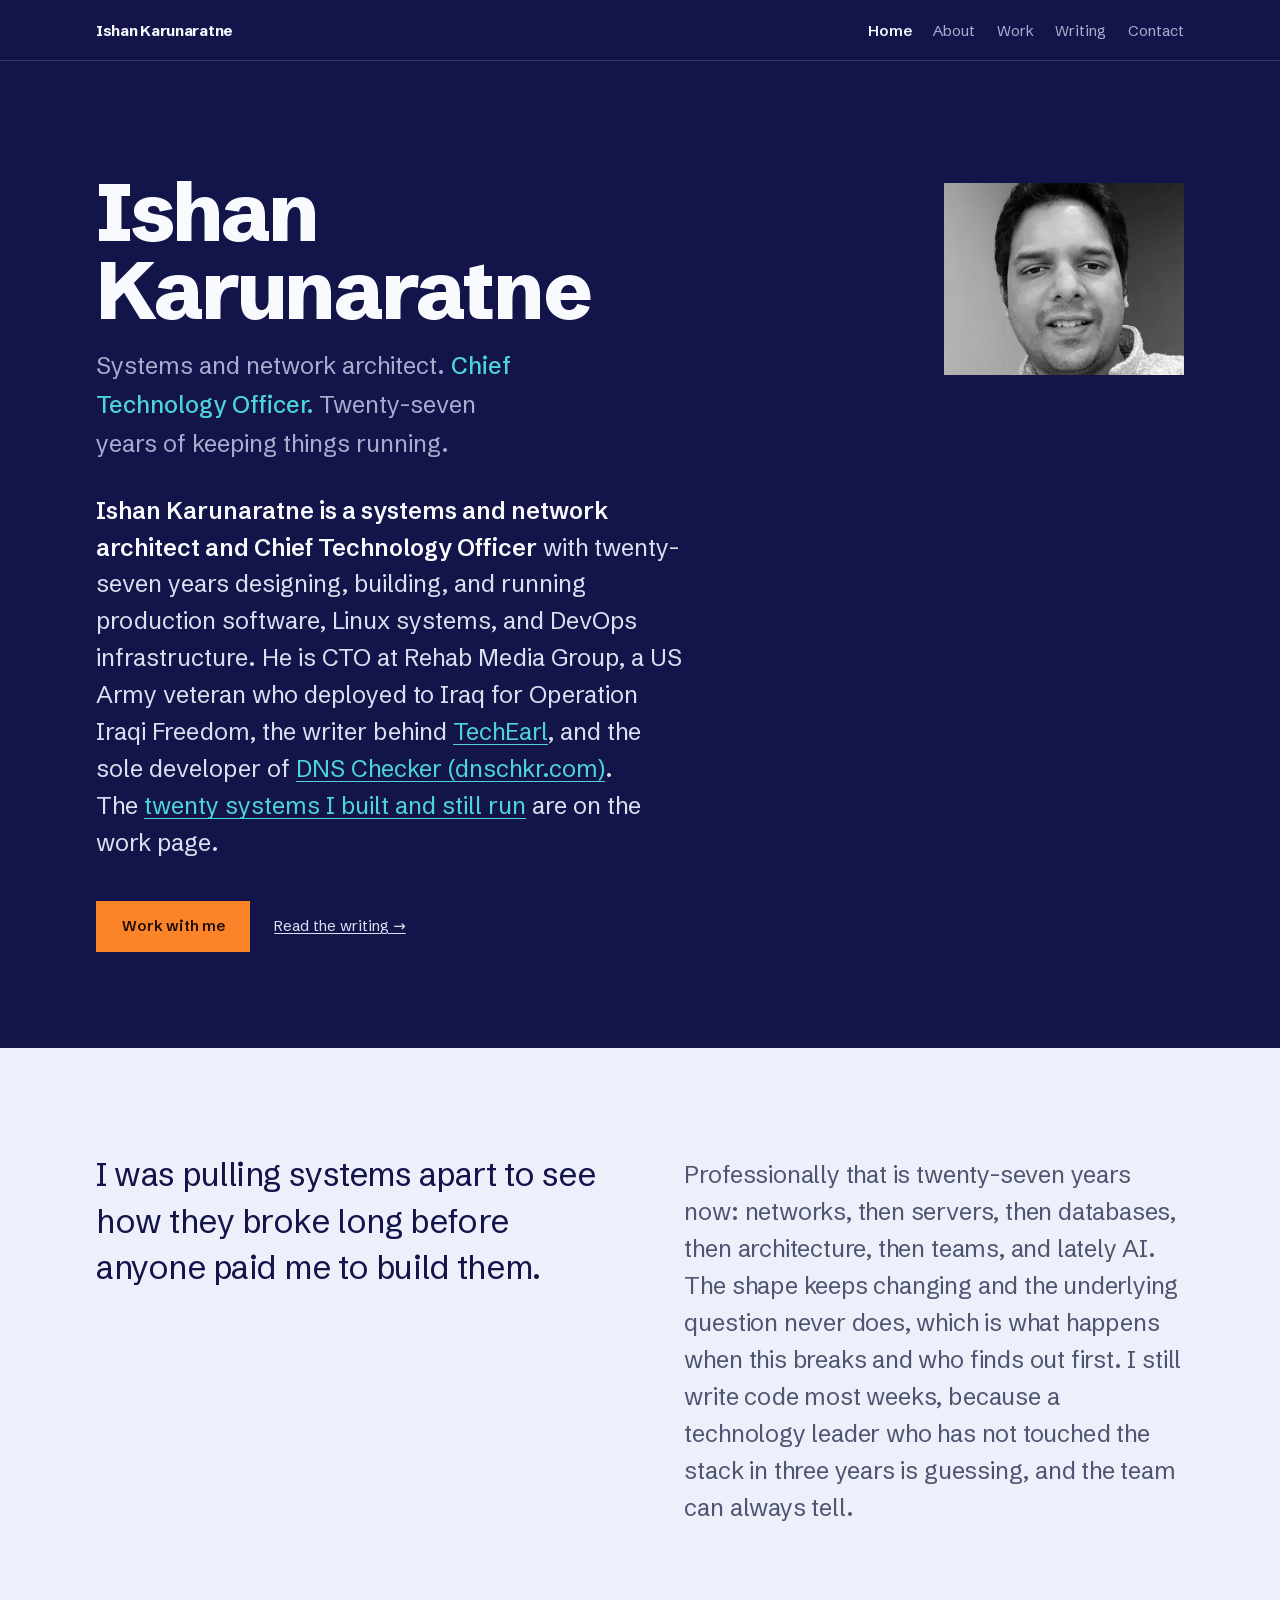
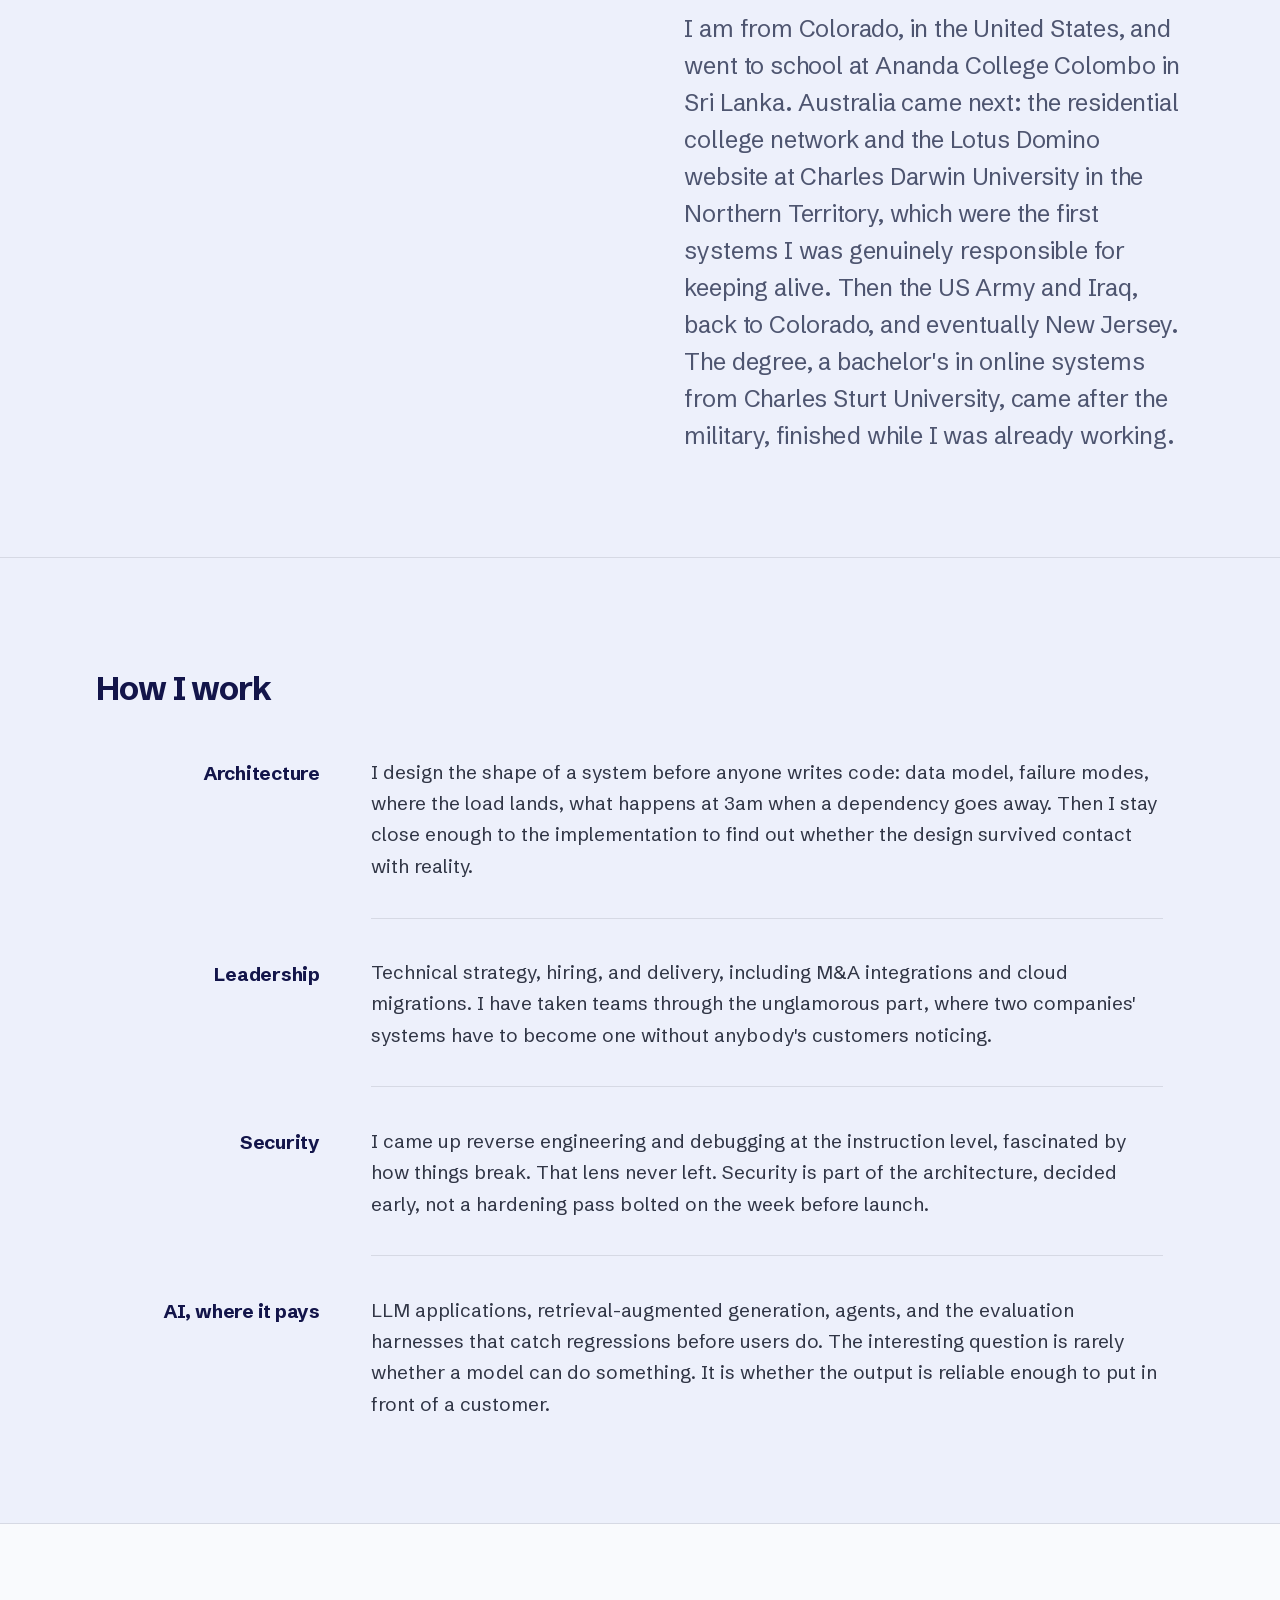
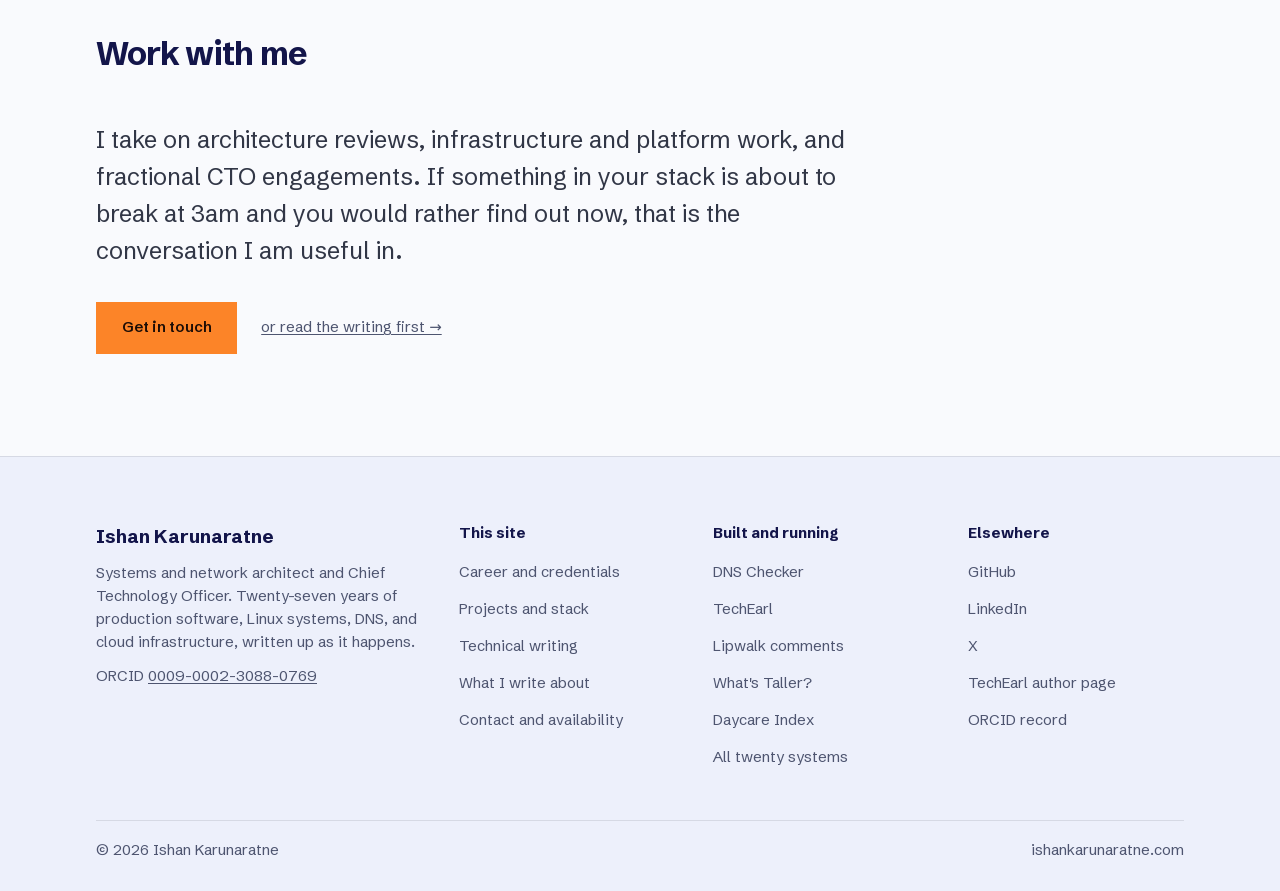
<file: index.html>
<!doctype html>
<html lang="en">
<head>
<meta charset="utf-8">
<meta name="viewport" content="width=device-width, initial-scale=1">
<title>Ishan Karunaratne, Systems and Network Architect, CTO</title>
<meta name="description" content="Ishan Karunaratne, systems and network architect and Chief Technology Officer at Rehab Media Group. Cloud, Linux, DNS, and infrastructure. US Army veteran.">
<link rel="canonical" href="https://ishankarunaratne.com/">
<meta name="author" content="Ishan Karunaratne">
<meta name="robots" content="index, follow, max-image-preview:large, max-snippet:-1">

<meta property="og:type" content="profile">
<meta property="og:url" content="https://ishankarunaratne.com/">
<meta property="og:title" content="Ishan Karunaratne, Systems and Network Architect, CTO">
<meta property="og:description" content="Ishan Karunaratne, systems and network architect and Chief Technology Officer at Rehab Media Group. Cloud, Linux, DNS, and infrastructure. US Army veteran.">
<meta property="og:image" content="https://ishankarunaratne.com/assets/ishan-karunaratne.webp">
<meta name="twitter:card" content="summary">
<meta name="twitter:creator" content="@ishankaru">

<link rel="preconnect" href="https://www.googletagmanager.com">
<link rel="preload" href="/assets/fonts/schibsted-400-500-600-700-800.woff2" as="font" type="font/woff2" crossorigin>
<link rel="stylesheet" href="/assets/style.css">
<link rel="icon" href="/favicon.ico" sizes="32x32">
<link rel="icon" href="/favicon.svg" type="image/svg+xml">
<link rel="apple-touch-icon" href="/apple-touch-icon.png">
<script type="application/ld+json">
{
  "@context": "https://schema.org",
  "@graph": [
    {
      "@type": "Person",
      "@id": "https://ishankarunaratne.com/#person",
      "name": "Ishan Karunaratne",
      "givenName": "Ishan",
      "familyName": "Karunaratne",
      "url": "https://ishankarunaratne.com/",
      "image": "https://ishankarunaratne.com/assets/ishan-karunaratne.webp",
      "jobTitle": "Systems and Network Architect, Chief Technology Officer",
      "disambiguatingDescription": "The systems and network architect and Chief Technology Officer at Rehab Media Group, US Army veteran of Operation Iraqi Freedom, writer of TechEarl and developer of DNS Checker. Not the frontend engineer at Moresand Technologies, and not the founder and managing director of Sinhalite Holdings in Sri Lanka. Identified uniquely by ORCID 0009-0002-3088-0769.",
      "description": "Ishan Karunaratne is a systems and network architect and Chief Technology Officer with twenty-seven years designing, building, and running production software, cloud and network architecture, Linux systems, and the bare metal underneath them. Schooled at Ananda College Colombo in Sri Lanka and degreed at Charles Sturt University in Australia, now based in Medford, New Jersey. A US Army veteran who served in Operation Iraqi Freedom. He writes TechEarl and built DNS Checker.",
      "nationality": {
        "@type": "Country",
        "name": "United States"
      },
      "homeLocation": {
        "@type": "Place",
        "address": {
          "@type": "PostalAddress",
          "addressLocality": "Medford",
          "addressRegion": "NJ",
          "addressCountry": "US"
        }
      },
      "identifier": {
        "@type": "PropertyValue",
        "propertyID": "ORCID",
        "value": "0009-0002-3088-0769",
        "url": "https://orcid.org/0009-0002-3088-0769"
      },
      "sameAs": [
        "https://techearl.com/author",
        "https://dnschkr.com/blog/author/ishan-karunaratne",
        "https://github.com/ishankaru",
        "https://www.linkedin.com/in/ishankarunaratne/",
        "https://x.com/ishankaru",
        "https://orcid.org/0009-0002-3088-0769",
        "https://www.threads.com/@ishan.karunaratne",
        "https://www.rehab.com/expert/ishan-karunaratne"
      ],
      "worksFor": {
        "@type": "Organization",
        "name": "Rehab Media Group",
        "url": "https://rehabmedia.com"
      },
      "alumniOf": [
        {
          "@type": "CollegeOrUniversity",
          "name": "Charles Sturt University",
          "url": "https://www.csu.edu.au",
          "address": {
            "@type": "PostalAddress",
            "addressCountry": "AU"
          }
        },
        {
          "@type": "EducationalOrganization",
          "name": "Ananda College Colombo",
          "alternateName": "Ananda College",
          "url": "https://www.anandacollege.lk",
          "address": {
            "@type": "PostalAddress",
            "addressLocality": "Colombo",
            "addressCountry": "LK"
          }
        }
      ],
      "hasOccupation": {
        "@type": "Occupation",
        "name": "Chief Technology Officer",
        "occupationalCategory": "15-1299.00"
      },
      "knowsAbout": [
        "Software architecture",
        "Distributed systems",
        "Linux systems administration",
        "DevOps",
        "CI/CD",
        "MySQL",
        "PostgreSQL",
        "Elasticsearch",
        "Redis",
        "Application security",
        "DNS",
        "DNSSEC",
        "Networking",
        "Network architecture",
        "BGP",
        "Bare metal infrastructure",
        "Cloud infrastructure",
        "AWS",
        "Google Cloud Platform",
        "Docker",
        "Kubernetes",
        "Terraform",
        "AI engineering",
        "Large language models",
        "Retrieval-augmented generation",
        "Node.js",
        "TypeScript",
        "PHP",
        "Python",
        "React",
        "Next.js",
        "WordPress",
        "Lotus Domino",
        "Performance optimization",
        "Technical writing"
      ],
      "owns": [
        {
          "@id": "https://ishankarunaratne.com/#dnschkr"
        },
        {
          "@id": "https://ishankarunaratne.com/#techearl"
        },
        {
          "@id": "https://ishankarunaratne.com/#kendraya"
        },
        {
          "@id": "https://ishankarunaratne.com/#chalkstash"
        },
        {
          "@id": "https://ishankarunaratne.com/#energydrinkflavors"
        },
        {
          "@id": "https://ishankarunaratne.com/#icecreammakerheaven"
        },
        {
          "@id": "https://ishankarunaratne.com/#aquariumfishguide"
        },
        {
          "@id": "https://ishankarunaratne.com/#lipwalk"
        },
        {
          "@id": "https://ishankarunaratne.com/#daycareindex"
        },
        {
          "@id": "https://ishankarunaratne.com/#whatstaller"
        },
        {
          "@id": "https://ishankarunaratne.com/#ald"
        },
        {
          "@id": "https://ishankarunaratne.com/#babycarseat"
        },
        {
          "@id": "https://ishankarunaratne.com/#lyricslk"
        },
        {
          "@id": "https://ishankarunaratne.com/#chordslk"
        },
        {
          "@id": "https://ishankarunaratne.com/#jwaedge"
        },
        {
          "@id": "https://ishankarunaratne.com/#drp"
        },
        {
          "@id": "https://ishankarunaratne.com/#insidedns"
        },
        {
          "@id": "https://ishankarunaratne.com/#wppaste"
        },
        {
          "@id": "https://ishankarunaratne.com/#b64enc"
        },
        {
          "@id": "https://ishankarunaratne.com/#b64dec"
        }
      ]
    },
    {
      "@type": "ProfilePage",
      "@id": "https://ishankarunaratne.com/#profilepage",
      "url": "https://ishankarunaratne.com/",
      "name": "Ishan Karunaratne, Systems and Network Architect, CTO",
      "mainEntity": {
        "@id": "https://ishankarunaratne.com/#person"
      },
      "dateCreated": "2026-08-17",
      "dateModified": "2026-11-23",
      "inLanguage": "en-US"
    },
    {
      "@type": "WebSite",
      "@id": "https://ishankarunaratne.com/#website",
      "url": "https://ishankarunaratne.com/",
      "name": "Ishan Karunaratne",
      "publisher": {
        "@id": "https://ishankarunaratne.com/#person"
      },
      "inLanguage": "en-US"
    },
    {
      "@type": "WebApplication",
      "@id": "https://ishankarunaratne.com/#dnschkr",
      "name": "DNS Checker",
      "alternateName": "dnschkr.com",
      "url": "https://dnschkr.com",
      "description": "Domain intelligence platform analyzing more than 240 million domains a day. DNS health checks, propagation, IP intelligence, and email authentication.",
      "inLanguage": "en",
      "creator": {
        "@id": "https://ishankarunaratne.com/#person"
      },
      "publisher": {
        "@id": "https://ishankarunaratne.com/#person"
      },
      "applicationCategory": "DeveloperApplication",
      "operatingSystem": "Any",
      "offers": {
        "@type": "Offer",
        "price": "0",
        "priceCurrency": "USD"
      }
    },
    {
      "@type": "Blog",
      "@id": "https://ishankarunaratne.com/#techearl",
      "name": "TechEarl",
      "url": "https://techearl.com",
      "sameAs": [
        "https://www.facebook.com/thetechearl"
      ],
      "description": "Field notes on shipping real systems: WordPress, Linux, DevOps, application security, databases, JavaScript, CSS, AI engineering, and regex.",
      "inLanguage": "en",
      "creator": {
        "@id": "https://ishankarunaratne.com/#person"
      },
      "author": {
        "@id": "https://ishankarunaratne.com/#person"
      },
      "publisher": {
        "@id": "https://ishankarunaratne.com/#person"
      }
    },
    {
      "@type": "WebApplication",
      "@id": "https://ishankarunaratne.com/#lipwalk",
      "name": "Lipwalk",
      "url": "https://lipwalk.com",
      "description": "Privacy-first embeddable comment system with threaded discussion, reactions, star ratings, and AI moderation. No third-party tracking.",
      "inLanguage": "en",
      "creator": {
        "@id": "https://ishankarunaratne.com/#person"
      },
      "publisher": {
        "@id": "https://ishankarunaratne.com/#person"
      },
      "applicationCategory": "DeveloperApplication",
      "operatingSystem": "Any",
      "offers": {
        "@type": "Offer",
        "price": "0",
        "priceCurrency": "USD"
      }
    },
    {
      "@type": "WebSite",
      "@id": "https://ishankarunaratne.com/#chalkstash",
      "name": "ChalkStash",
      "url": "https://chalkstash.com/",
      "description": "Classroom wish lists for PreK to 12 teachers: teacher supplies with live Amazon prices, browsable by grade and need, shared with families who buy from the retailer while the teacher confirms delivery.",
      "inLanguage": "en",
      "creator": {
        "@id": "https://ishankarunaratne.com/#person"
      },
      "publisher": {
        "@id": "https://ishankarunaratne.com/#person"
      }
    },
    {
      "@type": "WebSite",
      "@id": "https://ishankarunaratne.com/#energydrinkflavors",
      "name": "Energy Drink Flavors",
      "url": "https://energydrinkflavors.com/",
      "description": "Fan and reference site listing energy drink flavors by brand: 508 flavors from 32 brands, each with caffeine per can and per fl oz sourced from the label or the brand's product page, plus a compare tool and an energy drink caffeine chart.",
      "inLanguage": "en",
      "creator": {
        "@id": "https://ishankarunaratne.com/#person"
      },
      "publisher": {
        "@id": "https://ishankarunaratne.com/#person"
      }
    },
    {
      "@type": "WebSite",
      "@id": "https://ishankarunaratne.com/#icecreammakerheaven",
      "name": "Ice Cream Maker Heaven",
      "url": "https://icecreammakerheaven.com/",
      "description": "Fan and reference site comparing home ice cream makers: 59 machines from 21 brands, Ninja CREAMi models, freezer bowl and built-in freezer ice cream makers, soft serve and old-fashioned machines, with specs from each maker's page or manual or the Amazon listing, a machine finder, a compare tool and 40 recipes.",
      "inLanguage": "en",
      "creator": {
        "@id": "https://ishankarunaratne.com/#person"
      },
      "publisher": {
        "@id": "https://ishankarunaratne.com/#person"
      }
    },
    {
      "@type": "WebSite",
      "@id": "https://ishankarunaratne.com/#aquariumfishguide",
      "name": "Aquarium Fish Guide",
      "url": "https://aquariumfishguide.com/",
      "description": "Aquarium stocking calculator and 3D tank builder: add fish, decor, gear and a stand and read stocking at adult size, which fish get along, a shared temperature range and the full weight, with care pages for 65 aquarium fish plus a cherry shrimp and a mystery snail, a fish tank weight chart and a substrate calculator.",
      "inLanguage": "en",
      "creator": {
        "@id": "https://ishankarunaratne.com/#person"
      },
      "publisher": {
        "@id": "https://ishankarunaratne.com/#person"
      }
    },
    {
      "@type": "WebSite",
      "@id": "https://ishankarunaratne.com/#kendraya",
      "name": "Kendraya",
      "url": "https://kendraya.com/",
      "description": "Free birth chart calculator with Vedic and Western astrology charts, a daily horoscope for all twelve signs calculated from real planetary positions, Mercury retrograde dates, zodiac sign dates and a baby name finder.",
      "inLanguage": "en",
      "creator": {
        "@id": "https://ishankarunaratne.com/#person"
      },
      "publisher": {
        "@id": "https://ishankarunaratne.com/#person"
      }
    },
    {
      "@type": "WebApplication",
      "@id": "https://ishankarunaratne.com/#whatstaller",
      "name": "What's Taller?",
      "alternateName": ["Whats Taller", "What's Taller", "whatstaller.com"],
      "url": "https://whatstaller.com/",
      "description": "Free height comparison tool that answers \"what's taller?\" at true scale: put Godzilla beside the Eiffel Tower, the Statue of Liberty beside Burj Khalifa, or yourself beside any of 550 real and fictional subjects, with a cited source for every measurement, shareable scene links, and PNG export.",
      "keywords": "what's taller, whats taller, height comparison, size comparison, how tall is, compare heights, true scale",
      "inLanguage": "en",
      "creator": {
        "@id": "https://ishankarunaratne.com/#person"
      },
      "author": {
        "@id": "https://ishankarunaratne.com/#person"
      },
      "publisher": {
        "@id": "https://ishankarunaratne.com/#person"
      },
      "applicationCategory": "EducationalApplication",
      "operatingSystem": "Any",
      "isAccessibleForFree": true,
      "offers": {
        "@type": "Offer",
        "price": "0",
        "priceCurrency": "USD"
      }
    },
    {
      "@type": "WebSite",
      "@id": "https://ishankarunaratne.com/#daycareindex",
      "name": "Daycare Index",
      "url": "https://daycareindex.com",
      "description": "Daycare Index is a childcare directory covering 14,333 licensed providers across Texas. Search by city or ZIP and compare programs, ages, hours, locations and licensing and inspection information. No paid placement and no sponsored listings.",
      "inLanguage": "en",
      "creator": {
        "@id": "https://ishankarunaratne.com/#person"
      },
      "publisher": {
        "@id": "https://ishankarunaratne.com/#person"
      }
    },
    {
      "@type": "WebSite",
      "@id": "https://ishankarunaratne.com/#ald",
      "name": "American Lawyers Directory",
      "url": "https://americanlawyersdirectory.com",
      "description": "Independent attorney directory covering all 50 states and DC, with listings planned across eight practice areas, built on state bar records; organic rankings cannot be bought and sponsored placements are labeled.",
      "inLanguage": "en",
      "creator": {
        "@id": "https://ishankarunaratne.com/#person"
      },
      "publisher": {
        "@id": "https://ishankarunaratne.com/#person"
      }
    },
    {
      "@type": "WebSite",
      "@id": "https://ishankarunaratne.com/#babycarseat",
      "name": "BabyCarSeat.info",
      "url": "https://babycarseat.info/",
      "description": "A US baby car seat catalog built from manufacturer manuals: 228 models across 15 brands compared on the published weight, height and age limits, with infant, convertible, rotating and booster seat hubs, car seat laws by state and the NHTSA recall list. Research summaries only, with no hands-on or crash testing.",
      "inLanguage": "en",
      "creator": {
        "@id": "https://ishankarunaratne.com/#person"
      },
      "publisher": {
        "@id": "https://ishankarunaratne.com/#person"
      }
    },
    {
      "@type": "WebSite",
      "@id": "https://ishankarunaratne.com/#lyricslk",
      "name": "Lyrics LK",
      "url": "https://lyrics-lk.com",
      "description": "Archive of Sinhala song lyrics from Sri Lanka.",
      "inLanguage": "en",
      "creator": {
        "@id": "https://ishankarunaratne.com/#person"
      },
      "publisher": {
        "@id": "https://ishankarunaratne.com/#person"
      }
    },
    {
      "@type": "WebSite",
      "@id": "https://ishankarunaratne.com/#chordslk",
      "name": "Chords LK",
      "url": "https://chordslk.com",
      "description": "Guitar chords and tabs for Sinhala songs.",
      "inLanguage": "en",
      "creator": {
        "@id": "https://ishankarunaratne.com/#person"
      },
      "publisher": {
        "@id": "https://ishankarunaratne.com/#person"
      }
    },
    {
      "@type": "WebSite",
      "@id": "https://ishankarunaratne.com/#jwaedge",
      "name": "JWA Edge",
      "url": "https://jwaedge.com/",
      "description": "A Jurassic World Alive dinosaur database exported from the game's own data: 526 creatures, 2,005 ability records and 250 fusion recipes, with stat comparison, hybrids and raid strategies, regenerated each patch.",
      "inLanguage": "en",
      "creator": {
        "@id": "https://ishankarunaratne.com/#person"
      },
      "publisher": {
        "@id": "https://ishankarunaratne.com/#person"
      }
    },
    {
      "@type": "WebSite",
      "@id": "https://ishankarunaratne.com/#drp",
      "name": "Dr Pepper Addiction",
      "url": "https://drpepperaddiction.com",
      "description": "Catalogue of Dr Pepper varieties with caffeine and nutrition data, plus caffeine-dependence information.",
      "inLanguage": "en",
      "creator": {
        "@id": "https://ishankarunaratne.com/#person"
      },
      "publisher": {
        "@id": "https://ishankarunaratne.com/#person"
      }
    },
    {
      "@type": "WebApplication",
      "@id": "https://ishankarunaratne.com/#insidedns",
      "name": "InsideDNS",
      "url": "https://insidedns.com/",
      "description": "Three original browser games that teach how DNS works, plus a twelve-mission DNS learning path with experiments, explanation checks and teaching notes.",
      "inLanguage": "en",
      "creator": {
        "@id": "https://ishankarunaratne.com/#person"
      },
      "publisher": {
        "@id": "https://ishankarunaratne.com/#person"
      },
      "applicationCategory": "EducationalApplication",
      "operatingSystem": "Any",
      "offers": {
        "@type": "Offer",
        "price": "0",
        "priceCurrency": "USD"
      }
    },
    {
      "@type": "WebApplication",
      "@id": "https://ishankarunaratne.com/#wppaste",
      "name": "WPPaste",
      "url": "https://wppaste.com",
      "description": "Code paste tool for WordPress developers with PHP and JavaScript highlighting and WordPress functions and hooks auto-linked to the documentation.",
      "inLanguage": "en",
      "creator": {
        "@id": "https://ishankarunaratne.com/#person"
      },
      "publisher": {
        "@id": "https://ishankarunaratne.com/#person"
      },
      "applicationCategory": "DeveloperApplication",
      "operatingSystem": "Any",
      "offers": {
        "@type": "Offer",
        "price": "0",
        "priceCurrency": "USD"
      }
    },
    {
      "@type": "WebApplication",
      "@id": "https://ishankarunaratne.com/#b64enc",
      "name": "Base64 Encode",
      "url": "https://yobase64encode.com",
      "description": "Free online Base64 encoder.",
      "inLanguage": "en",
      "creator": {
        "@id": "https://ishankarunaratne.com/#person"
      },
      "publisher": {
        "@id": "https://ishankarunaratne.com/#person"
      },
      "applicationCategory": "UtilitiesApplication",
      "operatingSystem": "Any",
      "offers": {
        "@type": "Offer",
        "price": "0",
        "priceCurrency": "USD"
      }
    },
    {
      "@type": "WebApplication",
      "@id": "https://ishankarunaratne.com/#b64dec",
      "name": "Base64 Decode",
      "url": "https://yobase64decode.com",
      "description": "Free online Base64 decoder.",
      "inLanguage": "en",
      "creator": {
        "@id": "https://ishankarunaratne.com/#person"
      },
      "publisher": {
        "@id": "https://ishankarunaratne.com/#person"
      },
      "applicationCategory": "UtilitiesApplication",
      "operatingSystem": "Any",
      "offers": {
        "@type": "Offer",
        "price": "0",
        "priceCurrency": "USD"
      }
    }
  ]
}
</script>
<!-- Google tag (gtag.js) -->
<script async src="https://www.googletagmanager.com/gtag/js?id=G-11XFYLQ238"></script>
<script>
  window.dataLayer = window.dataLayer || [];
  function gtag(){dataLayer.push(arguments);}
  gtag('js', new Date());

  gtag('config', 'G-11XFYLQ238');
</script>

</head>
<body>
<a class="skip" href="#main">Skip to content</a>
<nav class="nav" aria-label="Primary">
  <div class="shell">
    <a class="nav__brand" href="/">Ishan Karunaratne</a>
    <ul class="nav__list"><li><a href="/" aria-current="page">Home</a></li><li><a href="/about/">About</a></li><li><a href="/work/">Work</a></li><li><a href="/writing/">Writing</a></li><li><a href="/contact/">Contact</a></li></ul>
  </div>
</nav>
<header class="masthead">
  <div class="shell">
    <div class="masthead__grid">
      <div class="masthead__id">
        <h1>Ishan <span class="h1-break">Karunaratne</span></h1>
        <p class="masthead__role">Systems and network architect. <em>Chief Technology Officer.</em> Twenty-seven years of keeping things running.</p>

        <p class="lede" id="definition">
          <strong>Ishan Karunaratne is a systems and network architect and Chief Technology Officer</strong>
          with twenty-seven years designing, building, and running production software, Linux
          systems, and DevOps infrastructure. He is CTO at Rehab Media Group, a US Army veteran who deployed to Iraq for
          Operation Iraqi Freedom, the writer behind <a href="https://techearl.com">TechEarl</a>, and
          the sole developer of <a href="https://dnschkr.com">DNS Checker (dnschkr.com)</a>. The
          <a href="/work/">twenty systems I built and still run</a> are on the work page.
        </p>

        <p class="masthead__cta">
          <a class="btn" href="/contact/">Work with me</a>
          <a href="https://techearl.com">Read the writing &rarr;</a>
        </p>
      </div>

      <div class="masthead__portrait">
        <img src="/assets/ishan-karunaratne.webp" alt="Ishan Karunaratne, Chief Technology Officer" width="312" height="250" fetchpriority="high">
      </div>
    </div>
  </div>
</header>
<main id="main">
<section class="note">
  <div class="shell">
    <p>I was pulling systems apart to see how they broke long before anyone paid me to build them.</p>
    <p>Professionally that is twenty-seven years now: networks, then servers, then databases,
    then architecture, then teams, and lately AI. The shape keeps changing and the underlying
    question never does, which is what happens when this breaks and who finds out first. I
    still write code most weeks, because a technology leader who has not touched the stack in
    three years is guessing, and the team can always tell.</p>
    <p>I am from Colorado, in the United States, and went to school at Ananda College Colombo in Sri
    Lanka. Australia came
    next: the residential college network and the Lotus Domino website at Charles Darwin University in
    the Northern Territory, which were the first systems I was genuinely responsible for keeping alive.
    Then the US Army and Iraq, back to Colorado, and eventually New Jersey. The degree, a bachelor's in
    online systems from Charles Sturt University, came after the military, finished while I was already
    working.</p>
  </div>
</section>
<section class="sec" id="practice">
  <div class="shell">
    <h2>How I work</h2>
    <div class="practice">
      <h3>Architecture</h3>
      <p>I design the shape of a system before anyone writes code: data model, failure modes, where
      the load lands, what happens at 3am when a dependency goes away. Then I stay close enough to the
      implementation to find out whether the design survived contact with reality.</p>

      <h3>Leadership</h3>
      <p>Technical strategy, hiring, and delivery, including M&amp;A integrations and cloud migrations.
      I have taken teams through the unglamorous part, where two companies' systems have to become one
      without anybody's customers noticing.</p>

      <h3>Security</h3>
      <p>I came up reverse engineering and debugging at the instruction level, fascinated by how things
      break. That lens never left. Security is part of the architecture, decided early, not a hardening
      pass bolted on the week before launch.</p>

      <h3>AI, where it pays</h3>
      <p>LLM applications, retrieval-augmented generation, agents, and the evaluation harnesses that
      catch regressions before users do. The interesting question is rarely whether a model can do
      something. It is whether the output is reliable enough to put in front of a customer.</p>
    </div>
  </div>
</section>

<section class="sec" id="explore">
  <div class="shell">
    <h2>Work with me</h2>
    <p class="closer">I take on architecture reviews, infrastructure and platform work, and fractional CTO engagements. If something in your stack is about to break at 3am and you would rather find out now, that is the conversation I am useful in.</p>
    <p class="closer__cta"><a class="btn" href="/contact/">Get in touch</a> <a class="closer__alt" href="/writing/">or read the writing first &rarr;</a></p>
  </div>
</section>

</main>
<footer class="foot" role="contentinfo">
  <div class="shell">
    <div class="foot__grid">
      <div class="foot__id">
        <p class="foot__name"><a href="/">Ishan Karunaratne</a></p>
        <p class="foot__blurb">Systems and network architect and Chief Technology Officer. Twenty-seven
        years of production software, Linux systems, DNS, and cloud infrastructure, written up as it
        happens.</p>
        <p class="foot__orcid">ORCID <a href="https://orcid.org/0009-0002-3088-0769">0009-0002-3088-0769</a></p>
      </div>

      <nav class="foot__col" aria-label="This site">
        <p class="foot__h">This site</p>
        <ul>
          <li><a href="/about/">Career and credentials</a></li>
          <li><a href="/work/">Projects and stack</a></li>
          <li><a href="/writing/">Technical writing</a></li>
          <li><a href="/writing/#topics">What I write about</a></li>
          <li><a href="/contact/">Contact and availability</a></li>
        </ul>
      </nav>

      <nav class="foot__col" aria-label="Systems I built">
        <p class="foot__h">Built and running</p>
        <ul>
          <li><a href="https://dnschkr.com/dns-inspector">DNS Checker</a></li>
          <li><a href="https://techearl.com">TechEarl</a></li>
          <li><a href="https://lipwalk.com/docs">Lipwalk comments</a></li>
          <li><a href="https://whatstaller.com/compare/worlds-tallest">What&#39;s Taller?</a></li>
          <li><a href="https://daycareindex.com/texas/houston">Daycare Index</a></li>
          <li><a href="/work/">All twenty systems</a></li>
        </ul>
      </nav>

      <nav class="foot__col" aria-label="Profiles elsewhere">
        <p class="foot__h">Elsewhere</p>
        <ul>
          <li><a rel="me" href="https://github.com/ishankaru">GitHub</a></li>
          <li><a rel="me" href="https://www.linkedin.com/in/ishankarunaratne/">LinkedIn</a></li>
          <li><a rel="me" href="https://x.com/ishankaru">X</a></li>
          <li><a rel="me" href="https://techearl.com/author">TechEarl author page</a></li>
          <li><a rel="me" href="https://orcid.org/0009-0002-3088-0769">ORCID record</a></li>
        </ul>
      </nav>
    </div>

    <div class="foot__base">
      <p>&copy; <span id="yr">2026</span> Ishan Karunaratne</p>
      <p class="foot__mono">ishankarunaratne.com</p>
    </div>
  </div>
</footer>
<script>
  document.getElementById('yr').textContent = new Date().getFullYear();
  // Progressive enhancement only. The hidden state is added here, not in the stylesheet,
  // so the page is fully readable if this never runs. A timeout reveals everything
  // unconditionally, which covers headless renderers and background tabs where
  // IntersectionObserver may not fire.
  (function () {
    if (!window.matchMedia('(prefers-reduced-motion: no-preference)').matches) return;
    if (!('IntersectionObserver' in window)) return;

    var items = document.querySelectorAll('.track > li, .work__item, .practice > article');
    if (!items.length) return;

    var revealAll = function () {
      items.forEach(function (el) { el.classList.add('in'); });
    };

    items.forEach(function (el, i) {
      el.style.setProperty('--i', i % 8);
      el.classList.add('reveal');
    });

    var io = new IntersectionObserver(function (entries) {
      entries.forEach(function (e) {
        if (e.isIntersecting) { e.target.classList.add('in'); io.unobserve(e.target); }
      });
    }, { rootMargin: '200px 0px 0px 0px' });

    items.forEach(function (el) { io.observe(el); });

    // Safety net: never leave anything hidden.
    setTimeout(revealAll, 2500);
    window.addEventListener('beforeprint', revealAll);
  })();
</script>
</body>
</html>
</file>
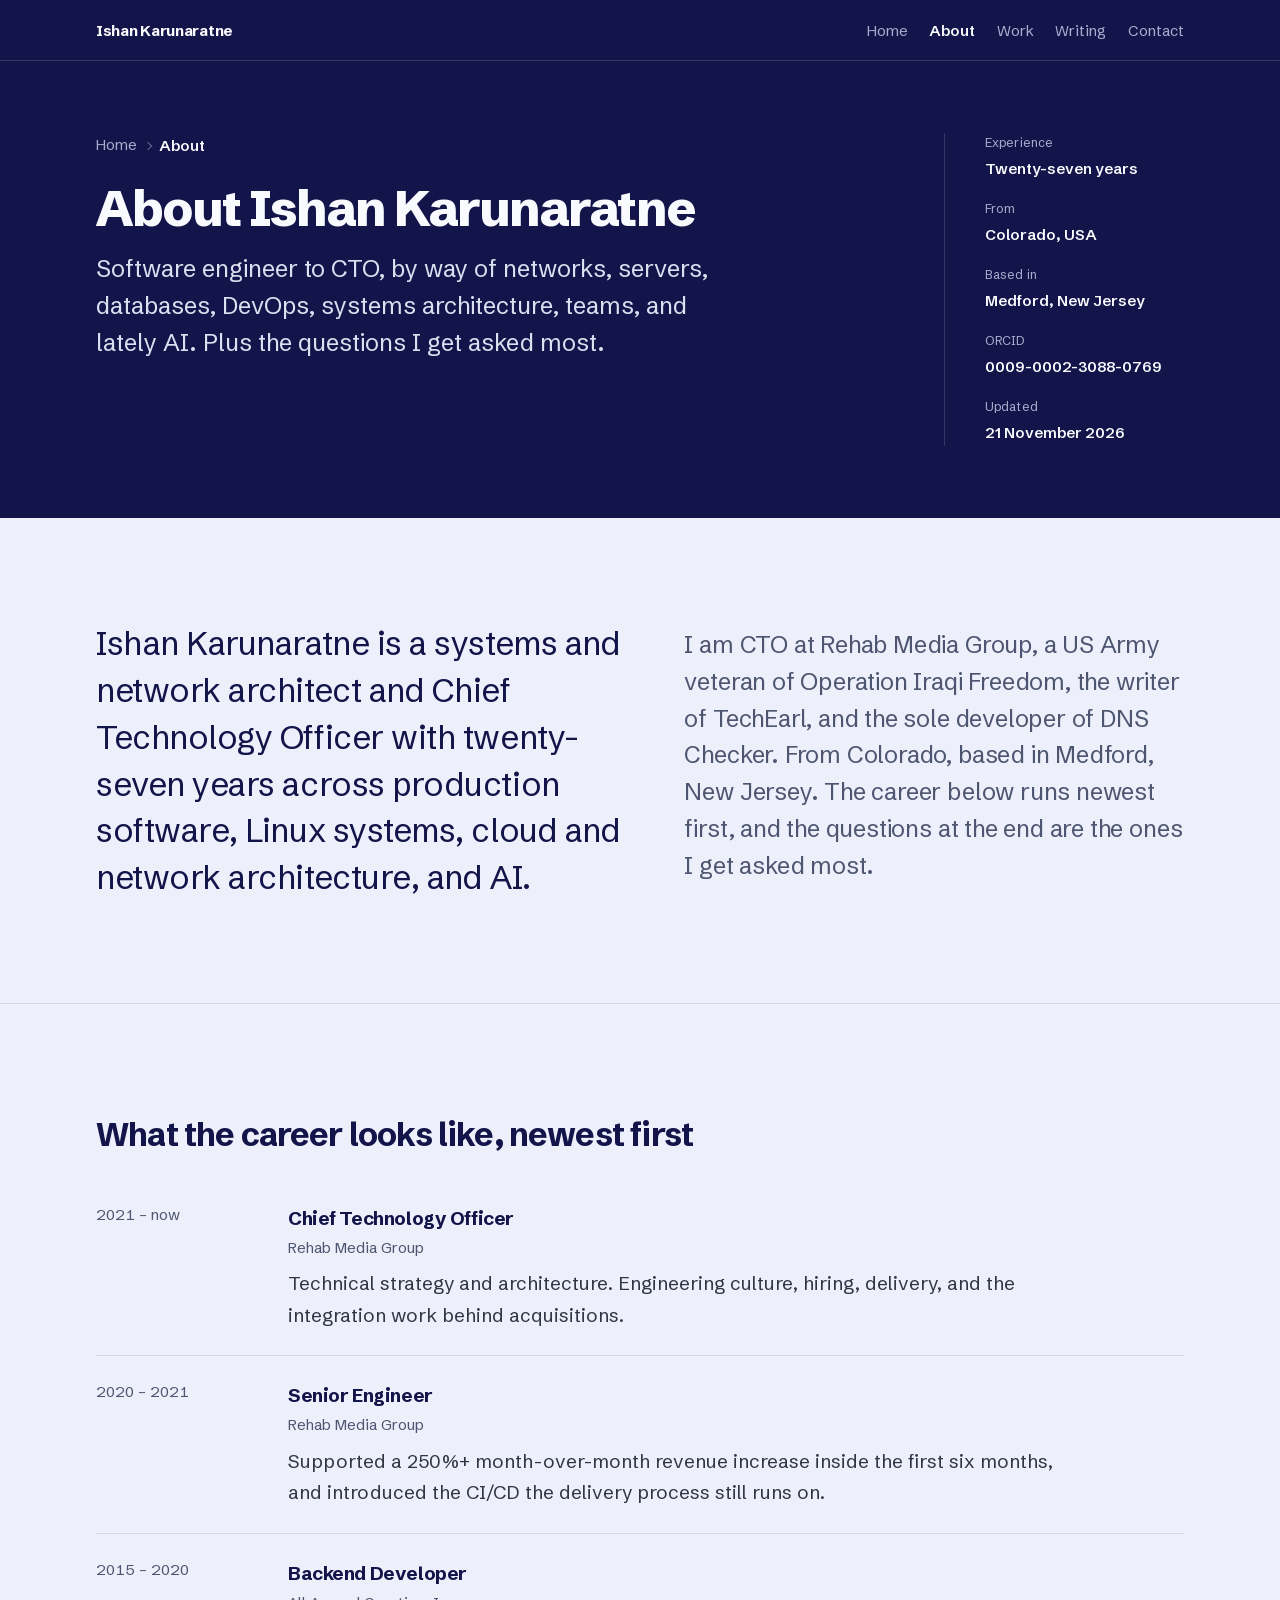
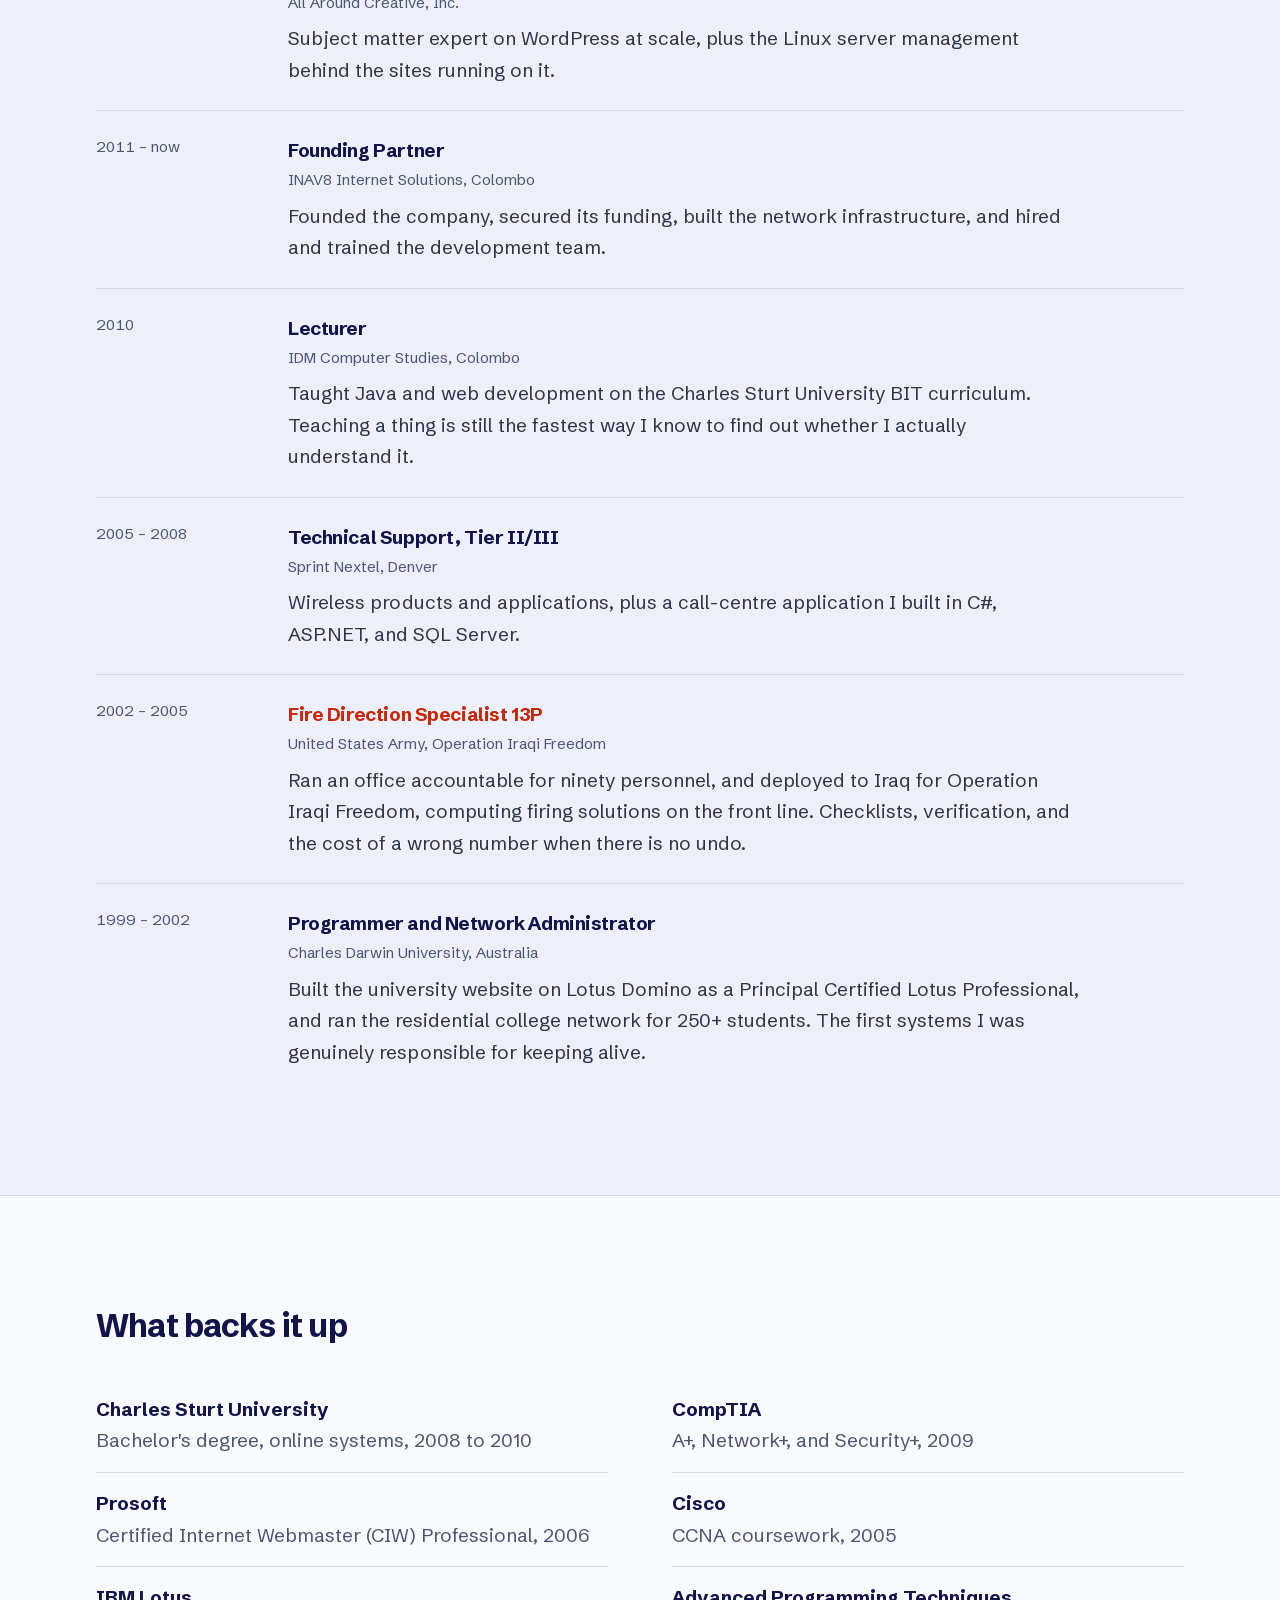
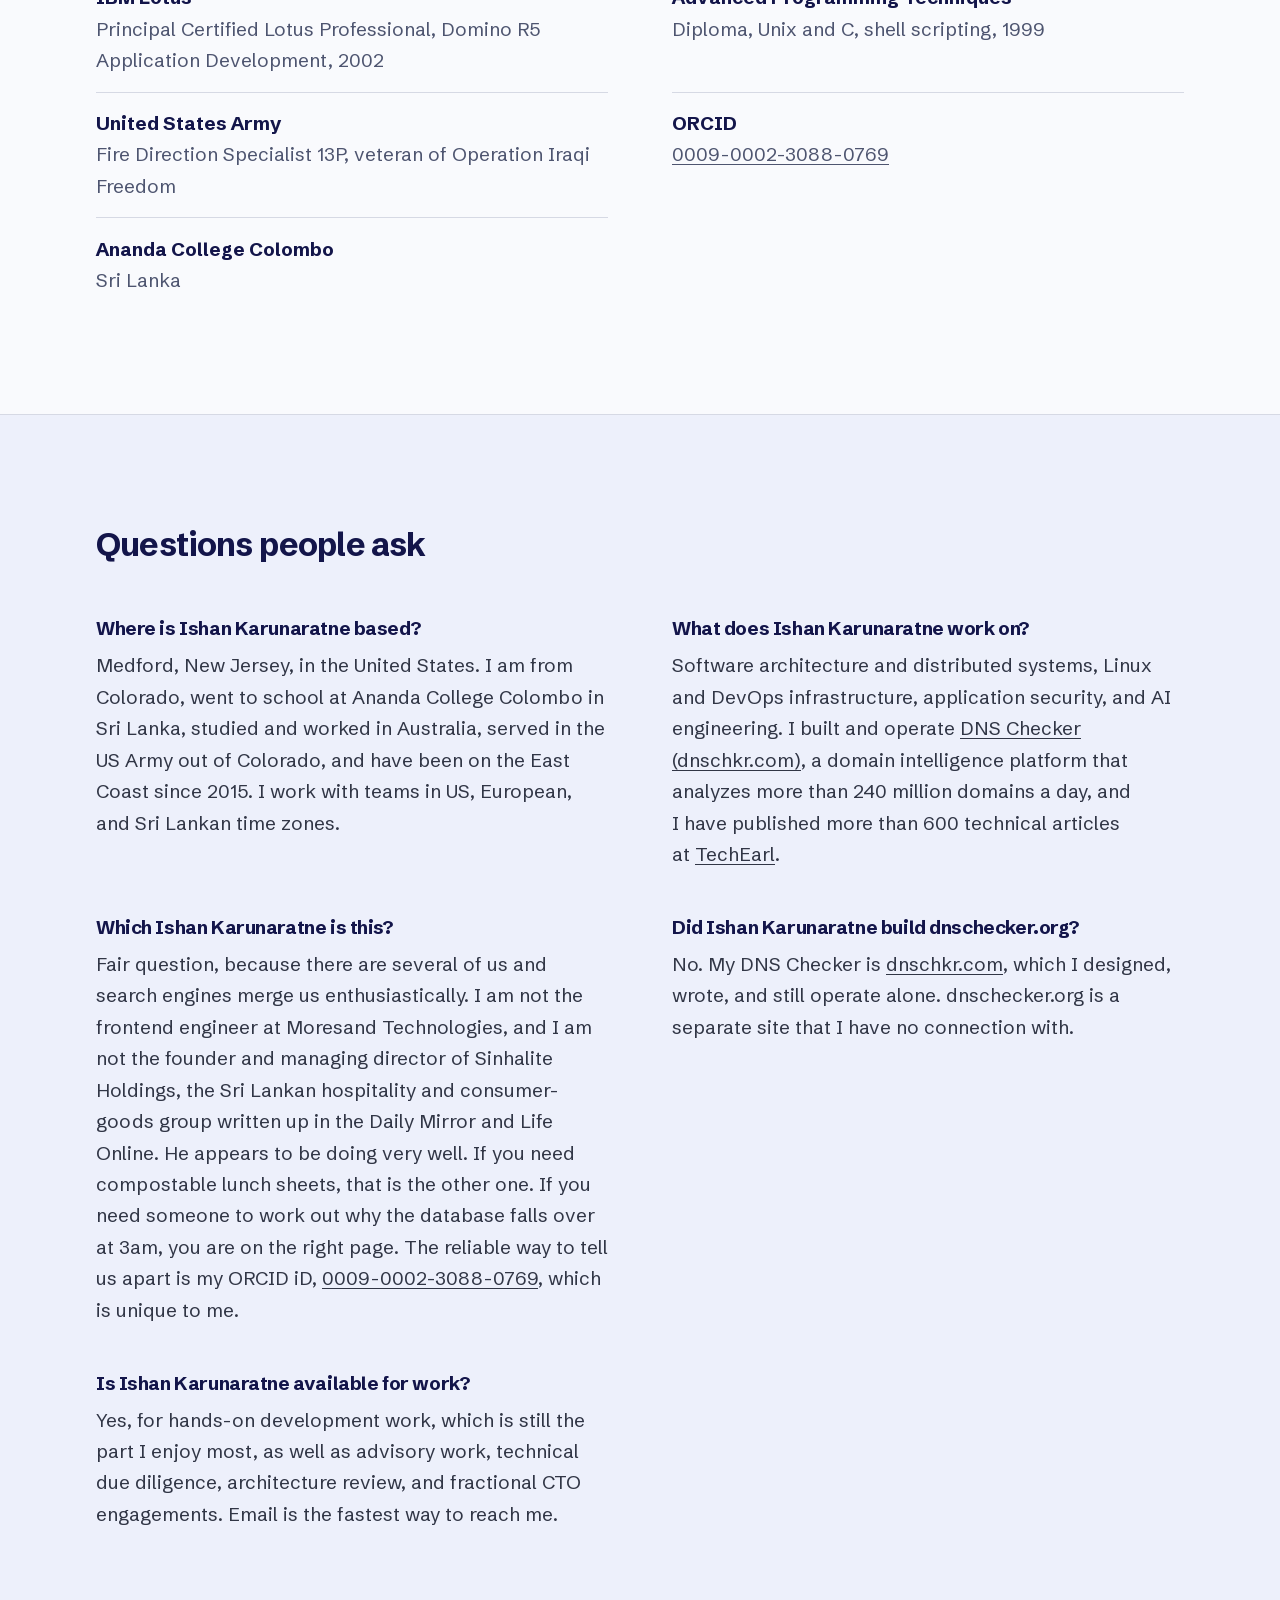
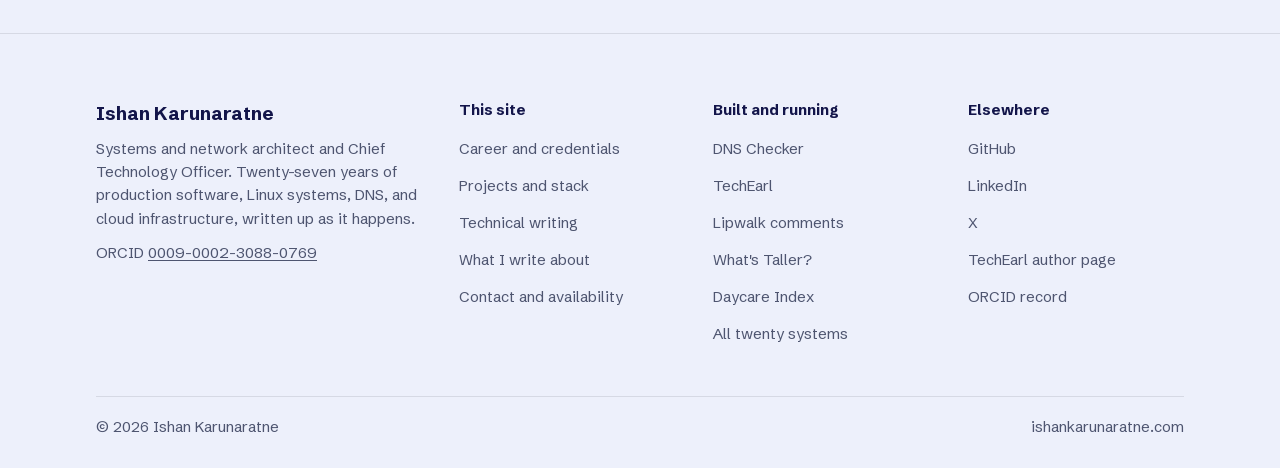
<file: about/index.html>
<!doctype html>
<html lang="en">
<head>
<meta charset="utf-8">
<meta name="viewport" content="width=device-width, initial-scale=1">
<title>About Ishan Karunaratne, Systems Architect and CTO</title>
<meta name="description" content="Twenty-seven years from software engineer to Chief Technology Officer: the career, the credentials, and the questions people ask most often.">
<link rel="canonical" href="https://ishankarunaratne.com/about/">
<meta name="author" content="Ishan Karunaratne">
<meta name="robots" content="index, follow, max-image-preview:large, max-snippet:-1">

<meta property="og:type" content="article">
<meta property="og:url" content="https://ishankarunaratne.com/about/">
<meta property="og:title" content="About Ishan Karunaratne, Systems Architect and CTO">
<meta property="og:description" content="Twenty-seven years from software engineer to Chief Technology Officer: the career, the credentials, and the questions people ask most often.">
<meta property="og:image" content="https://ishankarunaratne.com/assets/ishan-karunaratne.webp">
<meta name="twitter:card" content="summary">
<meta name="twitter:creator" content="@ishankaru">

<link rel="preconnect" href="https://www.googletagmanager.com">
<link rel="preload" href="/assets/fonts/schibsted-400-500-600-700-800.woff2" as="font" type="font/woff2" crossorigin>
<link rel="stylesheet" href="/assets/style.css">
<link rel="icon" href="/favicon.ico" sizes="32x32">
<link rel="icon" href="/favicon.svg" type="image/svg+xml">
<link rel="apple-touch-icon" href="/apple-touch-icon.png">
<script type="application/ld+json">
{"@context":"https://schema.org","@type":"BreadcrumbList","itemListElement":[
 {"@type":"ListItem","position":1,"name":"Home","item":"https://ishankarunaratne.com/"},
 {"@type":"ListItem","position":2,"name":"About","item":"https://ishankarunaratne.com/about/"}]}
</script>
<script type="application/ld+json">
{"@context":"https://schema.org","@type":"AboutPage","@id":"https://ishankarunaratne.com/about/","url":"https://ishankarunaratne.com/about/","name":"About Ishan Karunaratne",
 "datePublished":"2026-08-17","dateModified":"2026-11-21",
 "mainEntity":{"@type": "Person", "@id": "https://ishankarunaratne.com/#person", "name": "Ishan Karunaratne", "url": "https://ishankarunaratne.com/", "image": "https://ishankarunaratne.com/assets/ishan-karunaratne.webp", "jobTitle": "Systems and Network Architect, Chief Technology Officer", "worksFor": {"@type": "Organization", "name": "Rehab Media Group", "url": "https://rehabmedia.com"}, "identifier": {"@type": "PropertyValue", "propertyID": "ORCID", "value": "0009-0002-3088-0769", "url": "https://orcid.org/0009-0002-3088-0769"}, "homeLocation": {"@type": "Place", "address": {"@type": "PostalAddress", "addressLocality": "Medford", "addressRegion": "NJ", "addressCountry": "US"}}, "sameAs": ["https://www.linkedin.com/in/ishankarunaratne/", "https://github.com/ishankaru", "https://x.com/ishankaru", "https://orcid.org/0009-0002-3088-0769", "https://techearl.com/author", "https://www.rehab.com/expert/ishan-karunaratne"], "hasCredential": [{"@type": "EducationalOccupationalCredential", "name": "Bachelor's degree, online systems, Charles Sturt University", "credentialCategory": "degree", "dateCreated": "2010"}, {"@type": "EducationalOccupationalCredential", "name": "CompTIA A+", "credentialCategory": "certification", "dateCreated": "2009"}, {"@type": "EducationalOccupationalCredential", "name": "CompTIA Network+", "credentialCategory": "certification", "dateCreated": "2009"}, {"@type": "EducationalOccupationalCredential", "name": "CompTIA Security+", "credentialCategory": "certification", "dateCreated": "2009"}, {"@type": "EducationalOccupationalCredential", "name": "Prosoft Certified Internet Webmaster (CIW) Professional", "credentialCategory": "certification", "dateCreated": "2006"}, {"@type": "EducationalOccupationalCredential", "name": "Cisco CCNA coursework", "credentialCategory": "coursework", "dateCreated": "2005"}, {"@type": "EducationalOccupationalCredential", "name": "Principal Certified Lotus Professional, IBM Domino R5 Application Development", "credentialCategory": "certification", "dateCreated": "2002"}, {"@type": "EducationalOccupationalCredential", "name": "Diploma in Advanced Programming Techniques (Unix/C, shell scripting)", "credentialCategory": "diploma", "dateCreated": "1999"}]},
 "isPartOf":{"@id":"https://ishankarunaratne.com/#website"},
 "about":{"@id":"https://ishankarunaratne.com/#person"},
 "primaryImageOfPage":"https://ishankarunaratne.com/assets/ishan-karunaratne.webp"}
</script>
<script async src="https://www.googletagmanager.com/gtag/js?id=G-11XFYLQ238"></script>
<script>
  window.dataLayer = window.dataLayer || [];
  function gtag(){dataLayer.push(arguments);}
  gtag('js', new Date());

  gtag('config', 'G-11XFYLQ238');
</script>

</head>
<body>
<a class="skip" href="#main">Skip to content</a>
<nav class="nav" aria-label="Primary">
  <div class="shell">
    <a class="nav__brand" href="/">Ishan Karunaratne</a>
    <ul class="nav__list"><li><a href="/">Home</a></li><li><a href="/about/" aria-current="page">About</a></li><li><a href="/work/">Work</a></li><li><a href="/writing/">Writing</a></li><li><a href="/contact/">Contact</a></li></ul>
  </div>
</nav>
<header class="pagehead">
  <div class="shell pagehead__grid">
    <div class="pagehead__main">
      <nav class="crumbs" aria-label="Breadcrumb">
        <ol>
          <li><a href="/">Home</a></li>
          <li><span aria-current="page">About</span></li>
        </ol>
      </nav>
      <h1>About Ishan Karunaratne</h1>
      <p class="pagehead__deck">Software engineer to CTO, by way of networks, servers, databases, DevOps, systems architecture, teams, and lately AI. Plus the questions I get asked most.</p>
    </div>
    <dl class="metarail">
        <div class="metarail__row"><dt>Experience</dt><dd>Twenty-seven years</dd></div>
        <div class="metarail__row"><dt>From</dt><dd>Colorado, USA</dd></div>
        <div class="metarail__row"><dt>Based in</dt><dd>Medford, New Jersey</dd></div>
        <div class="metarail__row"><dt>ORCID</dt><dd>0009-0002-3088-0769</dd></div>
        <div class="metarail__row"><dt>Updated</dt><dd><time datetime="2026-11-21">21 November 2026</time></dd></div>
    </dl>
  </div>
</header>
<main id="main">
<section class="note" id="summary">
  <div class="shell">
    <p>Ishan Karunaratne is a systems and network architect and Chief Technology Officer with twenty-seven years across production software, Linux systems, cloud and network architecture, and AI.</p>
    <p>I am CTO at Rehab Media Group, a US Army veteran of Operation Iraqi Freedom, the writer of TechEarl, and the sole developer of DNS Checker. From Colorado, based in Medford, New Jersey. The career below runs newest first, and the questions at the end are the ones I get asked most.</p>
  </div>
</section>
<section class="sec" id="track">
  <div class="shell">
    <h2>What the career looks like, newest first</h2>
    <ol class="track">
      <li>
        <p class="track__when">2021 &ndash; now</p>
        <div>
          <h3>Chief Technology Officer</h3>
          <p class="track__where">Rehab Media Group</p>
          <p>Technical strategy and architecture. Engineering culture, hiring, delivery, and the
          integration work behind acquisitions.</p>
        </div>
      </li>
      <li>
        <p class="track__when">2020 &ndash; 2021</p>
        <div>
          <h3>Senior Engineer</h3>
          <p class="track__where">Rehab Media Group</p>
          <p>Supported a 250%+ month-over-month revenue increase inside the first six months, and
          introduced the CI/CD the delivery process still runs on.</p>
        </div>
      </li>
      <li>
        <p class="track__when">2015 &ndash; 2020</p>
        <div>
          <h3>Backend Developer</h3>
          <p class="track__where">All Around Creative, Inc.</p>
          <p>Subject matter expert on WordPress at scale, plus the Linux server management behind the
          sites running on it.</p>
        </div>
      </li>
      <li>
        <p class="track__when">2011 &ndash; now</p>
        <div>
          <h3>Founding Partner</h3>
          <p class="track__where">INAV8 Internet Solutions, Colombo</p>
          <p>Founded the company, secured its funding, built the network infrastructure, and hired and
          trained the development team.</p>
        </div>
      </li>
      <li>
        <p class="track__when">2010</p>
        <div>
          <h3>Lecturer</h3>
          <p class="track__where">IDM Computer Studies, Colombo</p>
          <p>Taught Java and web development on the Charles Sturt University BIT curriculum. Teaching
          a thing is still the fastest way I know to find out whether I actually understand it.</p>
        </div>
      </li>
      <li>
        <p class="track__when">2005 &ndash; 2008</p>
        <div>
          <h3>Technical Support, Tier II/III</h3>
          <p class="track__where">Sprint Nextel, Denver</p>
          <p>Wireless products and applications, plus a call-centre application I built in C#, ASP.NET,
          and SQL Server.</p>
        </div>
      </li>
      <li class="track__mark">
        <p class="track__when">2002 &ndash; 2005</p>
        <div>
          <h3>Fire Direction Specialist 13P</h3>
          <p class="track__where">United States Army, Operation Iraqi Freedom</p>
          <p>Ran an office accountable for ninety personnel, and deployed to Iraq for Operation
          Iraqi Freedom, computing firing solutions on the front line. Checklists, verification, and
          the cost of a wrong number when there is no undo.</p>
        </div>
      </li>
      <li>
        <p class="track__when">1999 &ndash; 2002</p>
        <div>
          <h3>Programmer and Network Administrator</h3>
          <p class="track__where">Charles Darwin University, Australia</p>
          <p>Built the university website on Lotus Domino as a Principal Certified Lotus Professional, and ran
          the residential college network for 250+ students. The first systems I was genuinely
          responsible for keeping alive.</p>
        </div>
      </li>
    </ol>
  </div>
</section>
<section class="sec" id="credentials">
  <div class="shell">
    <h2>What backs it up</h2>
    <dl class="creds">
      <div>
        <dt>Charles Sturt University</dt>
        <dd>Bachelor's degree, online systems, 2008 to 2010</dd>
      </div>
      <div>
        <dt>CompTIA</dt>
        <dd>A+, Network+, and Security+, 2009</dd>
      </div>
      <div>
        <dt>Prosoft</dt>
        <dd>Certified Internet Webmaster (CIW) Professional, 2006</dd>
      </div>
      <div>
        <dt>Cisco</dt>
        <dd>CCNA coursework, 2005</dd>
      </div>
      <div>
        <dt>IBM Lotus</dt>
        <dd>Principal Certified Lotus Professional, Domino R5 Application Development, 2002</dd>
      </div>
      <div>
        <dt>Advanced Programming Techniques</dt>
        <dd>Diploma, Unix and C, shell scripting, 1999</dd>
      </div>
      <div>
        <dt>United States Army</dt>
        <dd>Fire Direction Specialist 13P, veteran of Operation Iraqi Freedom</dd>
      </div>
      <div>
        <dt>ORCID</dt>
        <dd><a href="https://orcid.org/0009-0002-3088-0769">0009-0002-3088-0769</a></dd>
      </div>
      <div>
        <dt>Ananda College Colombo</dt>
        <dd>Sri Lanka</dd>
      </div>
    </dl>
  </div>
</section>
<section class="sec" id="about">
  <div class="shell">
    <h2>Questions people ask</h2>
    <div class="faq">
      <article>
        <h3>Where is Ishan Karunaratne based?</h3>
        <p>Medford, New Jersey, in the United States. I am from Colorado, went to school at Ananda
        College Colombo in Sri Lanka, studied and worked in Australia, served in the US Army out of
        Colorado, and have been on the East Coast since 2015. I work with teams in US, European, and
        Sri Lankan time zones.</p>
      </article>
      <article>
        <h3>What does Ishan Karunaratne work on?</h3>
        <p>Software architecture and distributed systems, Linux and DevOps infrastructure, application
        security, and AI engineering. I built and operate <a href="/work/">DNS Checker (dnschkr.com)</a>,
        a domain intelligence platform that analyzes more than 240 million domains a day, and I have
        published more than 600 technical articles at <a href="/writing/">TechEarl</a>.</p>
      </article>
      <article>
        <h3>Which Ishan Karunaratne is this?</h3>
        <p>Fair question, because there are several of us and search engines merge us
        enthusiastically. I am not the frontend engineer at Moresand Technologies, and I am not the
        founder and managing director of Sinhalite Holdings, the Sri Lankan hospitality and
        consumer-goods group written up in the Daily Mirror and Life Online. He appears to be doing
        very well. If you need compostable lunch sheets, that is the other one. If you need someone
        to work out why the database falls over at 3am, you are on the right page. The reliable way
        to tell us apart is my ORCID iD,
        <a href="https://orcid.org/0009-0002-3088-0769">0009-0002-3088-0769</a>, which is unique
        to me.</p>
      </article>

      <article>
        <h3>Did Ishan Karunaratne build dnschecker.org?</h3>
        <p>No. My DNS Checker is <a href="https://dnschkr.com">dnschkr.com</a>, which I designed, wrote,
        and still operate alone. dnschecker.org is a separate site that I have no connection with.</p>
      </article>

      <article>
        <h3>Is Ishan Karunaratne available for work?</h3>
        <p>Yes, for hands-on development work, which is still the part I enjoy most, as well as
        advisory work, technical due diligence, architecture review, and fractional CTO
        engagements. Email is the fastest way to reach me.</p>
      </article>
    </div>
  </div>
</section>
</main>
<footer class="foot" role="contentinfo">
  <div class="shell">
    <div class="foot__grid">
      <div class="foot__id">
        <p class="foot__name"><a href="/">Ishan Karunaratne</a></p>
        <p class="foot__blurb">Systems and network architect and Chief Technology Officer. Twenty-seven
        years of production software, Linux systems, DNS, and cloud infrastructure, written up as it
        happens.</p>
        <p class="foot__orcid">ORCID <a href="https://orcid.org/0009-0002-3088-0769">0009-0002-3088-0769</a></p>
      </div>

      <nav class="foot__col" aria-label="This site">
        <p class="foot__h">This site</p>
        <ul>
          <li><a href="/about/">Career and credentials</a></li>
          <li><a href="/work/">Projects and stack</a></li>
          <li><a href="/writing/">Technical writing</a></li>
          <li><a href="/writing/#topics">What I write about</a></li>
          <li><a href="/contact/">Contact and availability</a></li>
        </ul>
      </nav>

      <nav class="foot__col" aria-label="Systems I built">
        <p class="foot__h">Built and running</p>
        <ul>
          <li><a href="https://dnschkr.com/dns-inspector">DNS Checker</a></li>
          <li><a href="https://techearl.com">TechEarl</a></li>
          <li><a href="https://lipwalk.com/docs">Lipwalk comments</a></li>
          <li><a href="https://whatstaller.com/compare/worlds-tallest">What&#39;s Taller?</a></li>
          <li><a href="https://daycareindex.com/texas/houston">Daycare Index</a></li>
          <li><a href="/work/">All twenty systems</a></li>
        </ul>
      </nav>

      <nav class="foot__col" aria-label="Profiles elsewhere">
        <p class="foot__h">Elsewhere</p>
        <ul>
          <li><a rel="me" href="https://github.com/ishankaru">GitHub</a></li>
          <li><a rel="me" href="https://www.linkedin.com/in/ishankarunaratne/">LinkedIn</a></li>
          <li><a rel="me" href="https://x.com/ishankaru">X</a></li>
          <li><a rel="me" href="https://techearl.com/author">TechEarl author page</a></li>
          <li><a rel="me" href="https://orcid.org/0009-0002-3088-0769">ORCID record</a></li>
        </ul>
      </nav>
    </div>

    <div class="foot__base">
      <p>&copy; <span id="yr">2026</span> Ishan Karunaratne</p>
      <p class="foot__mono">ishankarunaratne.com</p>
    </div>
  </div>
</footer>
<script>
  document.getElementById('yr').textContent = new Date().getFullYear();
  // Progressive enhancement only. The hidden state is added here, not in the stylesheet,
  // so the page is fully readable if this never runs. A timeout reveals everything
  // unconditionally, which covers headless renderers and background tabs where
  // IntersectionObserver may not fire.
  (function () {
    if (!window.matchMedia('(prefers-reduced-motion: no-preference)').matches) return;
    if (!('IntersectionObserver' in window)) return;

    var items = document.querySelectorAll('.track > li, .work__item, .practice > article');
    if (!items.length) return;

    var revealAll = function () {
      items.forEach(function (el) { el.classList.add('in'); });
    };

    items.forEach(function (el, i) {
      el.style.setProperty('--i', i % 8);
      el.classList.add('reveal');
    });

    var io = new IntersectionObserver(function (entries) {
      entries.forEach(function (e) {
        if (e.isIntersecting) { e.target.classList.add('in'); io.unobserve(e.target); }
      });
    }, { rootMargin: '200px 0px 0px 0px' });

    items.forEach(function (el) { io.observe(el); });

    // Safety net: never leave anything hidden.
    setTimeout(revealAll, 2500);
    window.addEventListener('beforeprint', revealAll);
  })();
</script>
</body>
</html>
</file>
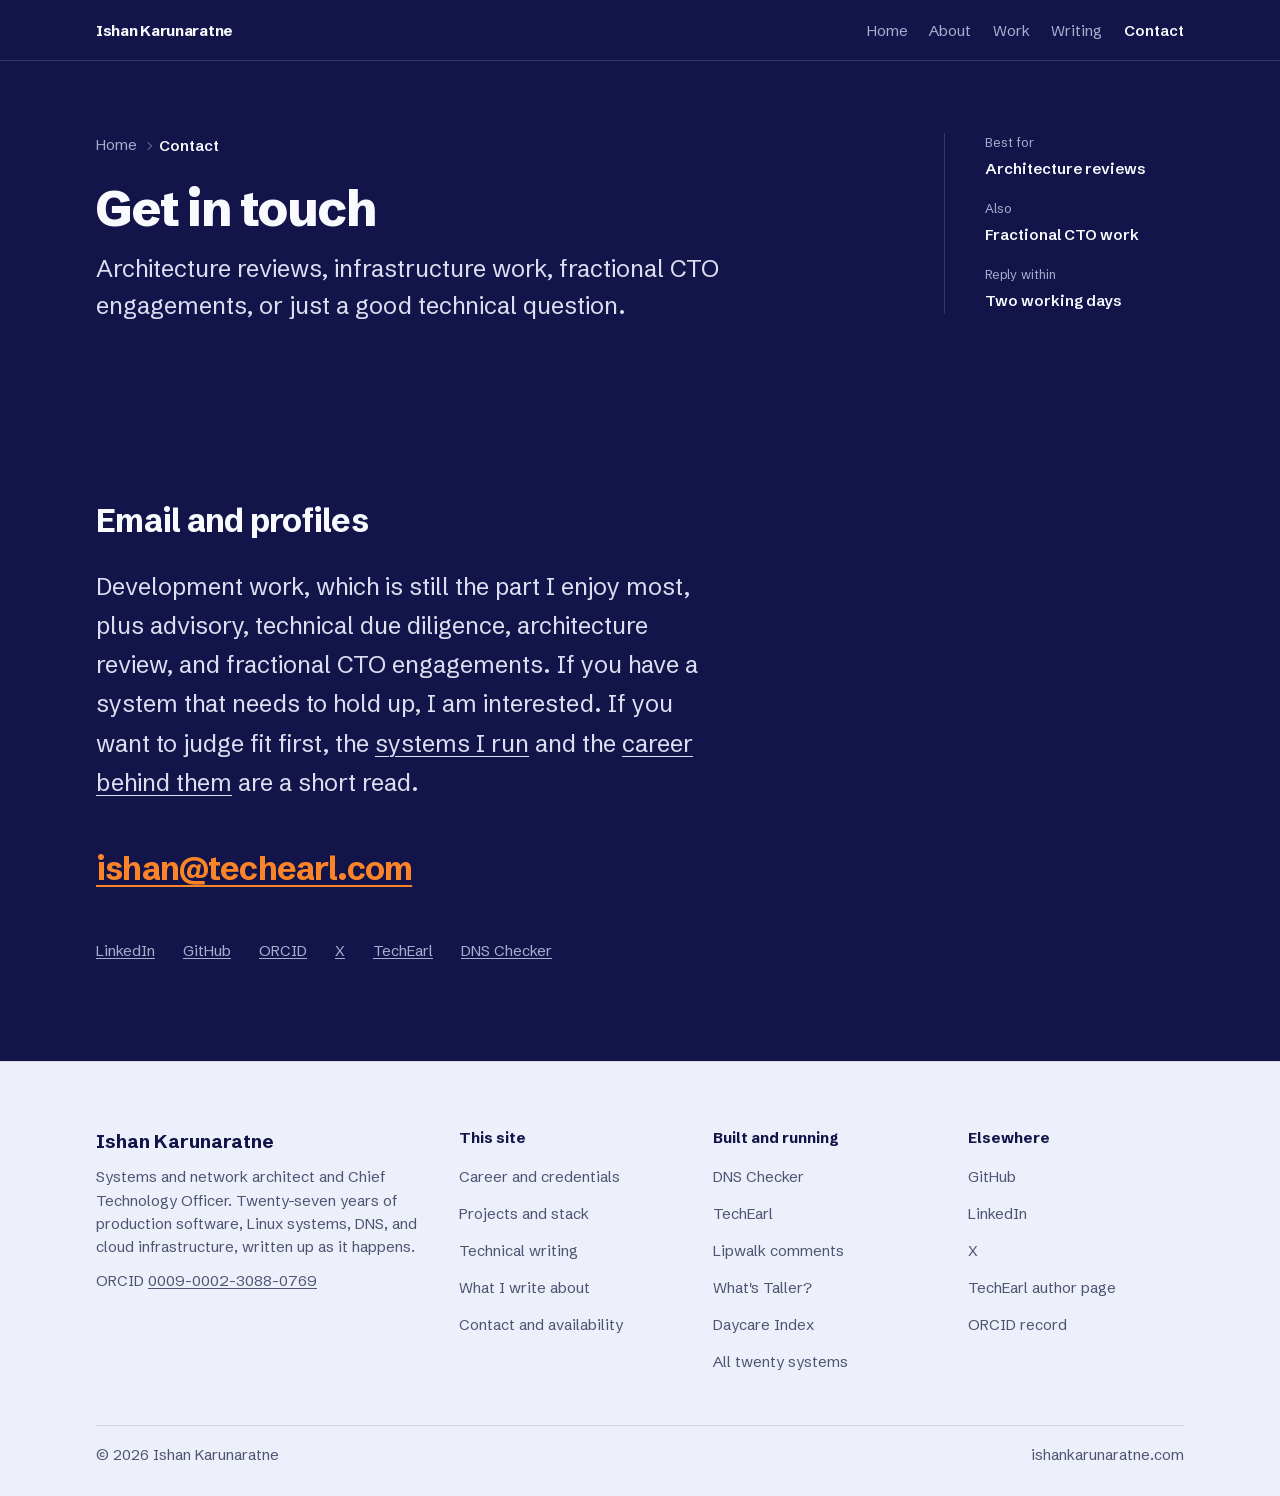
<file: contact/index.html>
<!doctype html>
<html lang="en">
<head>
<meta charset="utf-8">
<meta name="viewport" content="width=device-width, initial-scale=1">
<title>Contact Ishan Karunaratne</title>
<meta name="description" content="Get in touch about architecture, infrastructure, fractional CTO work, or anything else worth a conversation.">
<link rel="canonical" href="https://ishankarunaratne.com/contact/">
<meta name="author" content="Ishan Karunaratne">
<meta name="robots" content="index, follow, max-image-preview:large, max-snippet:-1">

<meta property="og:type" content="article">
<meta property="og:url" content="https://ishankarunaratne.com/contact/">
<meta property="og:title" content="Contact Ishan Karunaratne">
<meta property="og:description" content="Get in touch about architecture, infrastructure, fractional CTO work, or anything else worth a conversation.">
<meta property="og:image" content="https://ishankarunaratne.com/assets/ishan-karunaratne.webp">
<meta name="twitter:card" content="summary">
<meta name="twitter:creator" content="@ishankaru">

<link rel="preconnect" href="https://www.googletagmanager.com">
<link rel="preload" href="/assets/fonts/schibsted-400-500-600-700-800.woff2" as="font" type="font/woff2" crossorigin>
<link rel="stylesheet" href="/assets/style.css">
<link rel="icon" href="/favicon.ico" sizes="32x32">
<link rel="icon" href="/favicon.svg" type="image/svg+xml">
<link rel="apple-touch-icon" href="/apple-touch-icon.png">
<script type="application/ld+json">
{"@context":"https://schema.org","@type":"BreadcrumbList","itemListElement":[
 {"@type":"ListItem","position":1,"name":"Home","item":"https://ishankarunaratne.com/"},
 {"@type":"ListItem","position":2,"name":"Contact","item":"https://ishankarunaratne.com/contact/"}]}
</script>
<script type="application/ld+json">
{"@context":"https://schema.org","@type":"ContactPage","@id":"https://ishankarunaratne.com/contact/","url":"https://ishankarunaratne.com/contact/","name":"Contact",
 "isPartOf":{"@id":"https://ishankarunaratne.com/#website"},
 "about":{"@id":"https://ishankarunaratne.com/#person"},
 "primaryImageOfPage":"https://ishankarunaratne.com/assets/ishan-karunaratne.webp"}
</script>
<script async src="https://www.googletagmanager.com/gtag/js?id=G-11XFYLQ238"></script>
<script>
  window.dataLayer = window.dataLayer || [];
  function gtag(){dataLayer.push(arguments);}
  gtag('js', new Date());

  gtag('config', 'G-11XFYLQ238');
</script>

</head>
<body>
<a class="skip" href="#main">Skip to content</a>
<nav class="nav" aria-label="Primary">
  <div class="shell">
    <a class="nav__brand" href="/">Ishan Karunaratne</a>
    <ul class="nav__list"><li><a href="/">Home</a></li><li><a href="/about/">About</a></li><li><a href="/work/">Work</a></li><li><a href="/writing/">Writing</a></li><li><a href="/contact/" aria-current="page">Contact</a></li></ul>
  </div>
</nav>
<header class="pagehead">
  <div class="shell pagehead__grid">
    <div class="pagehead__main">
      <nav class="crumbs" aria-label="Breadcrumb">
        <ol>
          <li><a href="/">Home</a></li>
          <li><span aria-current="page">Contact</span></li>
        </ol>
      </nav>
      <h1>Get in touch</h1>
      <p class="pagehead__deck">Architecture reviews, infrastructure work, fractional CTO engagements, or just a good technical question.</p>
    </div>
    <dl class="metarail">
        <div class="metarail__row"><dt>Best for</dt><dd>Architecture reviews</dd></div>
        <div class="metarail__row"><dt>Also</dt><dd>Fractional CTO work</dd></div>
        <div class="metarail__row"><dt>Reply within</dt><dd>Two working days</dd></div>
    </dl>
  </div>
</header>
<main id="main">
<section class="contact" id="contact">
  <div class="shell">
    <h2>Email and profiles</h2>
    <p class="contact__lede">Development work, which is still the part I enjoy most, plus advisory,
    technical due diligence, architecture review, and fractional CTO engagements. If you have a
    system that needs to hold up, I am interested. If you want to judge fit first, the
    <a href="/work/">systems I run</a> and the <a href="/about/">career behind them</a> are a short read.</p>
    <p class="contact__mail"><a href="mailto:ishan@techearl.com">ishan@techearl.com</a></p>
    <ul class="contact__links">
      <li><a href="https://www.linkedin.com/in/ishankarunaratne/" rel="me">LinkedIn</a></li>
      <li><a href="https://github.com/ishankaru" rel="me">GitHub</a></li>
      <li><a href="https://orcid.org/0009-0002-3088-0769" rel="me">ORCID</a></li>
      <li><a href="https://x.com/ishankaru" rel="me">X</a></li>
      <li><a href="https://techearl.com" rel="me">TechEarl</a></li>
      <li><a href="https://dnschkr.com" rel="me">DNS Checker</a></li>
    </ul>
  </div>
</section>
</main>
<footer class="foot" role="contentinfo">
  <div class="shell">
    <div class="foot__grid">
      <div class="foot__id">
        <p class="foot__name"><a href="/">Ishan Karunaratne</a></p>
        <p class="foot__blurb">Systems and network architect and Chief Technology Officer. Twenty-seven
        years of production software, Linux systems, DNS, and cloud infrastructure, written up as it
        happens.</p>
        <p class="foot__orcid">ORCID <a href="https://orcid.org/0009-0002-3088-0769">0009-0002-3088-0769</a></p>
      </div>

      <nav class="foot__col" aria-label="This site">
        <p class="foot__h">This site</p>
        <ul>
          <li><a href="/about/">Career and credentials</a></li>
          <li><a href="/work/">Projects and stack</a></li>
          <li><a href="/writing/">Technical writing</a></li>
          <li><a href="/writing/#topics">What I write about</a></li>
          <li><a href="/contact/">Contact and availability</a></li>
        </ul>
      </nav>

      <nav class="foot__col" aria-label="Systems I built">
        <p class="foot__h">Built and running</p>
        <ul>
          <li><a href="https://dnschkr.com/dns-inspector">DNS Checker</a></li>
          <li><a href="https://techearl.com">TechEarl</a></li>
          <li><a href="https://lipwalk.com/docs">Lipwalk comments</a></li>
          <li><a href="https://whatstaller.com/compare/worlds-tallest">What&#39;s Taller?</a></li>
          <li><a href="https://daycareindex.com/texas/houston">Daycare Index</a></li>
          <li><a href="/work/">All twenty systems</a></li>
        </ul>
      </nav>

      <nav class="foot__col" aria-label="Profiles elsewhere">
        <p class="foot__h">Elsewhere</p>
        <ul>
          <li><a rel="me" href="https://github.com/ishankaru">GitHub</a></li>
          <li><a rel="me" href="https://www.linkedin.com/in/ishankarunaratne/">LinkedIn</a></li>
          <li><a rel="me" href="https://x.com/ishankaru">X</a></li>
          <li><a rel="me" href="https://techearl.com/author">TechEarl author page</a></li>
          <li><a rel="me" href="https://orcid.org/0009-0002-3088-0769">ORCID record</a></li>
        </ul>
      </nav>
    </div>

    <div class="foot__base">
      <p>&copy; <span id="yr">2026</span> Ishan Karunaratne</p>
      <p class="foot__mono">ishankarunaratne.com</p>
    </div>
  </div>
</footer>
<script>
  document.getElementById('yr').textContent = new Date().getFullYear();
  // Progressive enhancement only. The hidden state is added here, not in the stylesheet,
  // so the page is fully readable if this never runs. A timeout reveals everything
  // unconditionally, which covers headless renderers and background tabs where
  // IntersectionObserver may not fire.
  (function () {
    if (!window.matchMedia('(prefers-reduced-motion: no-preference)').matches) return;
    if (!('IntersectionObserver' in window)) return;

    var items = document.querySelectorAll('.track > li, .work__item, .practice > article');
    if (!items.length) return;

    var revealAll = function () {
      items.forEach(function (el) { el.classList.add('in'); });
    };

    items.forEach(function (el, i) {
      el.style.setProperty('--i', i % 8);
      el.classList.add('reveal');
    });

    var io = new IntersectionObserver(function (entries) {
      entries.forEach(function (e) {
        if (e.isIntersecting) { e.target.classList.add('in'); io.unobserve(e.target); }
      });
    }, { rootMargin: '200px 0px 0px 0px' });

    items.forEach(function (el) { io.observe(el); });

    // Safety net: never leave anything hidden.
    setTimeout(revealAll, 2500);
    window.addEventListener('beforeprint', revealAll);
  })();
</script>
</body>
</html>
</file>
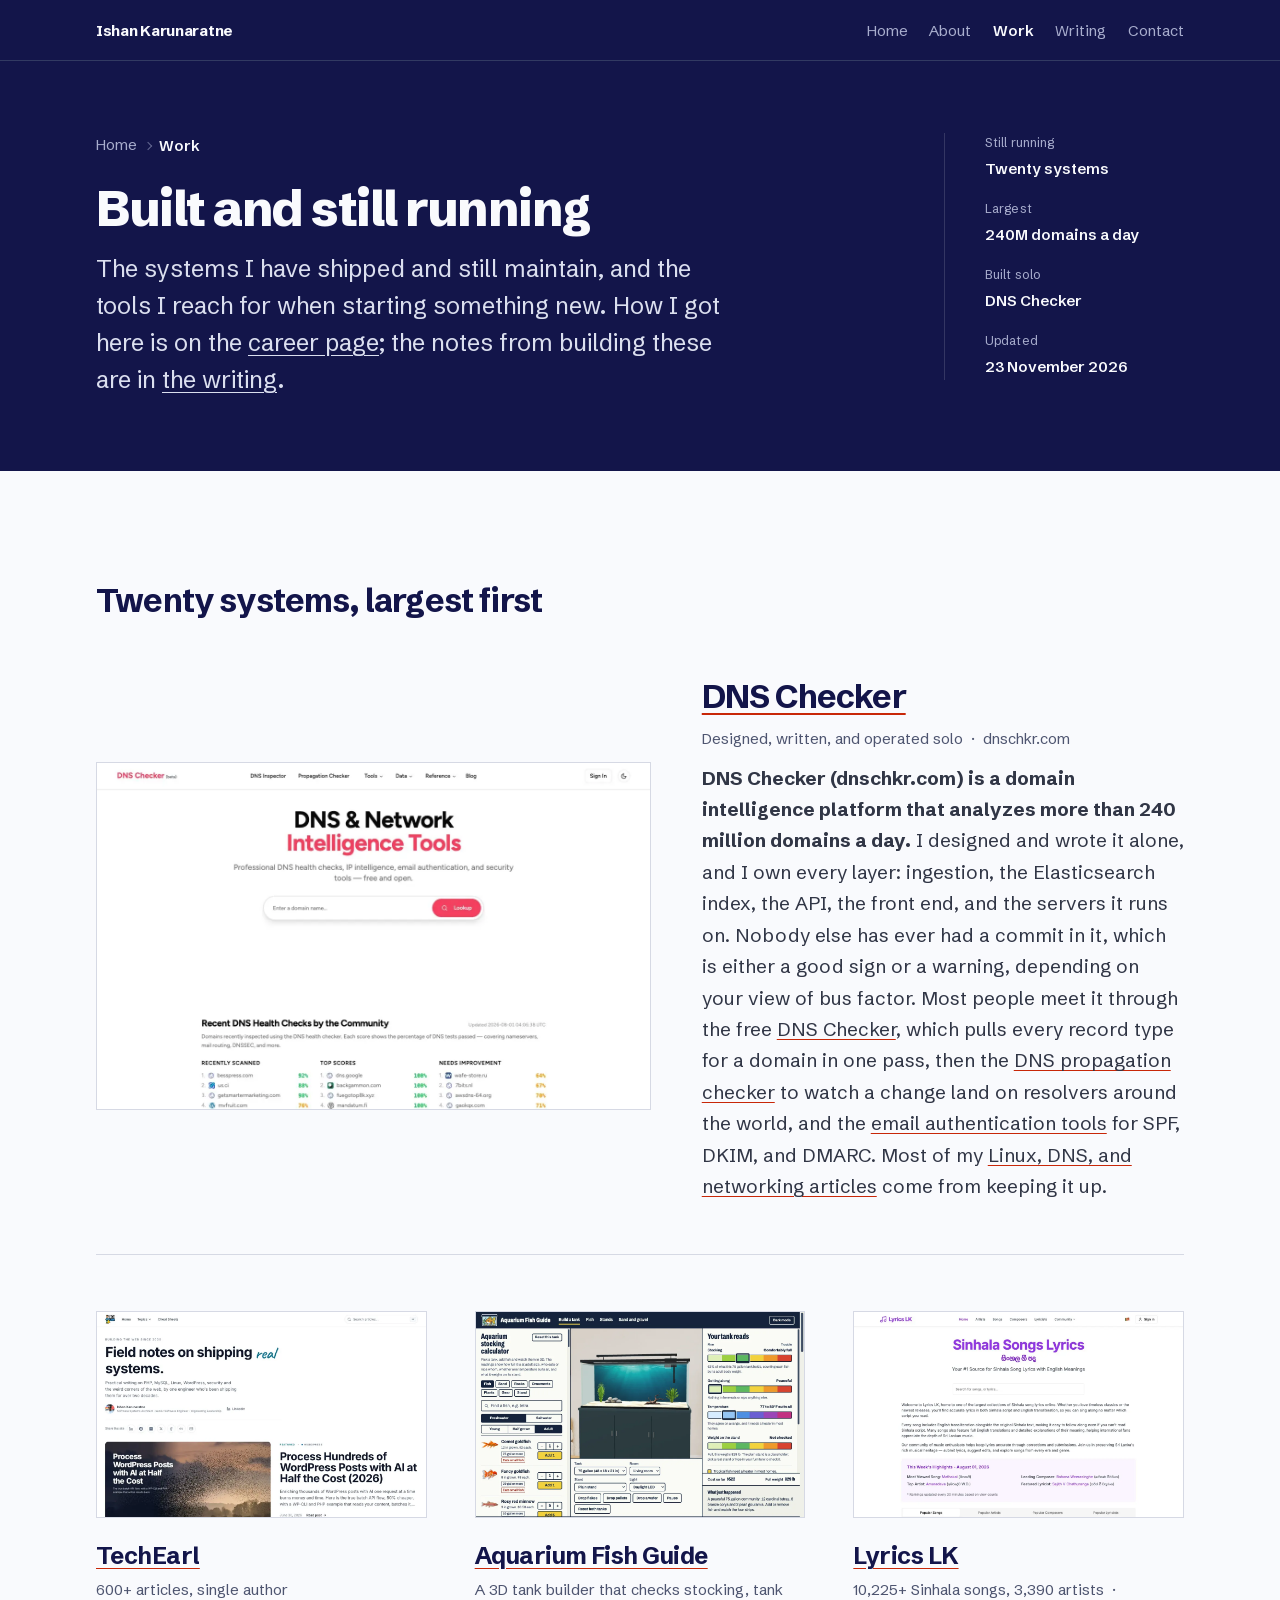
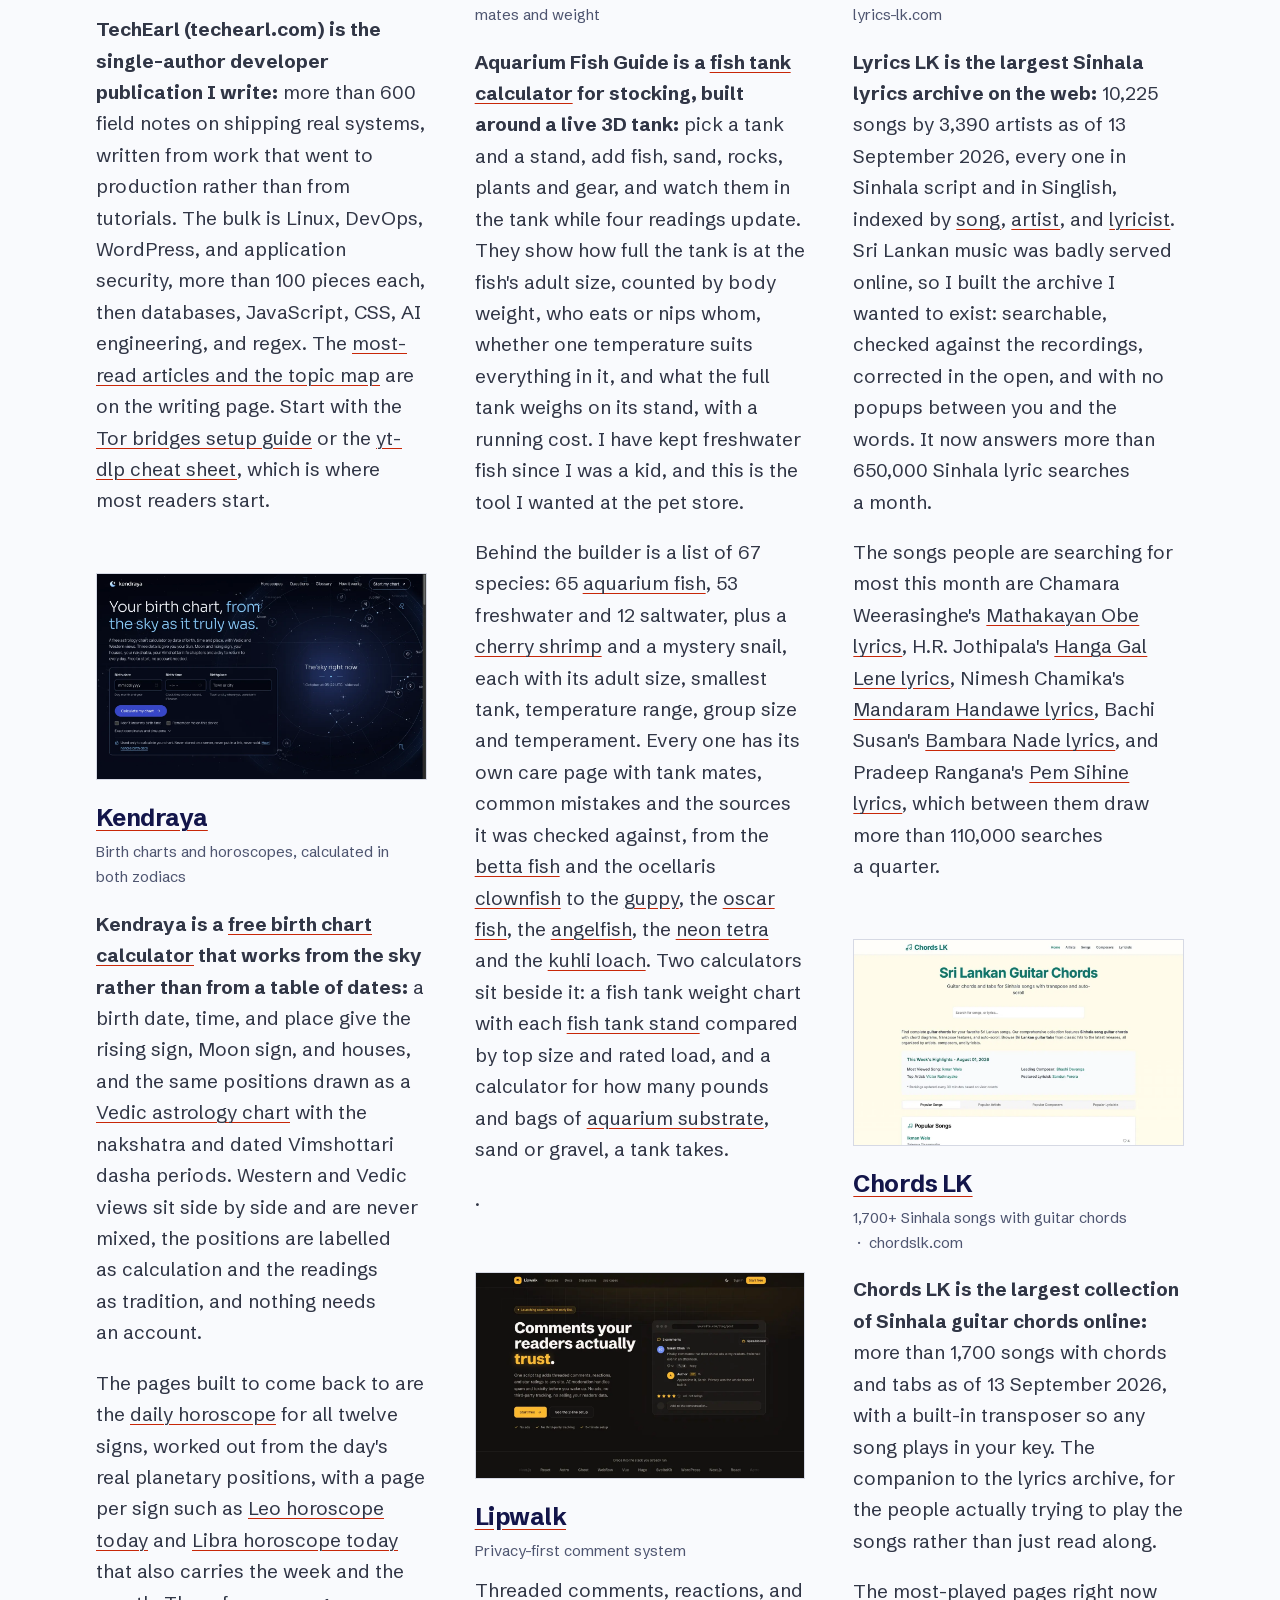
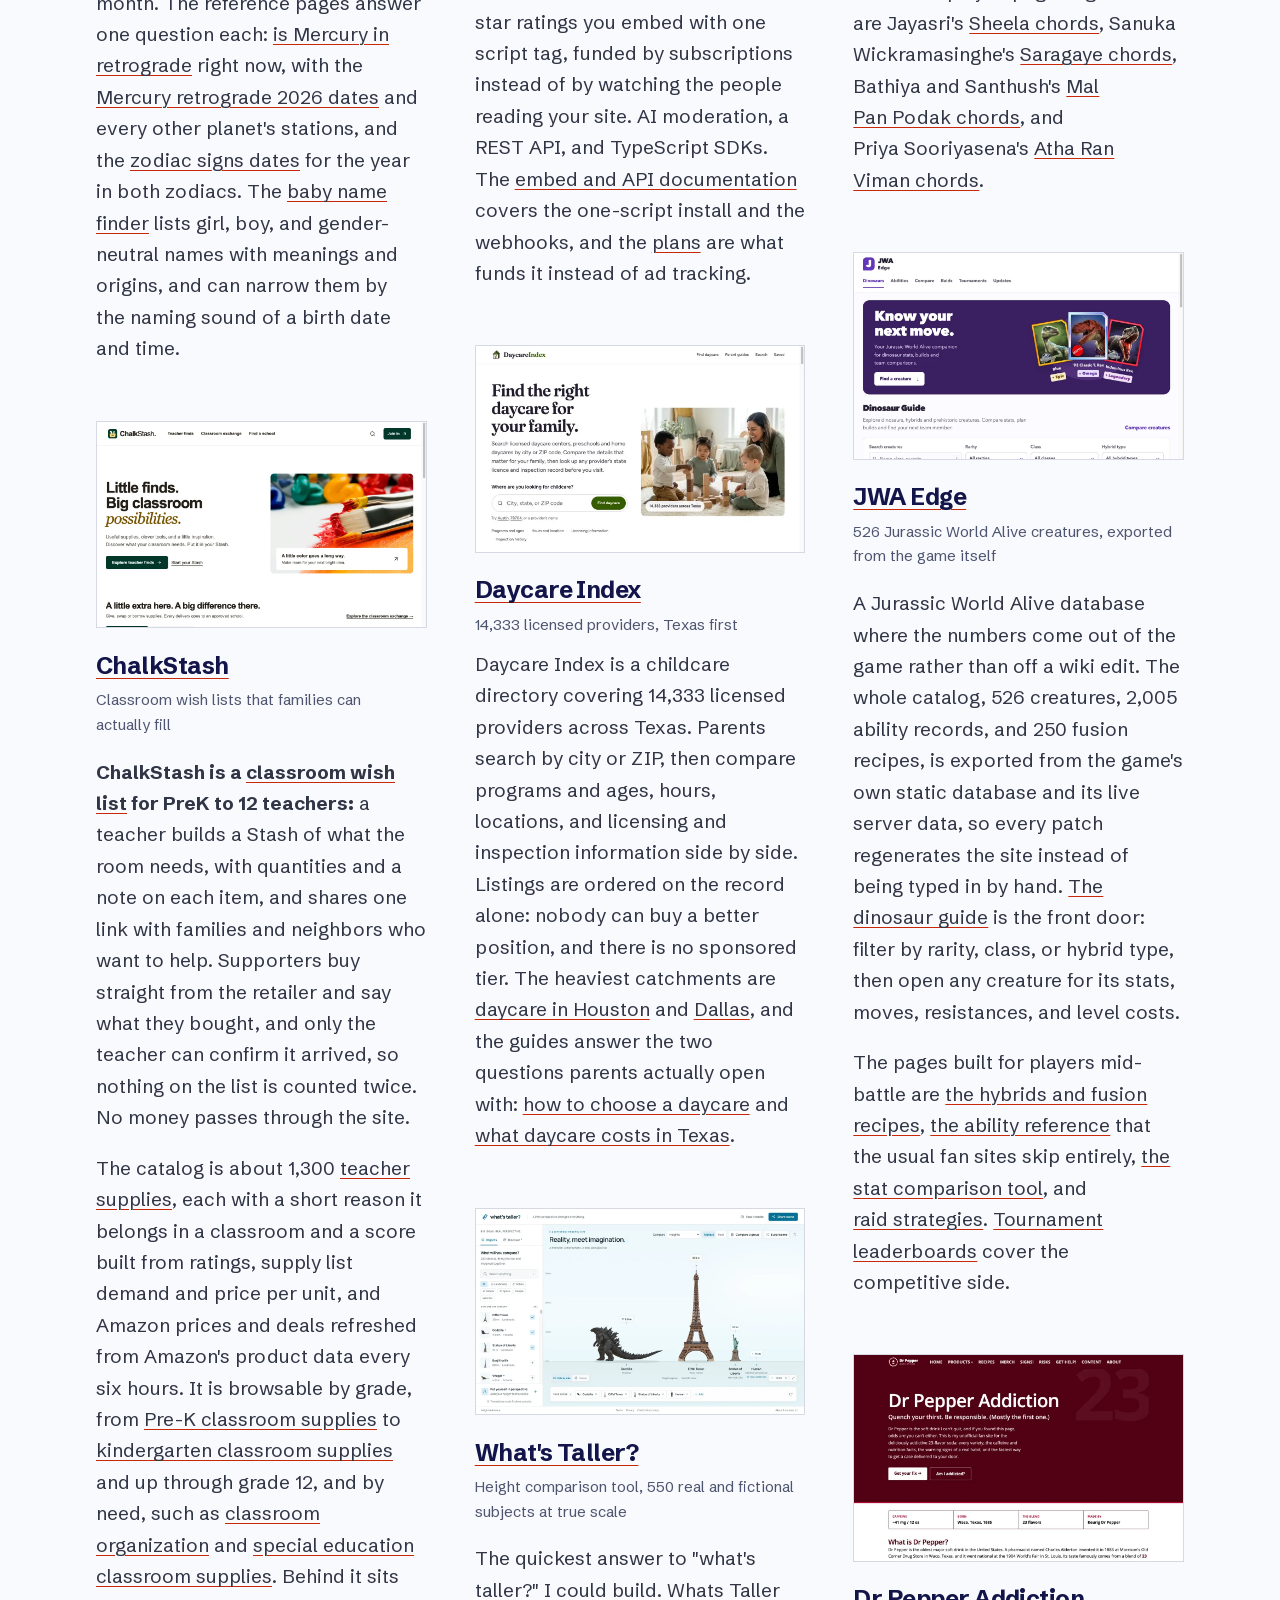
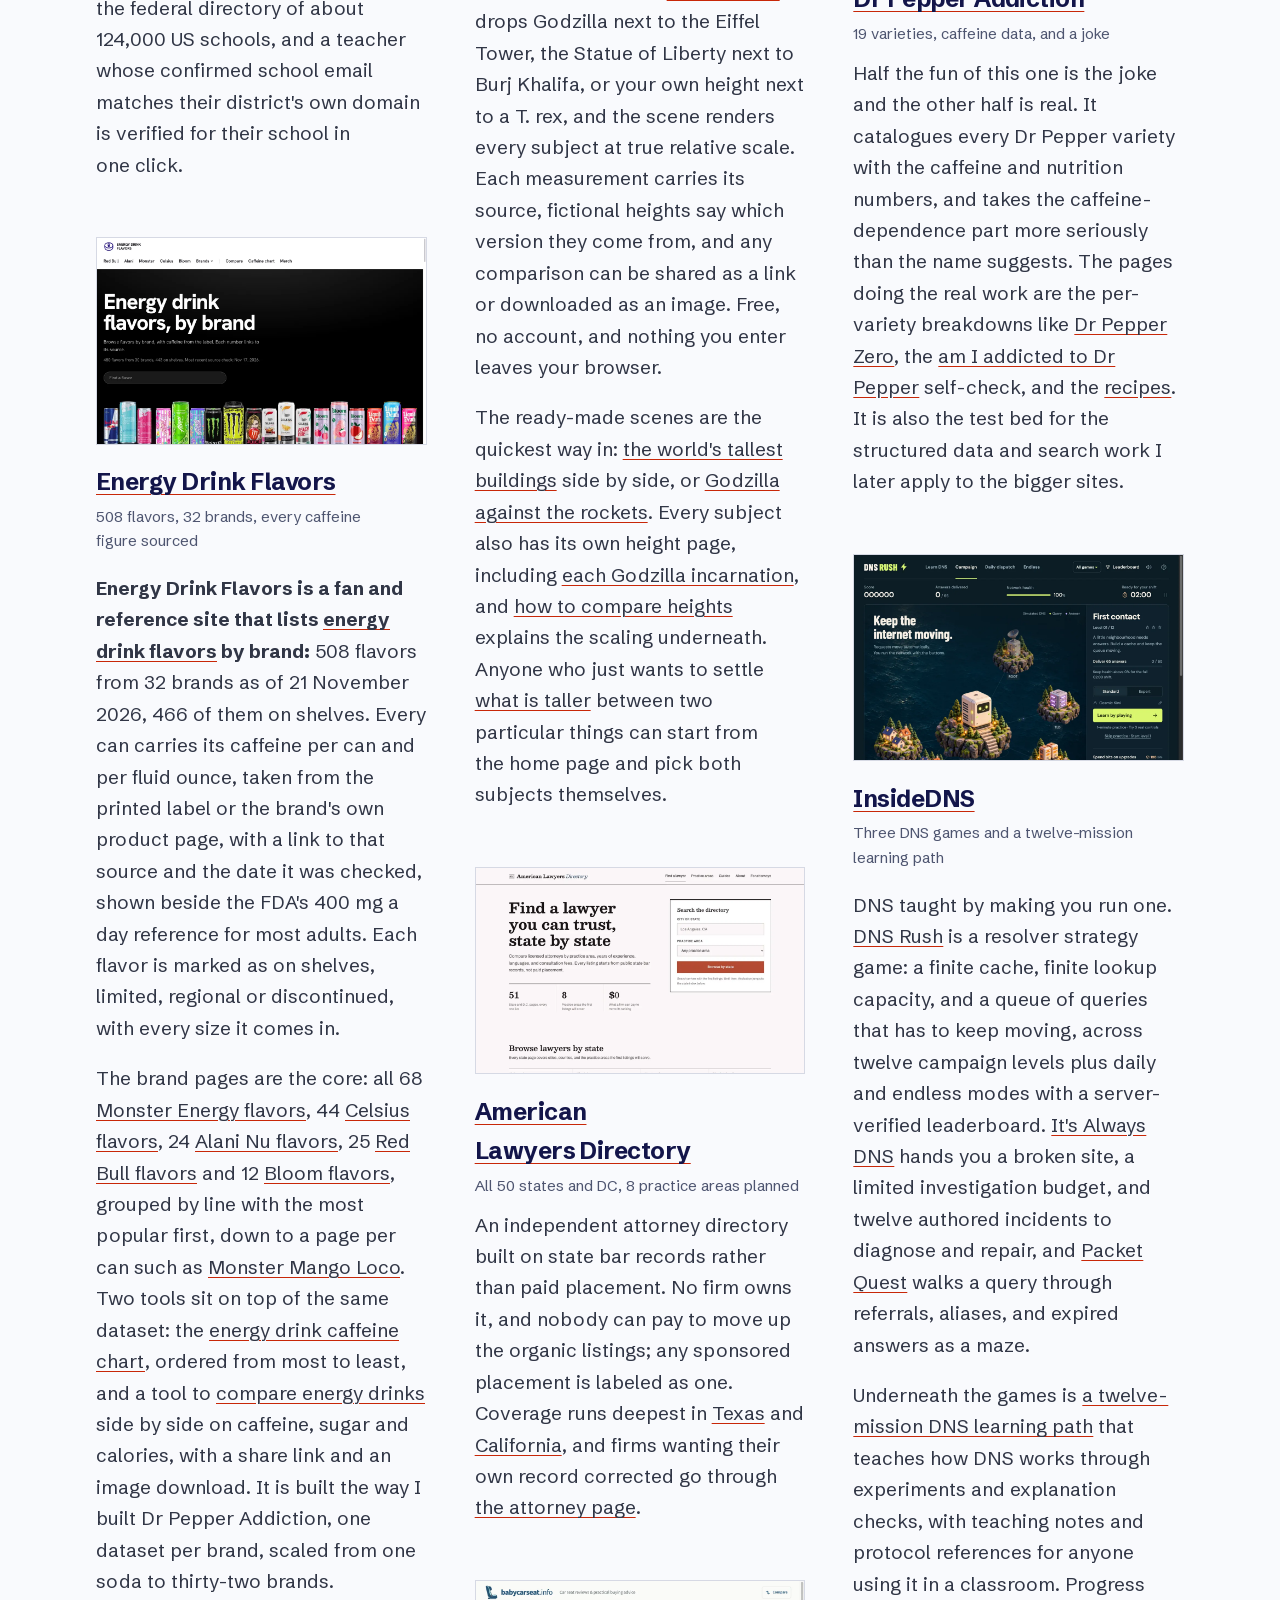
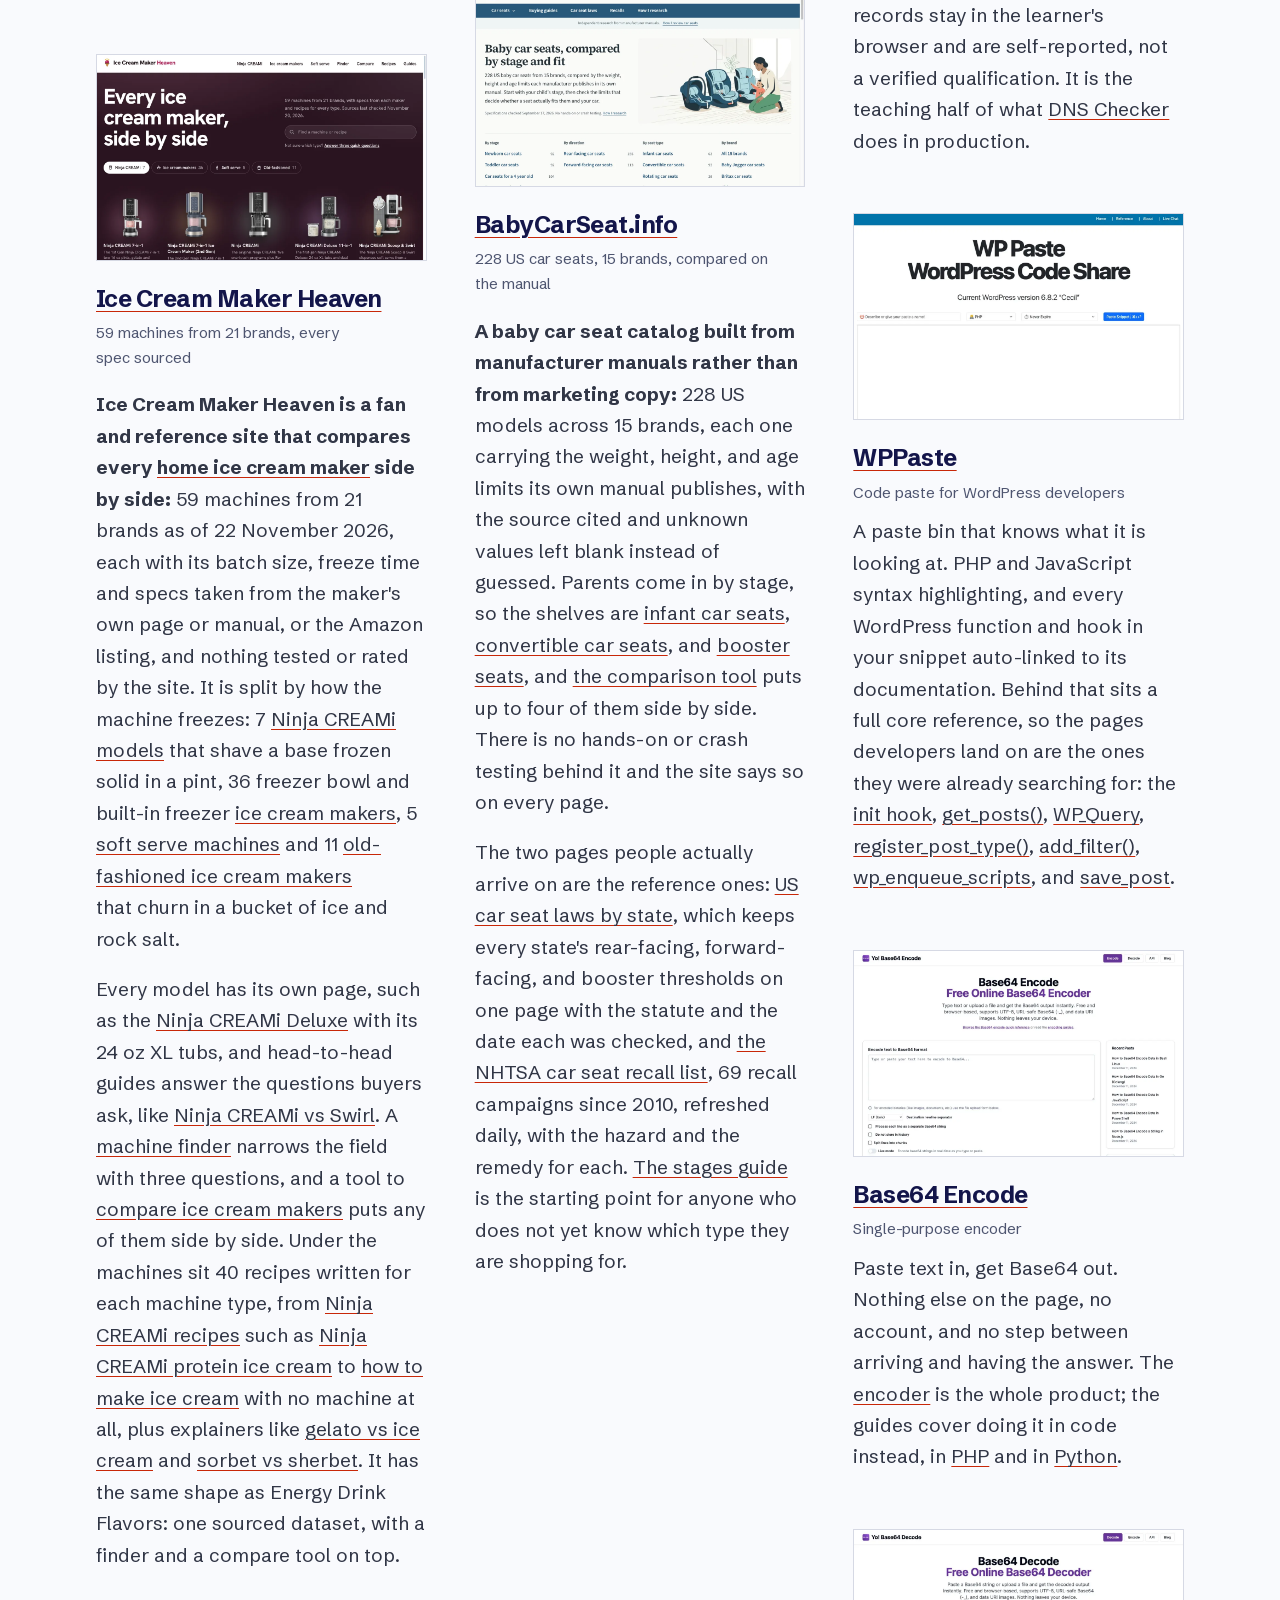
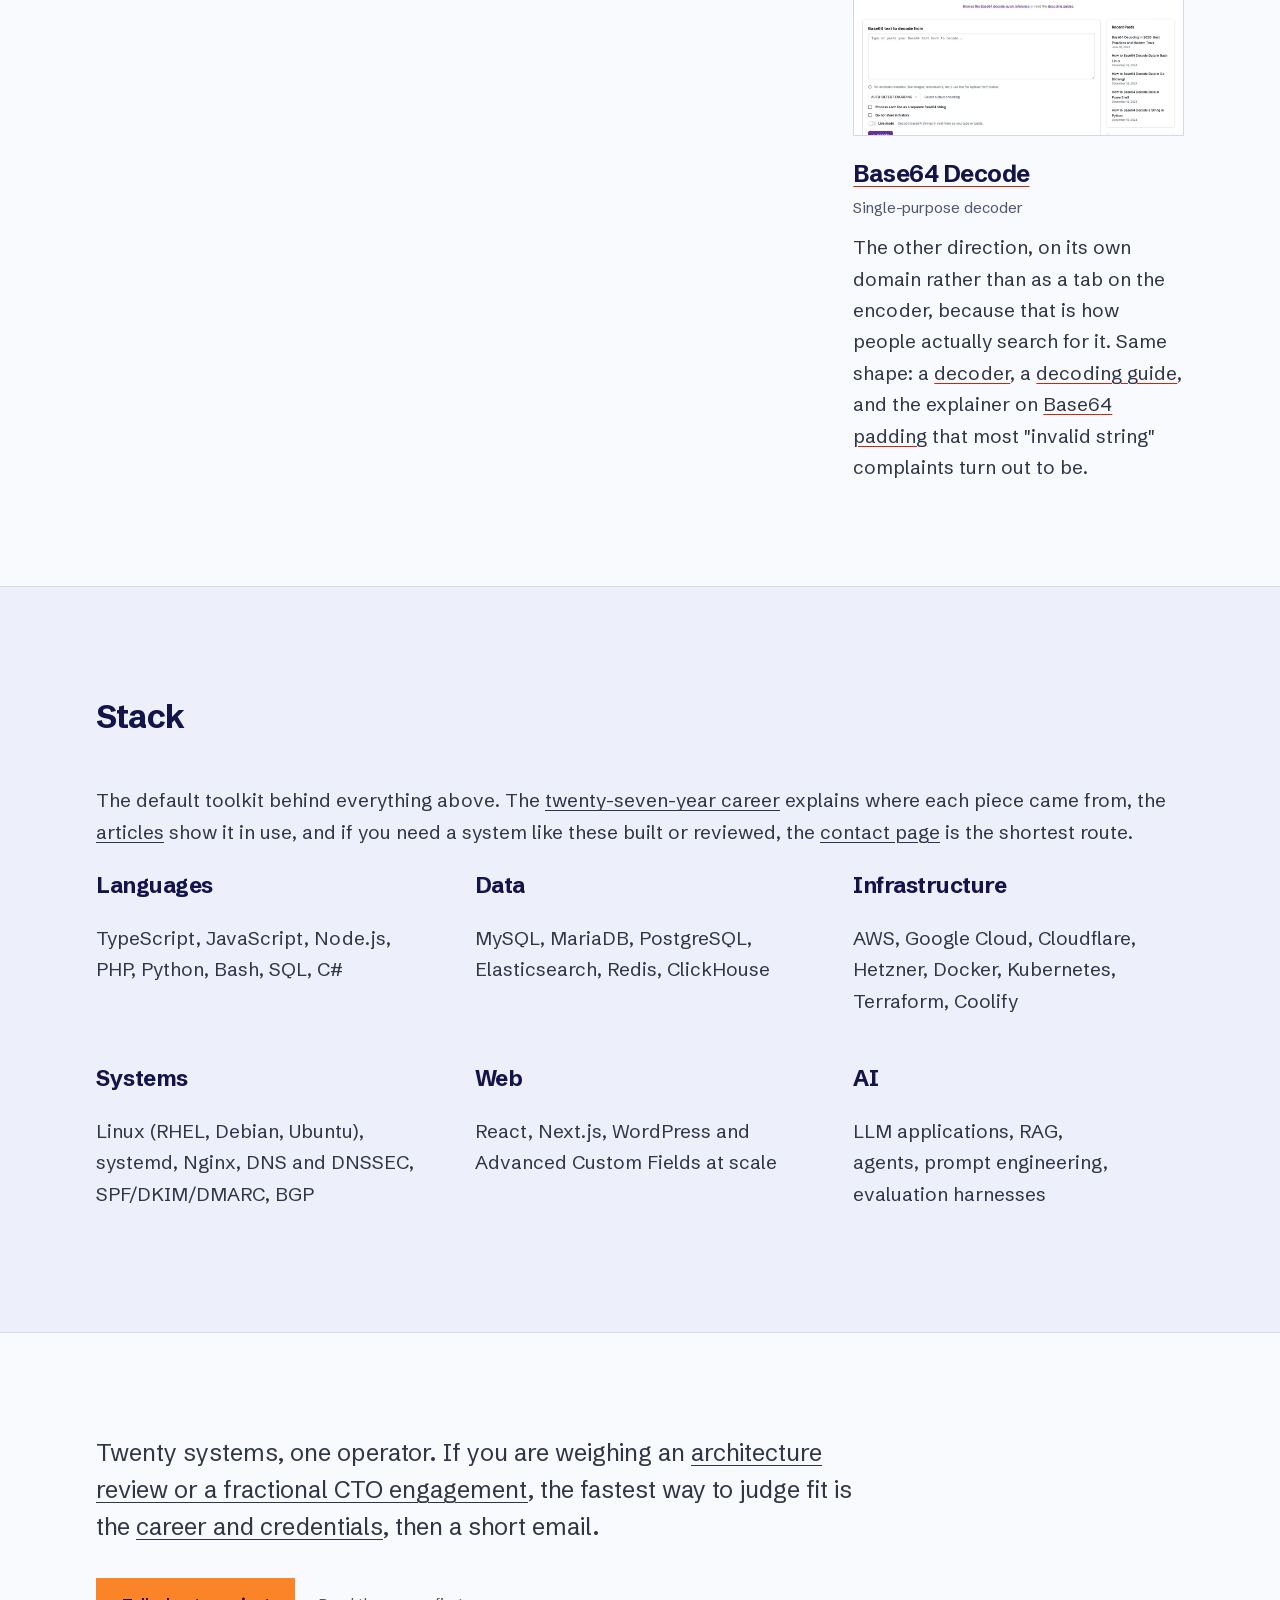
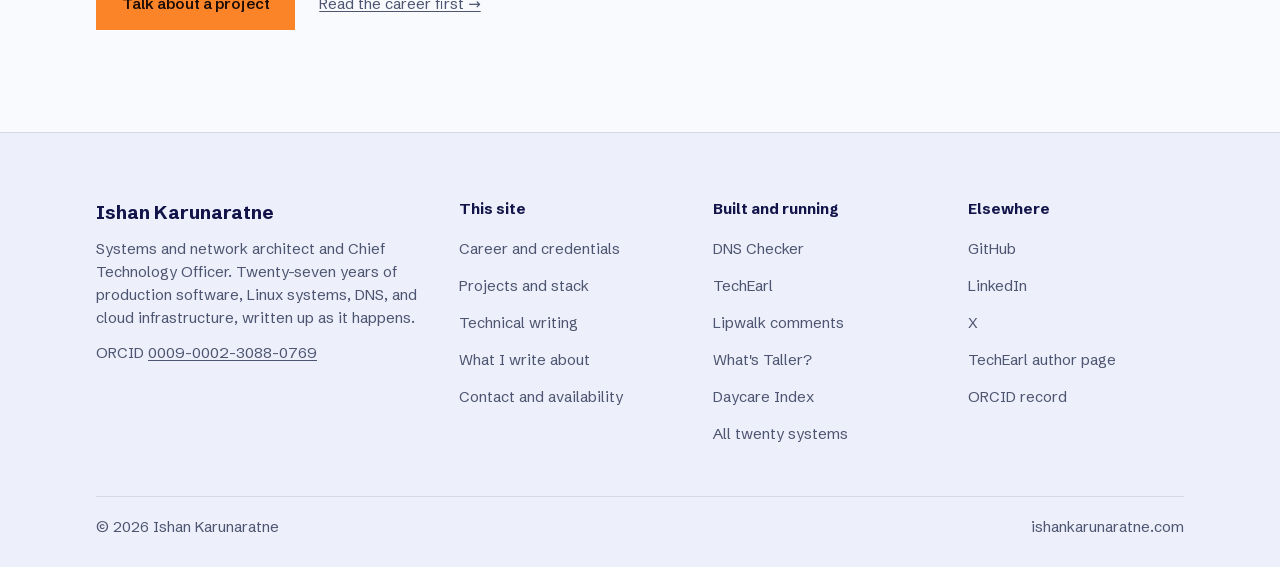
<file: work/index.html>
<!doctype html>
<html lang="en">
<head>
<meta charset="utf-8">
<meta name="viewport" content="width=device-width, initial-scale=1">
<title>Work and Projects by Ishan Karunaratne</title>
<meta name="description" content="Twenty systems I built and still run, from DNS Checker and TechEarl to a US car seat catalog and a Jurassic World Alive database, plus my default stack.">
<link rel="canonical" href="https://ishankarunaratne.com/work/">
<meta name="author" content="Ishan Karunaratne">
<meta name="robots" content="index, follow, max-image-preview:large, max-snippet:-1">

<meta property="og:type" content="article">
<meta property="og:url" content="https://ishankarunaratne.com/work/">
<meta property="og:title" content="Work and Projects by Ishan Karunaratne">
<meta property="og:description" content="Twenty systems I built and still run, from DNS Checker and TechEarl to a US car seat catalog and a Jurassic World Alive database, plus my default stack.">
<meta property="og:image" content="https://ishankarunaratne.com/assets/ishan-karunaratne.webp">
<meta name="twitter:card" content="summary">
<meta name="twitter:creator" content="@ishankaru">

<link rel="preconnect" href="https://www.googletagmanager.com">
<link rel="preload" href="/assets/fonts/schibsted-400-500-600-700-800.woff2" as="font" type="font/woff2" crossorigin>
<link rel="stylesheet" href="/assets/style.css">
<link rel="icon" href="/favicon.ico" sizes="32x32">
<link rel="icon" href="/favicon.svg" type="image/svg+xml">
<link rel="apple-touch-icon" href="/apple-touch-icon.png">
<script type="application/ld+json">
{"@context":"https://schema.org","@type":"BreadcrumbList","itemListElement":[
 {"@type":"ListItem","position":1,"name":"Home","item":"https://ishankarunaratne.com/"},
 {"@type":"ListItem","position":2,"name":"Work","item":"https://ishankarunaratne.com/work/"}]}
</script>
<script type="application/ld+json">
{"@context":"https://schema.org","@type":"CollectionPage","@id":"https://ishankarunaratne.com/work/","url":"https://ishankarunaratne.com/work/","name":"Work and Projects by Ishan Karunaratne",
 "isPartOf":{"@id":"https://ishankarunaratne.com/#website"},
 "author":{"@id":"https://ishankarunaratne.com/#person"},
 "about":{"@id":"https://ishankarunaratne.com/#person"},
 "datePublished":"2026-08-17","dateModified":"2026-11-23",
 "primaryImageOfPage":"https://ishankarunaratne.com/assets/dnschkr.webp",
 "mainEntity":{"@type":"ItemList","name":"Systems built and still running","itemListElement":[{"@type":"ListItem","position":1,"name":"DNS Checker","url":"https://dnschkr.com","description":"Domain intelligence platform analyzing more than 240 million domains a day; free DNS lookup at https://dnschkr.com/dns-inspector"},{"@type":"ListItem","position":2,"name":"TechEarl","url":"https://techearl.com"},{"@type":"ListItem","position":3,"name":"Kendraya","url":"https://kendraya.com/","description":"Free birth chart calculator with Vedic and Western astrology charts, a daily horoscope for all twelve signs calculated from real planetary positions, Mercury retrograde dates, zodiac sign dates and a baby name finder."},{"@type":"ListItem","position":4,"name":"ChalkStash","url":"https://chalkstash.com/","description":"Classroom wish lists for PreK to 12 teachers: 1,300 teacher supplies with live Amazon prices, kindergarten and Pre-K supply finds by grade, families who can see what is still needed, and school role verification by school email domain across 124,000 US schools."},{"@type":"ListItem","position":5,"name":"Energy Drink Flavors","url":"https://energydrinkflavors.com/","description":"A fan and reference site for energy drink flavors: 508 flavors from 32 brands as of 2026-11-21, each with caffeine per can and per fl oz sourced from the label or the brand's product page, plus a compare tool and an energy drink caffeine chart."},{"@type":"ListItem","position":6,"name":"Ice Cream Maker Heaven","url":"https://icecreammakerheaven.com/","description":"A fan and reference site comparing home ice cream makers: 59 machines from 21 brands as of 2026-11-22, from Ninja CREAMi models to freezer bowl, built-in freezer, soft serve and old-fashioned machines, with specs from each maker's page or manual or the Amazon listing, a machine finder, a compare tool and 40 recipes."},{"@type":"ListItem","position":7,"name":"Aquarium Fish Guide","url":"https://aquariumfishguide.com/","description":"An aquarium stocking calculator and 3D tank builder that reads stocking at adult size, tank mate conflicts, a shared temperature range and the full weight on the stand, with care pages for 67 species (53 freshwater and 12 saltwater fish, a cherry shrimp and a mystery snail), a fish tank weight chart and a substrate calculator."},{"@type":"ListItem","position":8,"name":"Lipwalk","url":"https://lipwalk.com"},{"@type":"ListItem","position":9,"name":"Daycare Index","url":"https://daycareindex.com"},{"@type":"ListItem","position":10,"name":"What's Taller?","url":"https://whatstaller.com/"},{"@type":"ListItem","position":11,"name":"American Lawyers Directory","url":"https://americanlawyersdirectory.com"},{"@type":"ListItem","position":12,"name":"BabyCarSeat.info","url":"https://babycarseat.info/","description":"A US baby car seat catalog built from manufacturer manuals: 228 models across 15 brands with published weight, height and age limits, plus car seat laws by state and the NHTSA recall list."},{"@type":"ListItem","position":13,"name":"Lyrics LK","url":"https://lyrics-lk.com","description":"The largest Sinhala lyrics archive on the web: 10,225 songs by 3,390 artists as of 2026-09-13, in Sinhala script and Singlish."},{"@type":"ListItem","position":14,"name":"Chords LK","url":"https://chordslk.com","description":"The largest collection of Sinhala guitar chords online: more than 1,700 songs with chords and tabs as of 2026-09-13."},{"@type":"ListItem","position":15,"name":"JWA Edge","url":"https://jwaedge.com/","description":"A Jurassic World Alive database exported from the game itself: 526 creatures, 2,005 abilities and 250 fusion recipes, regenerated each patch."},{"@type":"ListItem","position":16,"name":"Dr Pepper Addiction","url":"https://drpepperaddiction.com"},{"@type":"ListItem","position":17,"name":"InsideDNS","url":"https://insidedns.com/","description":"Three original DNS games and a twelve-mission learning path that teaches how DNS works through experiments rather than diagrams."},{"@type":"ListItem","position":18,"name":"WPPaste","url":"https://wppaste.com"},{"@type":"ListItem","position":19,"name":"Base64 Encode","url":"https://yobase64encode.com"},{"@type":"ListItem","position":20,"name":"Base64 Decode","url":"https://yobase64decode.com"}]},"description":"Twenty systems I built and still run, from DNS Checker and TechEarl to a US car seat catalog and a Jurassic World Alive database, plus my default stack."}
</script>
<script async src="https://www.googletagmanager.com/gtag/js?id=G-11XFYLQ238"></script>
<script>
  window.dataLayer = window.dataLayer || [];
  function gtag(){dataLayer.push(arguments);}
  gtag('js', new Date());

  gtag('config', 'G-11XFYLQ238');
</script>

</head>
<body>
<a class="skip" href="#main">Skip to content</a>
<nav class="nav" aria-label="Primary">
  <div class="shell">
    <a class="nav__brand" href="/">Ishan Karunaratne</a>
    <ul class="nav__list"><li><a href="/">Home</a></li><li><a href="/about/">About</a></li><li><a href="/work/" aria-current="page">Work</a></li><li><a href="/writing/">Writing</a></li><li><a href="/contact/">Contact</a></li></ul>
  </div>
</nav>
<header class="pagehead">
  <div class="shell pagehead__grid">
    <div class="pagehead__main">
      <nav class="crumbs" aria-label="Breadcrumb">
        <ol>
          <li><a href="/">Home</a></li>
          <li><span aria-current="page">Work</span></li>
        </ol>
      </nav>
      <h1>Built and still running</h1>
      <p class="pagehead__deck">The systems I have shipped and still maintain, and the tools I reach for when starting something new. How I got here is on the <a href="/about/">career page</a>; the notes from building these are in <a href="/writing/">the writing</a>.</p>
    </div>
    <dl class="metarail">
        <div class="metarail__row"><dt>Still running</dt><dd>Twenty systems</dd></div>
        <div class="metarail__row"><dt>Largest</dt><dd>240M domains a day</dd></div>
        <div class="metarail__row"><dt>Built solo</dt><dd>DNS Checker</dd></div>
        <div class="metarail__row"><dt>Updated</dt><dd><time datetime="2026-11-23">23 November 2026</time></dd></div>
    </dl>
  </div>
</header>
<main id="main">
<section class="sec" id="work">
  <div class="shell">
    <h2>Twenty systems, largest first</h2>
    <div class="work">
      <article class="work__lead">
        <a class="work__shot" href="https://dnschkr.com">
          <img src="/assets/dnschkr.webp" alt="The DNS Checker home page" width="1200" height="750" loading="lazy" decoding="async">
        </a>
        <div class="work__text">
          <h3><a href="https://dnschkr.com">DNS Checker</a></h3>
          <p class="work__note">Designed, written, and operated solo &nbsp;·&nbsp; dnschkr.com</p>
          <p><strong>DNS Checker (dnschkr.com) is a domain intelligence platform that analyzes more than
          240 million domains a day.</strong> I designed and wrote it alone, and I own every layer: ingestion, the Elasticsearch index, the API, the front end, and the servers it
          runs on. Nobody else has ever had a commit in it, which is either a good sign or a warning,
          depending on your view of bus factor. Most people meet it through the free <a href="https://dnschkr.com/dns-inspector">DNS Checker</a>, which pulls every record type for a domain in one pass, then the <a href="https://dnschkr.com/dns-propagation-checker">DNS propagation checker</a> to watch a change land on resolvers around the world, and the <a href="https://dnschkr.com/email-tools">email authentication tools</a> for SPF, DKIM, and DMARC. Most of my <a href="/writing/#topics">Linux, DNS, and networking articles</a> come from keeping it up.</p>
        </div>
      </article>

      <article>
        <a class="work__shot" href="https://techearl.com">
          <img src="/assets/techearl.webp" alt="The TechEarl home page" width="1200" height="750" loading="lazy" decoding="async">
        </a>
        <h3><a href="https://techearl.com">TechEarl</a></h3>
        <p class="work__note">600+ articles, single author</p>
        <p><strong>TechEarl (techearl.com) is the single-author developer publication I write:</strong> more than 600 field notes on shipping real systems, written from work that went to production rather than from tutorials. The bulk is Linux, DevOps, WordPress, and application security, more than 100 pieces each, then databases, JavaScript, CSS, AI engineering, and regex. The <a href="/writing/#most-read">most-read articles and the topic map</a> are on the writing page. Start with the <a href="https://techearl.com/tor-bridges-obfs4-snowflake-meek">Tor bridges setup guide</a> or the <a href="https://techearl.com/yt-dlp-cheat-sheet">yt-dlp cheat sheet</a>, which is where most readers start.</p>
      </article>

      <article>
        <a class="work__shot" href="https://kendraya.com/">
          <img src="/assets/kendraya.webp" alt="The Kendraya home page: a birth chart form beside a wheel of today's planetary positions" width="1200" height="750" loading="lazy" decoding="async">
        </a>
        <h3><a href="https://kendraya.com/">Kendraya</a></h3>
        <p class="work__note">Birth charts and horoscopes, calculated in both zodiacs</p>
        <p><strong>Kendraya is a <a href="https://kendraya.com/">free birth chart calculator</a> that works from the sky rather than from a table of dates:</strong> a birth date, time, and place give the rising sign, Moon sign, and houses, and the same positions drawn as a <a href="https://kendraya.com/">Vedic astrology chart</a> with the nakshatra and dated Vimshottari dasha periods. Western and Vedic views sit side by side and are never mixed, the positions are labelled as calculation and the readings as tradition, and nothing needs an account.</p>
        <p>The pages built to come back to are the <a href="https://kendraya.com/horoscope">daily horoscope</a> for all twelve signs, worked out from the day's real planetary positions, with a page per sign such as <a href="https://kendraya.com/horoscope/leo">Leo horoscope today</a> and <a href="https://kendraya.com/horoscope/libra">Libra horoscope today</a> that also carries the week and the month. The reference pages answer one question each: <a href="https://kendraya.com/retrograde">is Mercury in retrograde</a> right now, with the <a href="https://kendraya.com/retrograde#mercury">Mercury retrograde 2026 dates</a> and every other planet's stations, and the <a href="https://kendraya.com/zodiac-sign-dates">zodiac signs dates</a> for the year in both zodiacs. The <a href="https://kendraya.com/baby-name-finder">baby name finder</a> lists girl, boy, and gender-neutral names with meanings and origins, and can narrow them by the naming sound of a birth date and time.</p>
      </article>

      <article>
        <a class="work__shot" href="https://chalkstash.com/">
          <img src="/assets/chalkstash.webp" alt="The ChalkStash home page: Little finds, big classroom possibilities, beside a photo of paint and brushes" width="1200" height="750" loading="lazy" decoding="async">
        </a>
        <h3><a href="https://chalkstash.com/">ChalkStash</a></h3>
        <p class="work__note">Classroom wish lists that families can actually fill</p>
        <p><strong>ChalkStash is a <a href="https://chalkstash.com/">classroom wish list</a> for PreK to 12 teachers:</strong> a teacher builds a Stash of what the room needs, with quantities and a note on each item, and shares one link with families and neighbors who want to help. Supporters buy straight from the retailer and say what they bought, and only the teacher can confirm it arrived, so nothing on the list is counted twice. No money passes through the site.</p>
        <p>The catalog is about 1,300 <a href="https://chalkstash.com/teacher-supplies">teacher supplies</a>, each with a short reason it belongs in a classroom and a score built from ratings, supply list demand and price per unit, and Amazon prices and deals refreshed from Amazon's product data every six hours. It is browsable by grade, from <a href="https://chalkstash.com/grades/pre-k">Pre-K classroom supplies</a> to <a href="https://chalkstash.com/grades/kindergarten">kindergarten classroom supplies</a> and up through grade 12, and by need, such as <a href="https://chalkstash.com/categories/classroom-organization">classroom organization</a> and <a href="https://chalkstash.com/subjects/special-education">special education classroom supplies</a>. Behind it sits the federal directory of about 124,000 US schools, and a teacher whose confirmed school email matches their district's own domain is verified for their school in one click.</p>
      </article>

      <article>
        <a class="work__shot" href="https://energydrinkflavors.com/">
          <img src="/assets/energydrinkflavors.webp" alt="The Energy Drink Flavors home page: Energy drink flavors, by brand, above a row of Red Bull, Alani Nu, Monster, Celsius, Bloom and Liquid Death cans" width="1200" height="750" loading="lazy" decoding="async">
        </a>
        <h3><a href="https://energydrinkflavors.com/">Energy Drink Flavors</a></h3>
        <p class="work__note">508 flavors, 32 brands, every caffeine figure sourced</p>
        <p><strong>Energy Drink Flavors is a fan and reference site that lists <a href="https://energydrinkflavors.com/">energy drink flavors</a> by brand:</strong> 508 flavors from 32 brands as of 21 November 2026, 466 of them on shelves. Every can carries its caffeine per can and per fluid ounce, taken from the printed label or the brand's own product page, with a link to that source and the date it was checked, shown beside the FDA's 400 mg a day reference for most adults. Each flavor is marked as on shelves, limited, regional or discontinued, with every size it comes in.</p>
        <p>The brand pages are the core: all 68 <a href="https://energydrinkflavors.com/monster-energy/">Monster Energy flavors</a>, 44 <a href="https://energydrinkflavors.com/celsius/">Celsius flavors</a>, 24 <a href="https://energydrinkflavors.com/alani-nu/">Alani Nu flavors</a>, 25 <a href="https://energydrinkflavors.com/red-bull/">Red Bull flavors</a> and 12 <a href="https://energydrinkflavors.com/bloom/">Bloom flavors</a>, grouped by line with the most popular first, down to a page per can such as <a href="https://energydrinkflavors.com/monster-energy/mango-loco/">Monster Mango Loco</a>. Two tools sit on top of the same dataset: the <a href="https://energydrinkflavors.com/energy-drink-caffeine-chart/">energy drink caffeine chart</a>, ordered from most to least, and a tool to <a href="https://energydrinkflavors.com/compare-energy-drinks/">compare energy drinks</a> side by side on caffeine, sugar and calories, with a share link and an image download. It is built the way I built Dr Pepper Addiction, one dataset per brand, scaled from one soda to thirty-two brands.</p>
      </article>

      <article>
        <a class="work__shot" href="https://icecreammakerheaven.com/">
          <img src="/assets/icecreammakerheaven.webp" alt="The Ice Cream Maker Heaven home page: Every ice cream maker, side by side, above the Ninja CREAMi 7-in-1, Deluxe and Scoop &amp; Swirl" width="1200" height="750" loading="lazy" decoding="async">
        </a>
        <h3><a href="https://icecreammakerheaven.com/">Ice Cream Maker Heaven</a></h3>
        <p class="work__note">59 machines from 21 brands, every spec sourced</p>
        <p><strong>Ice Cream Maker Heaven is a fan and reference site that compares every <a href="https://icecreammakerheaven.com/">home ice cream maker</a> side by side:</strong> 59 machines from 21 brands as of 22 November 2026, each with its batch size, freeze time and specs taken from the maker's own page or manual, or the Amazon listing, and nothing tested or rated by the site. It is split by how the machine freezes: 7 <a href="https://icecreammakerheaven.com/ninja-creami/">Ninja CREAMi models</a> that shave a base frozen solid in a pint, 36 freezer bowl and built-in freezer <a href="https://icecreammakerheaven.com/ice-cream-makers/">ice cream makers</a>, 5 <a href="https://icecreammakerheaven.com/soft-serve-machines/">soft serve machines</a> and 11 <a href="https://icecreammakerheaven.com/old-fashioned-ice-cream-makers/">old-fashioned ice cream makers</a> that churn in a bucket of ice and rock salt.</p>
        <p>Every model has its own page, such as the <a href="https://icecreammakerheaven.com/ninja-creami/ninja-creami-deluxe-nc501/">Ninja CREAMi Deluxe</a> with its 24 oz XL tubs, and head-to-head guides answer the questions buyers ask, like <a href="https://icecreammakerheaven.com/ninja-creami/creami-vs-swirl/">Ninja CREAMi vs Swirl</a>. A <a href="https://icecreammakerheaven.com/machine-finder/">machine finder</a> narrows the field with three questions, and a tool to <a href="https://icecreammakerheaven.com/compare/">compare ice cream makers</a> puts any of them side by side. Under the machines sit 40 recipes written for each machine type, from <a href="https://icecreammakerheaven.com/recipes/">Ninja CREAMi recipes</a> such as <a href="https://icecreammakerheaven.com/recipes/ninja-creami-protein-ice-cream/">Ninja CREAMi protein ice cream</a> to <a href="https://icecreammakerheaven.com/how-to-make-ice-cream/">how to make ice cream</a> with no machine at all, plus explainers like <a href="https://icecreammakerheaven.com/gelato-vs-ice-cream/">gelato vs ice cream</a> and <a href="https://icecreammakerheaven.com/sorbet-vs-sherbet/">sorbet vs sherbet</a>. It has the same shape as Energy Drink Flavors: one sourced dataset, with a finder and a compare tool on top.</p>
      </article>

      <article>
        <a class="work__shot" href="https://aquariumfishguide.com/">
          <img src="/assets/aquariumfishguide.webp" alt="The Aquarium Fish Guide stocking calculator: a fish list on the left, a 3D 75 gallon tank on a stand in the middle, and the stocking, getting along, temperature and weight readings on the right" width="1200" height="750" loading="lazy" decoding="async">
        </a>
        <h3><a href="https://aquariumfishguide.com/">Aquarium Fish Guide</a></h3>
        <p class="work__note">A 3D tank builder that checks stocking, tank mates and weight</p>
        <p><strong>Aquarium Fish Guide is a <a href="https://aquariumfishguide.com/">fish tank calculator</a> for stocking, built around a live 3D tank:</strong> pick a tank and a stand, add fish, sand, rocks, plants and gear, and watch them in the tank while four readings update. They show how full the tank is at the fish's adult size, counted by body weight, who eats or nips whom, whether one temperature suits everything in it, and what the full tank weighs on its stand, with a running cost. I have kept freshwater fish since I was a kid, and this is the tool I wanted at the pet store.</p>
   <p>Behind the builder is a list of 67 species: 65 <a href="https://aquariumfishguide.com/fish/">aquarium fish</a>, 53 freshwater and 12 saltwater, plus a <a href="https://aquariumfishguide.com/fish/cherry-shrimp/">cherry shrimp</a> and a mystery snail, each with its adult size, smallest tank, temperature range, group size and temperament. Every one has its own care page with tank mates, common mistakes and the sources it was checked against, from the <a href="https://aquariumfishguide.com/fish/betta/">betta fish</a> and the ocellaris <a href="https://aquariumfishguide.com/fish/ocellaris-clownfish/">clownfish</a> to the <a href="https://aquariumfishguide.com/fish/guppy/">guppy</a>, the <a href="https://aquariumfishguide.com/fish/oscar/">oscar fish</a>, the <a href="https://aquariumfishguide.com/fish/angelfish/">angelfish</a>, the <a href="https://aquariumfishguide.com/fish/neon-tetra/">neon tetra</a> and the <a href="https://aquariumfishguide.com/fish/kuhli-loach/">kuhli loach</a>. Two calculators sit beside it: a fish tank weight chart with each <a href="https://aquariumfishguide.com/stands/">fish tank stand</a> compared by top size and rated load, and a calculator for how many pounds and bags of <a href="https://aquariumfishguide.com/sand-and-gravel/">aquarium substrate</a>, sand or gravel, a tank takes.</p>.</p>
      </article>

      <article>
        <a class="work__shot" href="https://lipwalk.com">
          <img src="/assets/lipwalk.webp" alt="The Lipwalk home page" width="1200" height="750" loading="lazy" decoding="async">
        </a>
        <h3><a href="https://lipwalk.com">Lipwalk</a></h3>
        <p class="work__note">Privacy-first comment system</p>
        <p>Threaded comments, reactions, and star ratings you embed with one script tag, funded by subscriptions instead of by watching the people reading your site. AI moderation, a REST API, and TypeScript SDKs. The <a href="https://lipwalk.com/docs">embed and API documentation</a> covers the one-script install and the webhooks, and the <a href="https://lipwalk.com/pricing">plans</a> are what funds it instead of ad tracking.</p>
      </article>

      <article>
        <a class="work__shot" href="https://daycareindex.com">
          <img src="/assets/daycareindex.webp" alt="The Daycare Index home page" width="1200" height="750" loading="lazy" decoding="async">
        </a>
        <h3><a href="https://daycareindex.com">Daycare Index</a></h3>
        <p class="work__note">14,333 licensed providers, Texas first</p>
        <p>Daycare Index is a childcare directory covering 14,333 licensed providers across Texas. Parents search by city or ZIP, then compare programs and ages, hours, locations, and licensing and inspection information side by side. Listings are ordered on the record alone: nobody can buy a better position, and there is no sponsored tier. The heaviest catchments are <a href="https://daycareindex.com/texas/houston">daycare in Houston</a> and <a href="https://daycareindex.com/texas/dallas">Dallas</a>, and the guides answer the two questions parents actually open with: <a href="https://daycareindex.com/guides/how-to-choose-the-best-daycare-for-your-child">how to choose a daycare</a> and <a href="https://daycareindex.com/texas/guides/how-much-does-daycare-cost-in-texas">what daycare costs in Texas</a>.</p>
      </article>

      <article>
        <a class="work__shot" href="https://whatstaller.com/">
          <img src="/assets/whatstaller.webp" alt="What's Taller? height comparison tool showing Godzilla, the Eiffel Tower, the Statue of Liberty, and a human at true scale" width="1200" height="750" loading="lazy" decoding="async">
        </a>
        <h3><a href="https://whatstaller.com/">What's Taller?</a></h3>
        <p class="work__note">Height comparison tool, 550 real and fictional subjects at true scale</p>
        <p>The quickest answer to "what's taller?" I could build. <a href="https://whatstaller.com/">Whats Taller</a> drops Godzilla next to the Eiffel Tower, the Statue of Liberty next to Burj Khalifa, or your own height next to a T. rex, and the scene renders every subject at true relative scale. Each measurement carries its source, fictional heights say which version they come from, and any comparison can be shared as a link or downloaded as an image. Free, no account, and nothing you enter leaves your browser.</p>
        <p>The ready-made scenes are the quickest way in: <a href="https://whatstaller.com/compare/worlds-tallest">the world's tallest buildings</a> side by side, or <a href="https://whatstaller.com/compare/godzilla-and-rockets">Godzilla against the rockets</a>. Every subject also has its own height page, including <a href="https://whatstaller.com/objects/godzilla">each Godzilla incarnation</a>, and <a href="https://whatstaller.com/how-to-compare-heights">how to compare heights</a> explains the scaling underneath. Anyone who just wants to settle <a href="https://whatstaller.com/">what is taller</a> between two particular things can start from the home page and pick both subjects themselves.</p>
      </article>

      <article>
        <a class="work__shot" href="https://americanlawyersdirectory.com">
          <img src="/assets/ald.webp" alt="The American Lawyers Directory home page" width="1200" height="750" loading="lazy" decoding="async">
        </a>
        <h3><a href="https://americanlawyersdirectory.com">American Lawyers Directory</a></h3>
        <p class="work__note">All 50 states and DC, 8 practice areas planned</p>
        <p>An independent attorney directory built on state bar records rather than paid placement. No firm owns it, and nobody can pay to move up the organic listings; any sponsored placement is labeled as one. Coverage runs deepest in <a href="https://americanlawyersdirectory.com/texas/">Texas</a> and <a href="https://americanlawyersdirectory.com/california/">California</a>, and firms wanting their own record corrected go through <a href="https://americanlawyersdirectory.com/for-attorneys/">the attorney page</a>.</p>
      </article>

      <article>
        <a class="work__shot" href="https://babycarseat.info/">
          <img src="/assets/babycarseat.webp" alt="The babycarseat.info home page" width="1200" height="750" loading="lazy" decoding="async">
        </a>
        <h3><a href="https://babycarseat.info/">BabyCarSeat.info</a></h3>
        <p class="work__note">228 US car seats, 15 brands, compared on the manual</p>
        <p><strong>A baby car seat catalog built from manufacturer manuals rather than from marketing copy:</strong> 228 US models across 15 brands, each one carrying the weight, height, and age limits its own manual publishes, with the source cited and unknown values left blank instead of guessed. Parents come in by stage, so the shelves are <a href="https://babycarseat.info/car-seats/infant/">infant car seats</a>, <a href="https://babycarseat.info/car-seats/convertible/">convertible car seats</a>, and <a href="https://babycarseat.info/car-seats/booster/">booster seats</a>, and <a href="https://babycarseat.info/compare/">the comparison tool</a> puts up to four of them side by side. There is no hands-on or crash testing behind it and the site says so on every page.</p>
        <p>The two pages people actually arrive on are the reference ones: <a href="https://babycarseat.info/car-seat-laws/us/">US car seat laws by state</a>, which keeps every state's rear-facing, forward-facing, and booster thresholds on one page with the statute and the date each was checked, and <a href="https://babycarseat.info/car-seat-recalls/">the NHTSA car seat recall list</a>, 69 recall campaigns since 2010, refreshed daily, with the hazard and the remedy for each. <a href="https://babycarseat.info/guides/car-seat-stages/">The stages guide</a> is the starting point for anyone who does not yet know which type they are shopping for.</p>
      </article>

      <article>
        <a class="work__shot" href="https://lyrics-lk.com">
          <img src="/assets/lyricslk.webp" alt="The Lyrics LK home page" width="1200" height="750" loading="lazy" decoding="async">
        </a>
        <h3><a href="https://lyrics-lk.com">Lyrics LK</a></h3>
        <p class="work__note">10,225+ Sinhala songs, 3,390 artists &nbsp;·&nbsp; lyrics-lk.com</p>
        <p><strong>Lyrics LK is the largest Sinhala lyrics archive on the web:</strong> 10,225 songs by 3,390 artists as of 13 September 2026, every one in Sinhala script and in Singlish, indexed by <a href="https://lyrics-lk.com/songs">song</a>, <a href="https://lyrics-lk.com/artists">artist</a>, and <a href="https://lyrics-lk.com/lyricists">lyricist</a>. Sri Lankan music was badly served online, so I built the archive I wanted to exist: searchable, checked against the recordings, corrected in the open, and with no popups between you and the words. It now answers more than 650,000 Sinhala lyric searches a month.</p>
        <!-- lyrics-featured:start -->
        <p>The songs people are searching for most this month are Chamara Weerasinghe's <a href="https://lyrics-lk.com/song/chamara-weerasinghe/mathakayan-obe">Mathakayan Obe lyrics</a>, H.R. Jothipala's <a href="https://lyrics-lk.com/song/hr-jothipala/hanga-gal-lene">Hanga Gal Lene lyrics</a>, Nimesh Chamika's <a href="https://lyrics-lk.com/song/nimesh-chamika/mandaram-handawe">Mandaram Handawe lyrics</a>, Bachi Susan's <a href="https://lyrics-lk.com/song/bachi-susan/bambara-nade">Bambara Nade lyrics</a>, and Pradeep Rangana's <a href="https://lyrics-lk.com/song/pradeep-rangana/pem-sihine">Pem Sihine lyrics</a>, which between them draw more than 110,000 searches a quarter.</p>
        <!-- lyrics-featured:end -->
      </article>

      <article>
        <a class="work__shot" href="https://chordslk.com">
          <img src="/assets/chordslk.webp" alt="The Chords LK home page" width="1200" height="750" loading="lazy" decoding="async">
        </a>
        <h3><a href="https://chordslk.com">Chords LK</a></h3>
        <p class="work__note">1,700+ Sinhala songs with guitar chords &nbsp;·&nbsp; chordslk.com</p>
        <p><strong>Chords LK is the largest collection of Sinhala guitar chords online:</strong> more than 1,700 songs with chords and tabs as of 13 September 2026, with a built-in transposer so any song plays in your key. The companion to the lyrics archive, for the people actually trying to play the songs rather than just read along.</p>
        <!-- chords-featured:start -->
        <p>The most-played pages right now are Jayasri's <a href="https://chordslk.com/song/jayasri/sheela">Sheela chords</a>, Sanuka Wickramasinghe's <a href="https://chordslk.com/song/sanuka-wickramasinghe/saragaye">Saragaye chords</a>, Bathiya and Santhush's <a href="https://chordslk.com/song/bathiya-and-santhush-bns/mal-pan-podak">Mal Pan Podak chords</a>, and Priya Sooriyasena's <a href="https://chordslk.com/song/priya-sooriyasena/atha-ran-viman">Atha Ran Viman chords</a>.</p>
        <!-- chords-featured:end -->
      </article>

      <article>
        <a class="work__shot" href="https://jwaedge.com/">
          <img src="/assets/jwaedge.webp" alt="The JWA Edge home page" width="1200" height="750" loading="lazy" decoding="async">
        </a>
        <h3><a href="https://jwaedge.com/">JWA Edge</a></h3>
        <p class="work__note">526 Jurassic World Alive creatures, exported from the game itself</p>
        <p>A Jurassic World Alive database where the numbers come out of the game rather than off a wiki edit. The whole catalog, 526 creatures, 2,005 ability records, and 250 fusion recipes, is exported from the game's own static database and its live server data, so every patch regenerates the site instead of being typed in by hand. <a href="https://jwaedge.com/">The dinosaur guide</a> is the front door: filter by rarity, class, or hybrid type, then open any creature for its stats, moves, resistances, and level costs.</p>
        <p>The pages built for players mid-battle are <a href="https://jwaedge.com/hybrids">the hybrids and fusion recipes</a>, <a href="https://jwaedge.com/abilities">the ability reference</a> that the usual fan sites skip entirely, <a href="https://jwaedge.com/compare">the stat comparison tool</a>, and <a href="https://jwaedge.com/raids">raid strategies</a>. <a href="https://jwaedge.com/tournaments">Tournament leaderboards</a> cover the competitive side.</p>
      </article>

      <article>
        <a class="work__shot" href="https://drpepperaddiction.com">
          <img src="/assets/drp.webp" alt="The Dr Pepper Addiction home page" width="1200" height="750" loading="lazy" decoding="async">
        </a>
        <h3><a href="https://drpepperaddiction.com">Dr Pepper Addiction</a></h3>
        <p class="work__note">19 varieties, caffeine data, and a joke</p>
        <p>Half the fun of this one is the joke and the other half is real. It catalogues every Dr Pepper variety with the caffeine and nutrition numbers, and takes the caffeine-dependence part more seriously than the name suggests. The pages doing the real work are the per-variety breakdowns like <a href="https://drpepperaddiction.com/drpepper-zero/">Dr Pepper Zero</a>, the <a href="https://drpepperaddiction.com/am-i-addicted-to-dr-pepper/">am I addicted to Dr Pepper</a> self-check, and the <a href="https://drpepperaddiction.com/recipes/">recipes</a>. It is also the test bed for the structured data and search work I later apply to the bigger sites.</p>
      </article>

      <article>
        <a class="work__shot" href="https://insidedns.com/">
          <img src="/assets/insidedns.webp" alt="DNS Rush, the resolver strategy game on InsideDNS" width="1200" height="750" loading="lazy" decoding="async">
        </a>
        <h3><a href="https://insidedns.com/">InsideDNS</a></h3>
        <p class="work__note">Three DNS games and a twelve-mission learning path</p>
        <p>DNS taught by making you run one. <a href="https://insidedns.com/">DNS Rush</a> is a resolver strategy game: a finite cache, finite lookup capacity, and a queue of queries that has to keep moving, across twelve campaign levels plus daily and endless modes with a server-verified leaderboard. <a href="https://insidedns.com/always-dns/">It&#39;s Always DNS</a> hands you a broken site, a limited investigation budget, and twelve authored incidents to diagnose and repair, and <a href="https://insidedns.com/packet-quest/">Packet Quest</a> walks a query through referrals, aliases, and expired answers as a maze.</p>
        <p>Underneath the games is <a href="https://insidedns.com/play/learn.html">a twelve-mission DNS learning path</a> that teaches how DNS works through experiments and explanation checks, with teaching notes and protocol references for anyone using it in a classroom. Progress records stay in the learner&#39;s browser and are self-reported, not a verified qualification. It is the teaching half of what <a href="https://dnschkr.com">DNS Checker</a> does in production.</p>
      </article>

      <article>
        <a class="work__shot" href="https://wppaste.com">
          <img src="/assets/wppaste.webp" alt="The WPPaste home page" width="1200" height="750" loading="lazy" decoding="async">
        </a>
        <h3><a href="https://wppaste.com">WPPaste</a></h3>
        <p class="work__note">Code paste for WordPress developers</p>
        <p>A paste bin that knows what it is looking at. PHP and JavaScript syntax highlighting, and every WordPress function and hook in your snippet auto-linked to its documentation. Behind that sits a full core reference, so the pages developers land on are the ones they were already searching for: the <a href="https://wppaste.com/reference/hooks/init">init hook</a>, <a href="https://wppaste.com/reference/functions/get_posts">get_posts()</a>, <a href="https://wppaste.com/reference/classes/wp_query">WP_Query</a>, <a href="https://wppaste.com/reference/functions/register_post_type">register_post_type()</a>, <a href="https://wppaste.com/reference/functions/add_filter">add_filter()</a>, <a href="https://wppaste.com/reference/hooks/wp_enqueue_scripts">wp_enqueue_scripts</a>, and <a href="https://wppaste.com/reference/hooks/save_post">save_post</a>.</p>
      </article>

      <article>
        <a class="work__shot" href="https://yobase64encode.com">
          <img src="/assets/b64enc.webp" alt="The Base64 Encode home page" width="1200" height="750" loading="lazy" decoding="async">
        </a>
        <h3><a href="https://yobase64encode.com">Base64 Encode</a></h3>
        <p class="work__note">Single-purpose encoder</p>
        <p>Paste text in, get Base64 out. Nothing else on the page, no account, and no step between
        arriving and having the answer. The <a href="https://yobase64encode.com/encode">encoder</a> is the whole product; the guides cover doing it in code instead, in <a href="https://yobase64encode.com/base64-encode-string-php">PHP</a> and in <a href="https://yobase64encode.com/how-to-base64-encode-string-python">Python</a>.</p>
      </article>

      <article>
        <a class="work__shot" href="https://yobase64decode.com">
          <img src="/assets/b64dec.webp" alt="The Base64 Decode home page" width="1200" height="750" loading="lazy" decoding="async">
        </a>
        <h3><a href="https://yobase64decode.com">Base64 Decode</a></h3>
        <p class="work__note">Single-purpose decoder</p>
        <p>The other direction, on its own domain rather than as a tab on the encoder, because that is
        how people actually search for it. Same shape: a <a href="https://yobase64decode.com/decode">decoder</a>, a <a href="https://yobase64decode.com/base64-decoding-guide">decoding guide</a>, and the explainer on <a href="https://yobase64decode.com/understanding-base64-padding">Base64 padding</a> that most "invalid string" complaints turn out to be.</p>
      </article>

    </div>
  </div>
</section>
<section class="sec" id="stack">
  <div class="shell">
    <h2>Stack</h2>
    <p>The default toolkit behind everything above. The <a href="/about/#track">twenty-seven-year career</a> explains where each piece came from, the <a href="/writing/">articles</a> show it in use, and if you need a system like these built or reviewed, the <a href="/contact/">contact page</a> is the shortest route.</p>
    <div class="stack">
      <div>
        <h3>Languages</h3>
        <p>TypeScript, JavaScript, Node.js, PHP, Python, Bash, SQL, C#</p>
      </div>
      <div>
        <h3>Data</h3>
        <p>MySQL, MariaDB, PostgreSQL, Elasticsearch, Redis, ClickHouse</p>
      </div>
      <div>
        <h3>Infrastructure</h3>
        <p>AWS, Google Cloud, Cloudflare, Hetzner, Docker, Kubernetes, Terraform, Coolify</p>
      </div>
      <div>
        <h3>Systems</h3>
        <p>Linux (RHEL, Debian, Ubuntu), systemd, Nginx, DNS and DNSSEC, SPF/DKIM/DMARC, BGP</p>
      </div>
      <div>
        <h3>Web</h3>
        <p>React, Next.js, WordPress and Advanced Custom Fields at scale</p>
      </div>
      <div>
        <h3>AI</h3>
        <p>LLM applications, RAG, agents, prompt engineering, evaluation harnesses</p>
      </div>
    </div>
  </div>
</section>
<section class="sec" id="next">
  <div class="shell">
    <p class="closer">Twenty systems, one operator. If you are weighing an <a href="/contact/">architecture review or a fractional CTO engagement</a>, the fastest way to judge fit is the <a href="/about/">career and credentials</a>, then a short email.</p>
    <p class="closer__cta">
      <a class="btn" href="/contact/">Talk about a project</a>
      <a class="closer__alt" href="/about/">Read the career first &rarr;</a>
    </p>
  </div>
</section>
</main>
<footer class="foot" role="contentinfo">
  <div class="shell">
    <div class="foot__grid">
      <div class="foot__id">
        <p class="foot__name"><a href="/">Ishan Karunaratne</a></p>
        <p class="foot__blurb">Systems and network architect and Chief Technology Officer. Twenty-seven
        years of production software, Linux systems, DNS, and cloud infrastructure, written up as it
        happens.</p>
        <p class="foot__orcid">ORCID <a href="https://orcid.org/0009-0002-3088-0769">0009-0002-3088-0769</a></p>
      </div>

      <nav class="foot__col" aria-label="This site">
        <p class="foot__h">This site</p>
        <ul>
          <li><a href="/about/">Career and credentials</a></li>
          <li><a href="/work/">Projects and stack</a></li>
          <li><a href="/writing/">Technical writing</a></li>
          <li><a href="/writing/#topics">What I write about</a></li>
          <li><a href="/contact/">Contact and availability</a></li>
        </ul>
      </nav>

      <nav class="foot__col" aria-label="Systems I built">
        <p class="foot__h">Built and running</p>
        <ul>
          <li><a href="https://dnschkr.com/dns-inspector">DNS Checker</a></li>
          <li><a href="https://techearl.com">TechEarl</a></li>
          <li><a href="https://lipwalk.com/docs">Lipwalk comments</a></li>
          <li><a href="https://whatstaller.com/compare/worlds-tallest">What&#39;s Taller?</a></li>
          <li><a href="https://daycareindex.com/texas/houston">Daycare Index</a></li>
          <li><a href="/work/">All twenty systems</a></li>
        </ul>
      </nav>

      <nav class="foot__col" aria-label="Profiles elsewhere">
        <p class="foot__h">Elsewhere</p>
        <ul>
          <li><a rel="me" href="https://github.com/ishankaru">GitHub</a></li>
          <li><a rel="me" href="https://www.linkedin.com/in/ishankarunaratne/">LinkedIn</a></li>
          <li><a rel="me" href="https://x.com/ishankaru">X</a></li>
          <li><a rel="me" href="https://techearl.com/author">TechEarl author page</a></li>
          <li><a rel="me" href="https://orcid.org/0009-0002-3088-0769">ORCID record</a></li>
        </ul>
      </nav>
    </div>

    <div class="foot__base">
      <p>&copy; <span id="yr">2026</span> Ishan Karunaratne</p>
      <p class="foot__mono">ishankarunaratne.com</p>
    </div>
  </div>
</footer>
<script>
  document.getElementById('yr').textContent = new Date().getFullYear();
  // Progressive enhancement only. The hidden state is added here, not in the stylesheet,
  // so the page is fully readable if this never runs. A timeout reveals everything
  // unconditionally, which covers headless renderers and background tabs where
  // IntersectionObserver may not fire.
  (function () {
    if (!window.matchMedia('(prefers-reduced-motion: no-preference)').matches) return;
    if (!('IntersectionObserver' in window)) return;

    var items = document.querySelectorAll('.track > li, .work__item, .practice > article');
    if (!items.length) return;

    var revealAll = function () {
      items.forEach(function (el) { el.classList.add('in'); });
    };

    items.forEach(function (el, i) {
      el.style.setProperty('--i', i % 8);
      el.classList.add('reveal');
    });

    var io = new IntersectionObserver(function (entries) {
      entries.forEach(function (e) {
        if (e.isIntersecting) { e.target.classList.add('in'); io.unobserve(e.target); }
      });
    }, { rootMargin: '200px 0px 0px 0px' });

    items.forEach(function (el) { io.observe(el); });

    // Safety net: never leave anything hidden.
    setTimeout(revealAll, 2500);
    window.addEventListener('beforeprint', revealAll);
  })();
</script>
</body>
</html>
</file>
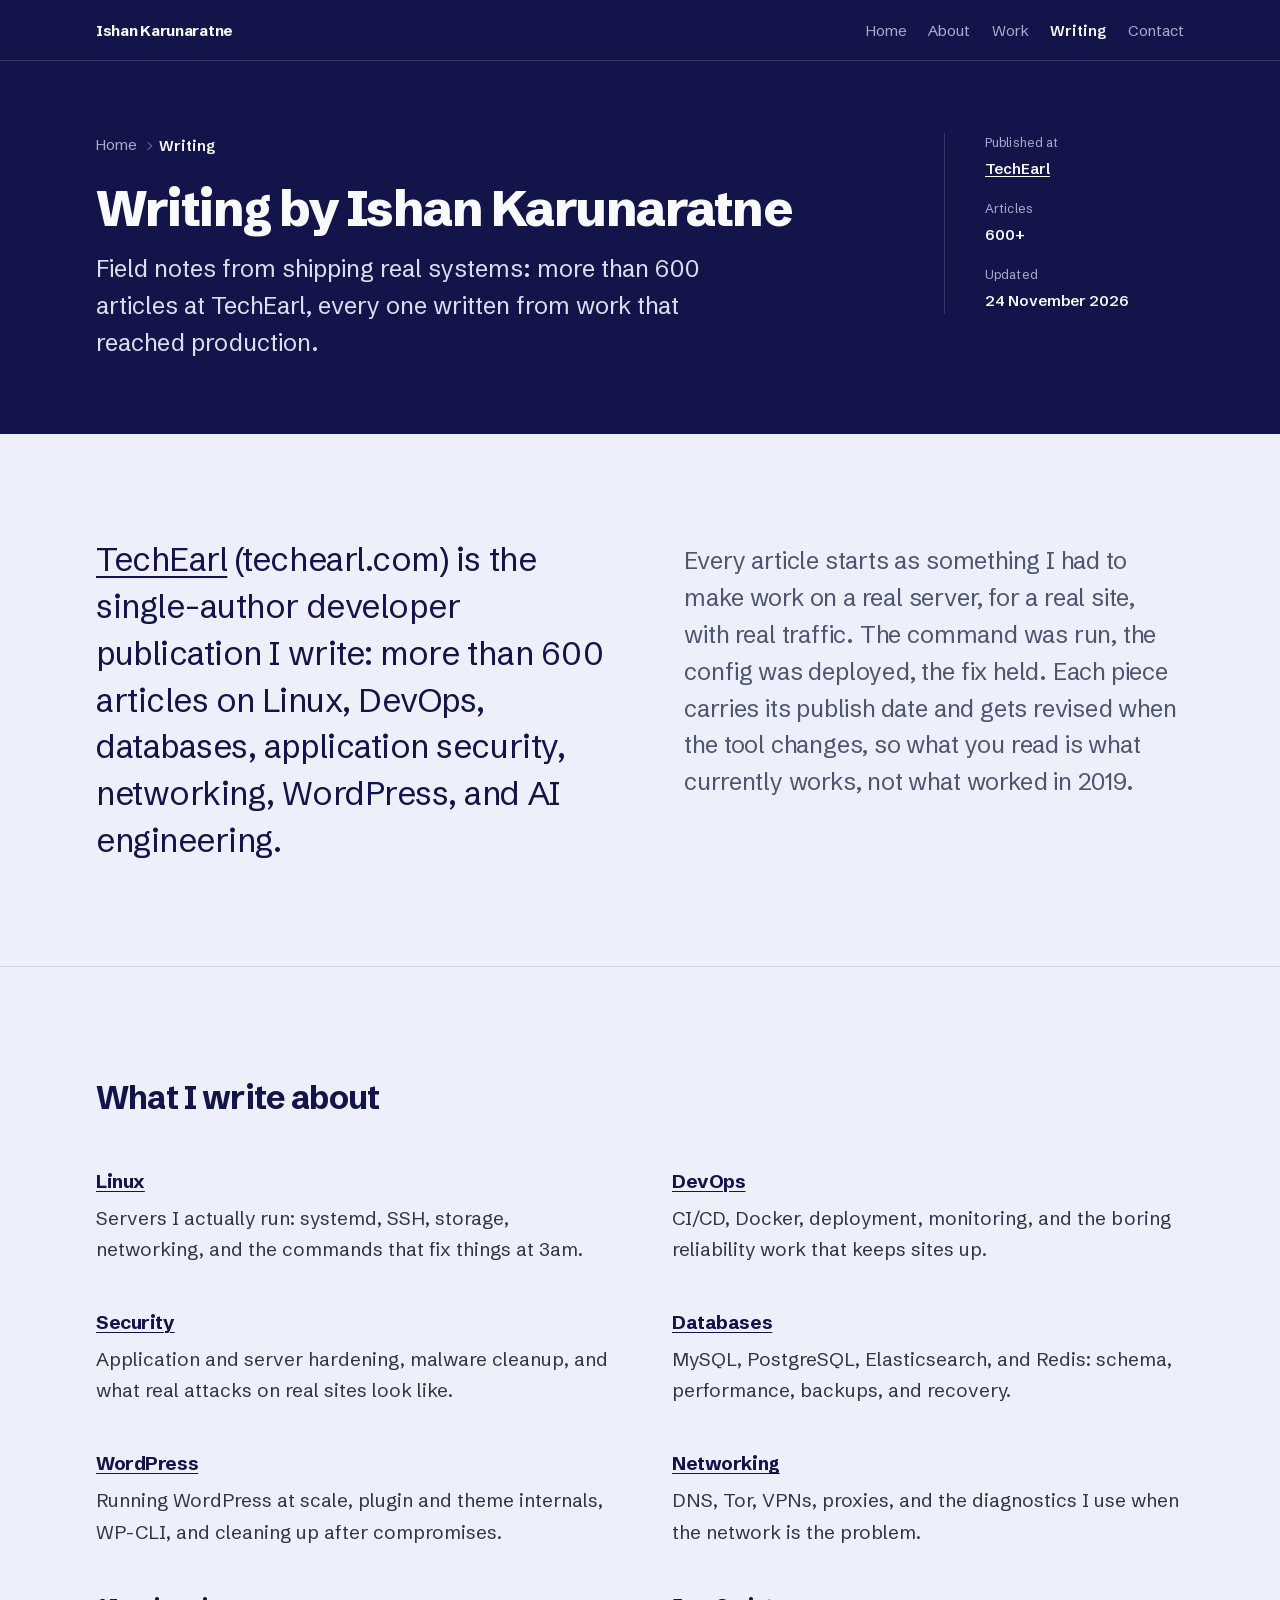
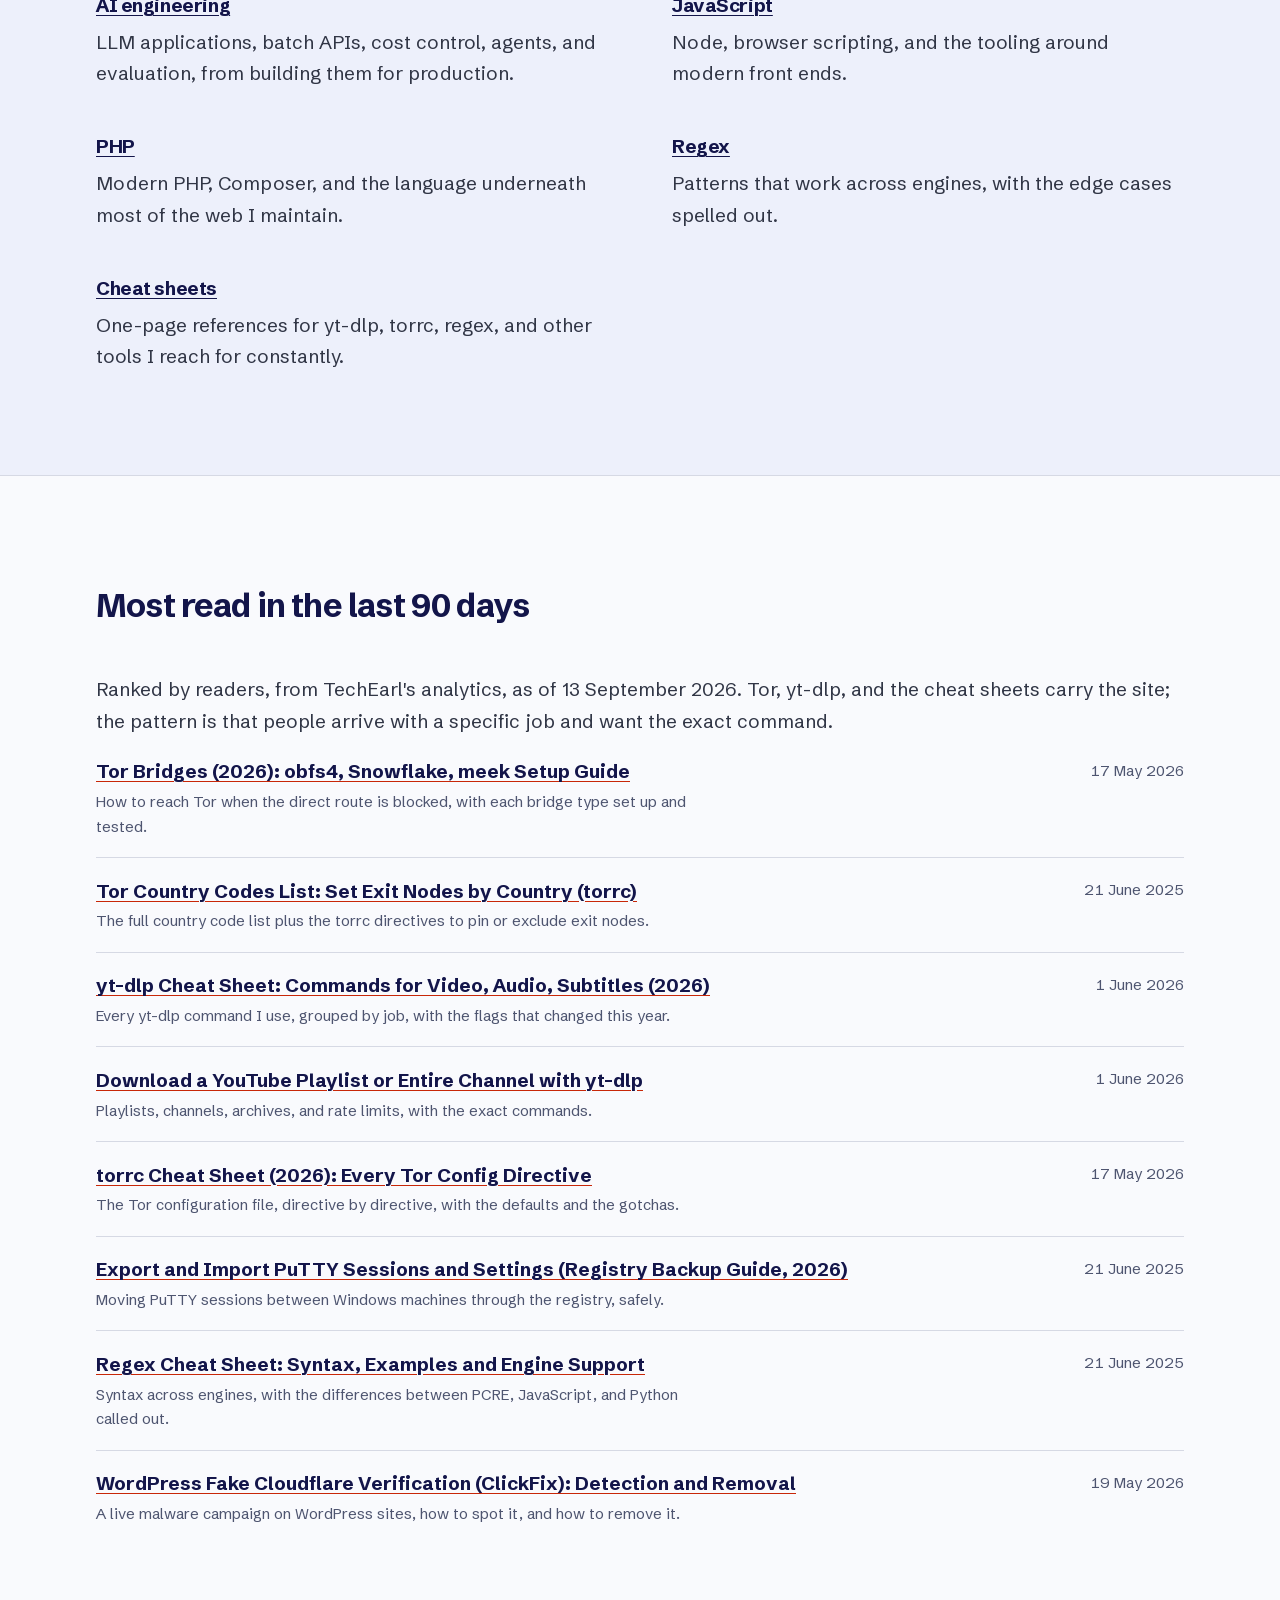
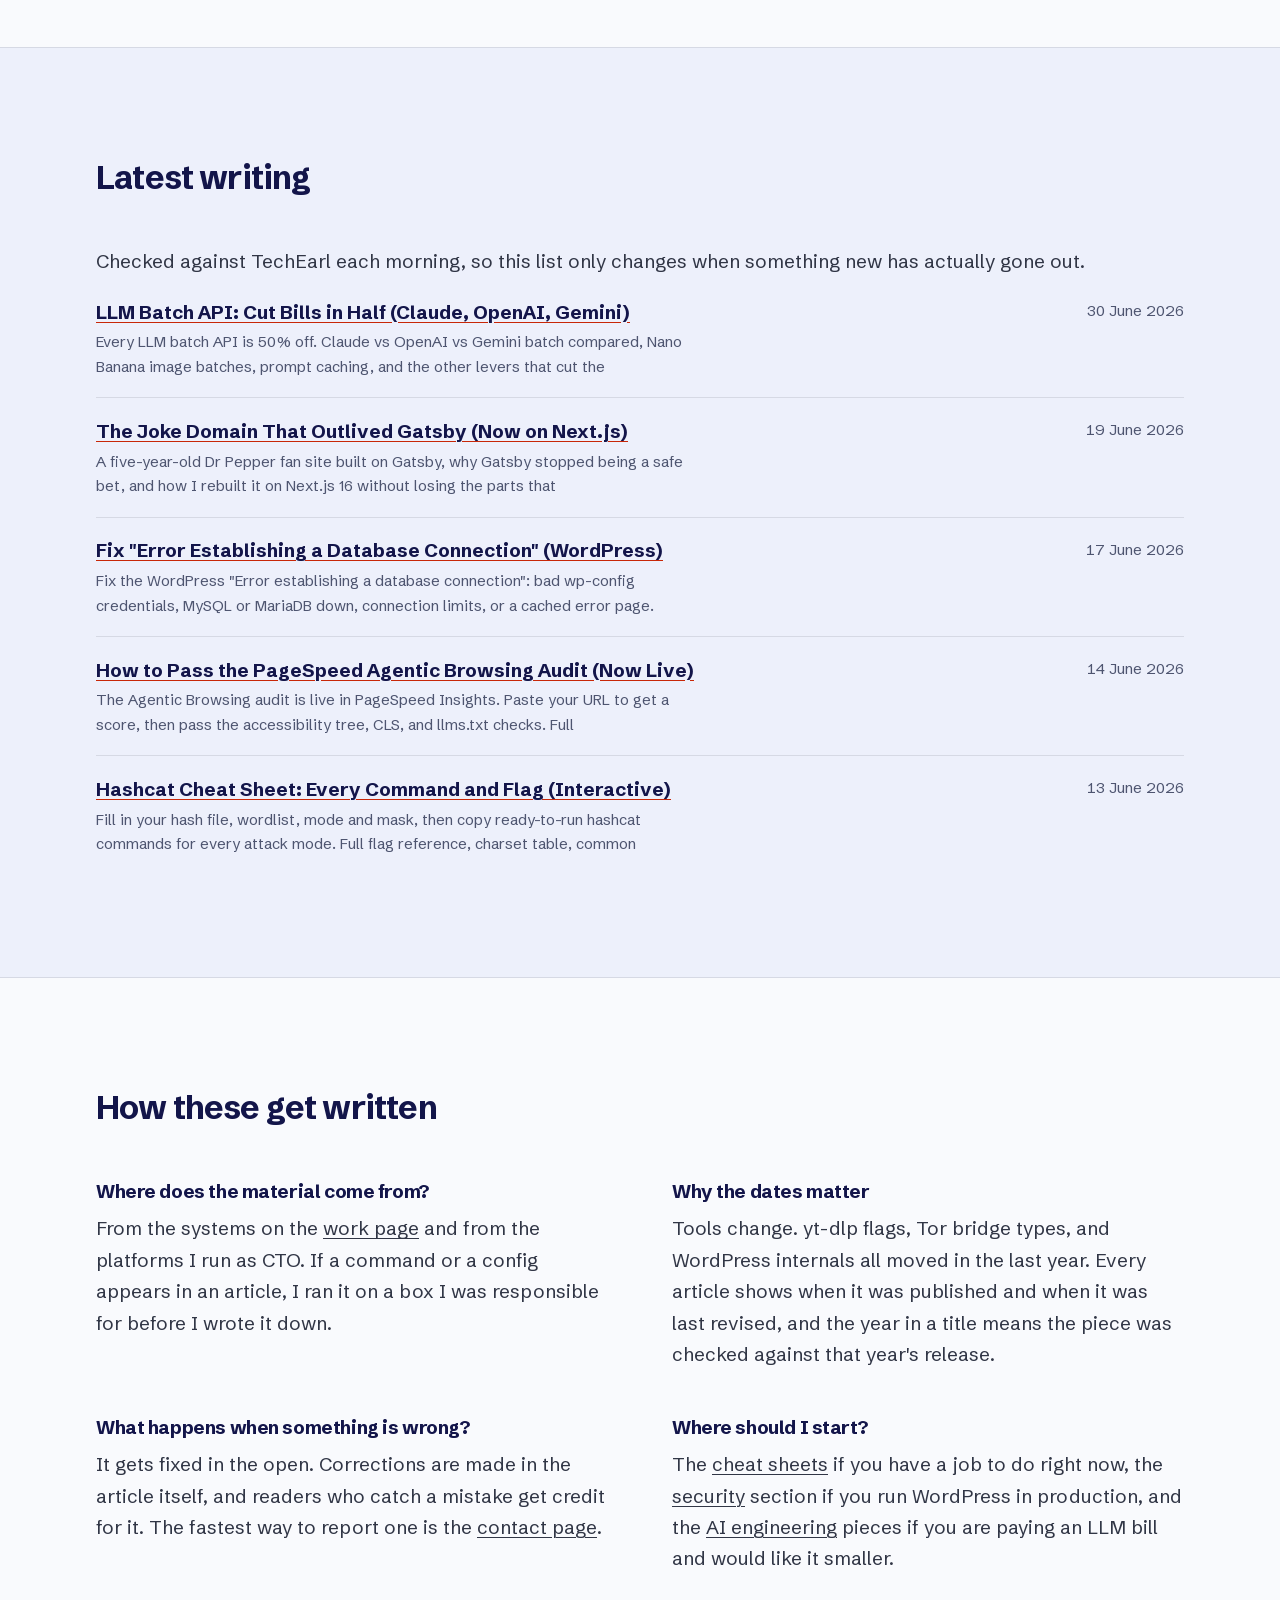
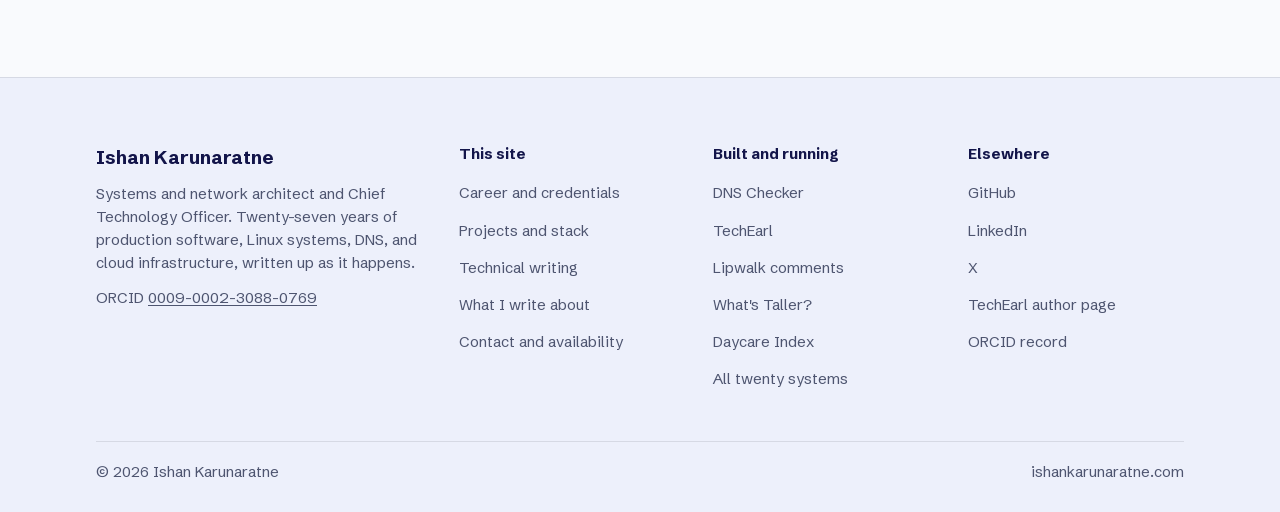
<file: writing/index.html>
<!doctype html>
<html lang="en">
<head>
<meta charset="utf-8">
<meta name="viewport" content="width=device-width, initial-scale=1">
<title>Writing by Ishan Karunaratne (TechEarl Field Notes)</title>
<meta name="description" content="600+ TechEarl articles on Linux, DevOps, databases, security, networking and AI, all from production work: the topics, the most read, and the latest.">
<link rel="canonical" href="https://ishankarunaratne.com/writing/">
<meta name="author" content="Ishan Karunaratne">
<meta name="robots" content="index, follow, max-image-preview:large, max-snippet:-1">

<meta property="og:type" content="article">
<meta property="og:url" content="https://ishankarunaratne.com/writing/">
<meta property="og:title" content="Writing by Ishan Karunaratne (TechEarl Field Notes)">
<meta property="og:description" content="600+ TechEarl articles on Linux, DevOps, databases, security, networking and AI, all from production work: the topics, the most read, and the latest.">
<meta property="og:image" content="https://ishankarunaratne.com/assets/ishan-karunaratne.webp">
<meta name="twitter:card" content="summary">
<meta name="twitter:creator" content="@ishankaru">

<link rel="preconnect" href="https://www.googletagmanager.com">
<link rel="preload" href="/assets/fonts/schibsted-400-500-600-700-800.woff2" as="font" type="font/woff2" crossorigin>
<link rel="stylesheet" href="/assets/style.css">
<link rel="icon" href="/favicon.ico" sizes="32x32">
<link rel="icon" href="/favicon.svg" type="image/svg+xml">
<link rel="apple-touch-icon" href="/apple-touch-icon.png">
<script type="application/ld+json">
{"@context":"https://schema.org","@type":"BreadcrumbList","itemListElement":[
 {"@type":"ListItem","position":1,"name":"Home","item":"https://ishankarunaratne.com/"},
 {"@type":"ListItem","position":2,"name":"Writing","item":"https://ishankarunaratne.com/writing/"}]}
</script>
<script type="application/ld+json">
{"@context":"https://schema.org","@type":"CollectionPage","@id":"https://ishankarunaratne.com/writing/","url":"https://ishankarunaratne.com/writing/","name":"Writing by Ishan Karunaratne",
 "description":"More than 600 articles on Linux, DevOps, databases, security, networking and AI at TechEarl, all from production work.",
 "isPartOf":{"@id":"https://ishankarunaratne.com/#website"},
 "author":{"@id":"https://ishankarunaratne.com/#person"},
 "about":{"@id":"https://ishankarunaratne.com/#person"},
 "datePublished":"2026-08-17","dateModified":"2026-11-24",
 "primaryImageOfPage":"https://ishankarunaratne.com/assets/ishan-karunaratne.webp",
 "mainEntity":{"@type":"ItemList","name":"Topics at TechEarl","itemListElement":[{"@type":"ListItem","position":1,"name":"Linux","url":"https://techearl.com/linux"},{"@type":"ListItem","position":2,"name":"DevOps","url":"https://techearl.com/devops"},{"@type":"ListItem","position":3,"name":"Security","url":"https://techearl.com/security"},{"@type":"ListItem","position":4,"name":"Databases","url":"https://techearl.com/database"},{"@type":"ListItem","position":5,"name":"WordPress","url":"https://techearl.com/wordpress"},{"@type":"ListItem","position":6,"name":"Networking","url":"https://techearl.com/network"},{"@type":"ListItem","position":7,"name":"AI engineering","url":"https://techearl.com/ai"},{"@type":"ListItem","position":8,"name":"JavaScript","url":"https://techearl.com/javascript"},{"@type":"ListItem","position":9,"name":"PHP","url":"https://techearl.com/php"},{"@type":"ListItem","position":10,"name":"Regex","url":"https://techearl.com/regex"},{"@type":"ListItem","position":11,"name":"Cheat sheets","url":"https://techearl.com/cheat-sheets"}]}}
</script>
<script async src="https://www.googletagmanager.com/gtag/js?id=G-11XFYLQ238"></script>
<script>
  window.dataLayer = window.dataLayer || [];
  function gtag(){dataLayer.push(arguments);}
  gtag('js', new Date());

  gtag('config', 'G-11XFYLQ238');
</script>

</head>
<body>
<a class="skip" href="#main">Skip to content</a>
<nav class="nav" aria-label="Primary">
  <div class="shell">
    <a class="nav__brand" href="/">Ishan Karunaratne</a>
    <ul class="nav__list"><li><a href="/">Home</a></li><li><a href="/about/">About</a></li><li><a href="/work/">Work</a></li><li><a href="/writing/" aria-current="page">Writing</a></li><li><a href="/contact/">Contact</a></li></ul>
  </div>
</nav>
<header class="pagehead">
  <div class="shell pagehead__grid">
    <div class="pagehead__main">
      <nav class="crumbs" aria-label="Breadcrumb">
        <ol>
          <li><a href="/">Home</a></li>
          <li><span aria-current="page">Writing</span></li>
        </ol>
      </nav>
      <h1>Writing by Ishan Karunaratne</h1>
      <p class="pagehead__deck">Field notes from shipping real systems: more than 600 articles at TechEarl, every one written from work that reached production.</p>
    </div>
    <dl class="metarail">
        <div class="metarail__row"><dt>Published at</dt><dd><a href="https://techearl.com">TechEarl</a></dd></div>
        <div class="metarail__row"><dt>Articles</dt><dd>600+</dd></div>
        <div class="metarail__row"><dt>Updated</dt><dd><time id="updated" datetime="2026-11-24">24 November 2026</time></dd></div>
    </dl>
  </div>
</header>
<main id="main">
<section class="note" id="summary">
  <div class="shell">
    <p><a href="https://techearl.com">TechEarl</a> (techearl.com) is the single-author developer publication I write: more than 600 articles on Linux, DevOps, databases, application security, networking, WordPress, and AI engineering.</p>
    <p>Every article starts as something I had to make work on a real server, for a real site, with real traffic. The command was run, the config was deployed, the fix held. Each piece carries its publish date and gets revised when the tool changes, so what you read is what currently works, not what worked in 2019.</p>
  </div>
</section>
<section class="sec" id="topics">
  <div class="shell">
    <h2>What I write about</h2>
    <div class="faq">
      <article>
        <h3><a href="https://techearl.com/linux">Linux</a></h3>
        <p>Servers I actually run: systemd, SSH, storage, networking, and the commands that fix things at 3am.</p>
      </article>
      <article>
        <h3><a href="https://techearl.com/devops">DevOps</a></h3>
        <p>CI/CD, Docker, deployment, monitoring, and the boring reliability work that keeps sites up.</p>
      </article>
      <article>
        <h3><a href="https://techearl.com/security">Security</a></h3>
        <p>Application and server hardening, malware cleanup, and what real attacks on real sites look like.</p>
      </article>
      <article>
        <h3><a href="https://techearl.com/database">Databases</a></h3>
        <p>MySQL, PostgreSQL, Elasticsearch, and Redis: schema, performance, backups, and recovery.</p>
      </article>
      <article>
        <h3><a href="https://techearl.com/wordpress">WordPress</a></h3>
        <p>Running WordPress at scale, plugin and theme internals, WP-CLI, and cleaning up after compromises.</p>
      </article>
      <article>
        <h3><a href="https://techearl.com/network">Networking</a></h3>
        <p>DNS, Tor, VPNs, proxies, and the diagnostics I use when the network is the problem.</p>
      </article>
      <article>
        <h3><a href="https://techearl.com/ai">AI engineering</a></h3>
        <p>LLM applications, batch APIs, cost control, agents, and evaluation, from building them for production.</p>
      </article>
      <article>
        <h3><a href="https://techearl.com/javascript">JavaScript</a></h3>
        <p>Node, browser scripting, and the tooling around modern front ends.</p>
      </article>
      <article>
        <h3><a href="https://techearl.com/php">PHP</a></h3>
        <p>Modern PHP, Composer, and the language underneath most of the web I maintain.</p>
      </article>
      <article>
        <h3><a href="https://techearl.com/regex">Regex</a></h3>
        <p>Patterns that work across engines, with the edge cases spelled out.</p>
      </article>
      <article>
        <h3><a href="https://techearl.com/cheat-sheets">Cheat sheets</a></h3>
        <p>One-page references for yt-dlp, torrc, regex, and other tools I reach for constantly.</p>
      </article>
    </div>
  </div>
</section>
<section class="sec" id="most-read">
  <div class="shell">
    <h2>Most read in the last 90 days</h2>
    <p>Ranked by readers, from TechEarl's analytics, as of 13 September 2026. Tor, yt-dlp, and the cheat sheets carry the site; the pattern is that people arrive with a specific job and want the exact command.</p>
      <ol class="writing">
        <li>
          <a href="https://techearl.com/tor-bridges-obfs4-snowflake-meek">Tor Bridges (2026): obfs4, Snowflake, meek Setup Guide</a>
          <span>How to reach Tor when the direct route is blocked, with each bridge type set up and tested.</span>
          <time datetime="2026-05-17">17 May 2026</time>
        </li>
        <li>
          <a href="https://techearl.com/tor-country-codes-exit-exclude-nodes">Tor Country Codes List: Set Exit Nodes by Country (torrc)</a>
          <span>The full country code list plus the torrc directives to pin or exclude exit nodes.</span>
          <time datetime="2025-06-21">21 June 2025</time>
        </li>
        <li>
          <a href="https://techearl.com/yt-dlp-cheat-sheet">yt-dlp Cheat Sheet: Commands for Video, Audio, Subtitles (2026)</a>
          <span>Every yt-dlp command I use, grouped by job, with the flags that changed this year.</span>
          <time datetime="2026-06-01">1 June 2026</time>
        </li>
        <li>
          <a href="https://techearl.com/download-youtube-playlist">Download a YouTube Playlist or Entire Channel with yt-dlp</a>
          <span>Playlists, channels, archives, and rate limits, with the exact commands.</span>
          <time datetime="2026-06-01">1 June 2026</time>
        </li>
        <li>
          <a href="https://techearl.com/torrc-cheat-sheet">torrc Cheat Sheet (2026): Every Tor Config Directive</a>
          <span>The Tor configuration file, directive by directive, with the defaults and the gotchas.</span>
          <time datetime="2026-05-17">17 May 2026</time>
        </li>
        <li>
          <a href="https://techearl.com/how-to-export-and-import-putty-settings">Export and Import PuTTY Sessions and Settings (Registry Backup Guide, 2026)</a>
          <span>Moving PuTTY sessions between Windows machines through the registry, safely.</span>
          <time datetime="2025-06-21">21 June 2025</time>
        </li>
        <li>
          <a href="https://techearl.com/regex-cheat-sheet">Regex Cheat Sheet: Syntax, Examples and Engine Support</a>
          <span>Syntax across engines, with the differences between PCRE, JavaScript, and Python called out.</span>
          <time datetime="2025-06-21">21 June 2025</time>
        </li>
        <li>
          <a href="https://techearl.com/wordpress-fake-cloudflare-verification-clickfix">WordPress Fake Cloudflare Verification (ClickFix): Detection and Removal</a>
          <span>A live malware campaign on WordPress sites, how to spot it, and how to remove it.</span>
          <time datetime="2026-05-19">19 May 2026</time>
        </li>
      </ol>
  </div>
</section>
<section class="sec" id="writing">
  <div class="shell">
    <h2>Latest writing</h2>
    <p>Checked against TechEarl each morning, so this list only changes when something new has actually gone out.</p>
    <!-- writing:start -->
      <ul class="writing">
        <li>
          <a href="https://techearl.com/llm-batch-api">LLM Batch API: Cut Bills in Half (Claude, OpenAI, Gemini)</a>
          <span>Every LLM batch API is 50% off. Claude vs OpenAI vs Gemini batch compared, Nano Banana image batches, prompt caching, and the other levers that cut the</span>
          <time datetime="2026-06-30">30 June 2026</time>
        </li>
        <li>
          <a href="https://techearl.com/the-joke-domain-that-outlived-gatsby">The Joke Domain That Outlived Gatsby (Now on Next.js)</a>
          <span>A five-year-old Dr Pepper fan site built on Gatsby, why Gatsby stopped being a safe bet, and how I rebuilt it on Next.js 16 without losing the parts that</span>
          <time datetime="2026-06-19">19 June 2026</time>
        </li>
        <li>
          <a href="https://techearl.com/error-establishing-a-database-connection">Fix &quot;Error Establishing a Database Connection&quot; (WordPress)</a>
          <span>Fix the WordPress &quot;Error establishing a database connection&quot;: bad wp-config credentials, MySQL or MariaDB down, connection limits, or a cached error page.</span>
          <time datetime="2026-06-17">17 June 2026</time>
        </li>
        <li>
          <a href="https://techearl.com/lighthouse-agentic-browsing-audit">How to Pass the PageSpeed Agentic Browsing Audit (Now Live)</a>
          <span>The Agentic Browsing audit is live in PageSpeed Insights. Paste your URL to get a score, then pass the accessibility tree, CLS, and llms.txt checks. Full</span>
          <time datetime="2026-06-14">14 June 2026</time>
        </li>
        <li>
          <a href="https://techearl.com/hashcat-cheat-sheet">Hashcat Cheat Sheet: Every Command and Flag (Interactive)</a>
          <span>Fill in your hash file, wordlist, mode and mask, then copy ready-to-run hashcat commands for every attack mode. Full flag reference, charset table, common</span>
          <time datetime="2026-06-13">13 June 2026</time>
        </li>
      </ul>
      <!-- writing:end -->
  </div>
</section>
<section class="sec" id="method">
  <div class="shell">
    <h2>How these get written</h2>
    <div class="faq">
      <article>
        <h3>Where does the material come from?</h3>
        <p>From the systems on the <a href="/work/">work page</a> and from the platforms I run as CTO. If a command or a config appears in an article, I ran it on a box I was responsible for before I wrote it down.</p>
      </article>
      <article>
        <h3>Why the dates matter</h3>
        <p>Tools change. yt-dlp flags, Tor bridge types, and WordPress internals all moved in the last year. Every article shows when it was published and when it was last revised, and the year in a title means the piece was checked against that year's release.</p>
      </article>
      <article>
        <h3>What happens when something is wrong?</h3>
        <p>It gets fixed in the open. Corrections are made in the article itself, and readers who catch a mistake get credit for it. The fastest way to report one is the <a href="/contact/">contact page</a>.</p>
      </article>
      <article>
        <h3>Where should I start?</h3>
        <p>The <a href="https://techearl.com/cheat-sheets">cheat sheets</a> if you have a job to do right now, the <a href="https://techearl.com/security">security</a> section if you run WordPress in production, and the <a href="https://techearl.com/ai">AI engineering</a> pieces if you are paying an LLM bill and would like it smaller.</p>
      </article>
    </div>
  </div>
</section>
</main>
<footer class="foot" role="contentinfo">
  <div class="shell">
    <div class="foot__grid">
      <div class="foot__id">
        <p class="foot__name"><a href="/">Ishan Karunaratne</a></p>
        <p class="foot__blurb">Systems and network architect and Chief Technology Officer. Twenty-seven
        years of production software, Linux systems, DNS, and cloud infrastructure, written up as it
        happens.</p>
        <p class="foot__orcid">ORCID <a href="https://orcid.org/0009-0002-3088-0769">0009-0002-3088-0769</a></p>
      </div>

      <nav class="foot__col" aria-label="This site">
        <p class="foot__h">This site</p>
        <ul>
          <li><a href="/about/">Career and credentials</a></li>
          <li><a href="/work/">Projects and stack</a></li>
          <li><a href="/writing/">Technical writing</a></li>
          <li><a href="/writing/#topics">What I write about</a></li>
          <li><a href="/contact/">Contact and availability</a></li>
        </ul>
      </nav>

      <nav class="foot__col" aria-label="Systems I built">
        <p class="foot__h">Built and running</p>
        <ul>
          <li><a href="https://dnschkr.com/dns-inspector">DNS Checker</a></li>
          <li><a href="https://techearl.com">TechEarl</a></li>
          <li><a href="https://lipwalk.com/docs">Lipwalk comments</a></li>
          <li><a href="https://whatstaller.com/compare/worlds-tallest">What&#39;s Taller?</a></li>
          <li><a href="https://daycareindex.com/texas/houston">Daycare Index</a></li>
          <li><a href="/work/">All twenty systems</a></li>
        </ul>
      </nav>

      <nav class="foot__col" aria-label="Profiles elsewhere">
        <p class="foot__h">Elsewhere</p>
        <ul>
          <li><a rel="me" href="https://github.com/ishankaru">GitHub</a></li>
          <li><a rel="me" href="https://www.linkedin.com/in/ishankarunaratne/">LinkedIn</a></li>
          <li><a rel="me" href="https://x.com/ishankaru">X</a></li>
          <li><a rel="me" href="https://techearl.com/author">TechEarl author page</a></li>
          <li><a rel="me" href="https://orcid.org/0009-0002-3088-0769">ORCID record</a></li>
        </ul>
      </nav>
    </div>

    <div class="foot__base">
      <p>&copy; <span id="yr">2026</span> Ishan Karunaratne</p>
      <p class="foot__mono">ishankarunaratne.com</p>
    </div>
  </div>
</footer>
<script>
  document.getElementById('yr').textContent = new Date().getFullYear();
  // Progressive enhancement only. The hidden state is added here, not in the stylesheet,
  // so the page is fully readable if this never runs. A timeout reveals everything
  // unconditionally, which covers headless renderers and background tabs where
  // IntersectionObserver may not fire.
  (function () {
    if (!window.matchMedia('(prefers-reduced-motion: no-preference)').matches) return;
    if (!('IntersectionObserver' in window)) return;

    var items = document.querySelectorAll('.track > li, .work__item, .practice > article');
    if (!items.length) return;

    var revealAll = function () {
      items.forEach(function (el) { el.classList.add('in'); });
    };

    items.forEach(function (el, i) {
      el.style.setProperty('--i', i % 8);
      el.classList.add('reveal');
    });

    var io = new IntersectionObserver(function (entries) {
      entries.forEach(function (e) {
        if (e.isIntersecting) { e.target.classList.add('in'); io.unobserve(e.target); }
      });
    }, { rootMargin: '200px 0px 0px 0px' });

    items.forEach(function (el) { io.observe(el); });

    // Safety net: never leave anything hidden.
    setTimeout(revealAll, 2500);
    window.addEventListener('beforeprint', revealAll);
  })();
</script>
</body>
</html>
</file>
<file: assets/style.css>
@font-face {
  font-family: 'Schibsted Grotesk';
  font-style: normal;
  font-weight: 400;
  font-display: optional;
  src: url(/assets/fonts/schibsted-400-500-600-700-800.woff2) format('woff2');
  unicode-range: U+0000-00FF, U+0131, U+0152-0153, U+02BB-02BC, U+02C6, U+02DA, U+02DC, U+0304, U+0308, U+0329, U+2000-206F, U+20AC, U+2122, U+2191, U+2193, U+2212, U+2215, U+FEFF, U+FFFD;
}
@font-face {
  font-family: 'Schibsted Grotesk';
  font-style: normal;
  font-weight: 500;
  font-display: optional;
  src: url(/assets/fonts/schibsted-400-500-600-700-800.woff2) format('woff2');
  unicode-range: U+0000-00FF, U+0131, U+0152-0153, U+02BB-02BC, U+02C6, U+02DA, U+02DC, U+0304, U+0308, U+0329, U+2000-206F, U+20AC, U+2122, U+2191, U+2193, U+2212, U+2215, U+FEFF, U+FFFD;
}
@font-face {
  font-family: 'Schibsted Grotesk';
  font-style: normal;
  font-weight: 600;
  font-display: optional;
  src: url(/assets/fonts/schibsted-400-500-600-700-800.woff2) format('woff2');
  unicode-range: U+0000-00FF, U+0131, U+0152-0153, U+02BB-02BC, U+02C6, U+02DA, U+02DC, U+0304, U+0308, U+0329, U+2000-206F, U+20AC, U+2122, U+2191, U+2193, U+2212, U+2215, U+FEFF, U+FFFD;
}
@font-face {
  font-family: 'Schibsted Grotesk';
  font-style: normal;
  font-weight: 700;
  font-display: optional;
  src: url(/assets/fonts/schibsted-400-500-600-700-800.woff2) format('woff2');
  unicode-range: U+0000-00FF, U+0131, U+0152-0153, U+02BB-02BC, U+02C6, U+02DA, U+02DC, U+0304, U+0308, U+0329, U+2000-206F, U+20AC, U+2122, U+2191, U+2193, U+2212, U+2215, U+FEFF, U+FFFD;
}
@font-face {
  font-family: 'Schibsted Grotesk';
  font-style: normal;
  font-weight: 800;
  font-display: optional;
  src: url(/assets/fonts/schibsted-400-500-600-700-800.woff2) format('woff2');
  unicode-range: U+0000-00FF, U+0131, U+0152-0153, U+02BB-02BC, U+02C6, U+02DA, U+02DC, U+0304, U+0308, U+0329, U+2000-206F, U+20AC, U+2122, U+2191, U+2193, U+2212, U+2215, U+FEFF, U+FFFD;
}

/* ishankarunaratne.com
   One family, many weights. No mono labels, no section eyebrows, no equal-box grids.
   The page is meant to read as a letter followed by a record, not as a landing page. */

:root {
  /* Full palette. Deep saturated indigo carries the masthead and contact; a vivid
     vermilion is the action colour; a cool teal is the secondary mark. The document
     surface stays near-white so ten colourful screenshots have somewhere to sit. */
  --ink:      oklch(0.235 0.095 274);
  --ink-2:    oklch(0.34 0.085 274);
  --ink-soft: oklch(0.455 0.045 272);
  --paper:    oklch(0.985 0.004 270);
  --paper-2:  oklch(0.955 0.016 276);
  --body:     oklch(0.335 0.030 272);
  --on-dark:  oklch(0.905 0.022 275);
  --on-dark-soft: oklch(0.755 0.045 278);
  --signal:   oklch(0.54 0.200 32);
  --signal-lt:oklch(0.735 0.175 52);
  --teal:     oklch(0.60 0.115 205);
  --teal-lt:  oklch(0.80 0.115 200);
  --rule:     oklch(0.885 0.016 275);
  --rule-dk:  oklch(0.36 0.070 274);

  --measure: 66ch;
  --shell: 68rem;

  --t-sm:  clamp(0.875rem, 0.855rem + 0.1vw, 0.94rem);
  --t-0:   clamp(1.0625rem, 1.02rem + 0.22vw, 1.19rem);
  --t-1:   clamp(1.25rem, 1.17rem + 0.4vw, 1.5rem);
  --t-2:   clamp(1.55rem, 1.38rem + 0.85vw, 2.15rem);
  --t-3:   clamp(2rem, 1.6rem + 2vw, 3.1rem);
  --t-4:   clamp(2.9rem, 2.1rem + 3.9vw, 5.1rem);

  --ease: cubic-bezier(0.16, 1, 0.3, 1);
}

*, *::before, *::after { box-sizing: border-box; }
html { -webkit-text-size-adjust: 100%; scroll-behavior: smooth; }
@media (prefers-reduced-motion: reduce) { html { scroll-behavior: auto; } }

body {
  margin: 0;
  background: var(--paper);
  color: var(--body);
  font-family: "Schibsted Grotesk", ui-sans-serif, system-ui, sans-serif;
  font-size: var(--t-0);
  line-height: 1.65;
  -webkit-font-smoothing: antialiased;
}
img { max-width: 100%; height: auto; display: block; }
h1, h2, h3 { color: var(--ink); margin: 0; text-wrap: balance; letter-spacing: -0.022em; }
p { text-wrap: pretty; }
a { color: inherit; text-underline-offset: 0.16em; text-decoration-thickness: from-font; }
a:hover { text-decoration-color: var(--signal); }

.shell { width: min(100% - 2.5rem, var(--shell)); margin-inline: auto; }
@media (min-width: 48rem) { .shell { width: min(100% - 6rem, var(--shell)); } }

.skip { position: absolute; left: -9999px; background: var(--ink); color: var(--paper); padding: 0.75rem 1.25rem; }
.skip:focus { left: 0; top: 0; z-index: 10; }
:where(a, button):focus-visible { outline: 2px solid var(--signal); outline-offset: 3px; }

/* ---------- masthead ---------- */

.masthead {
  background: var(--ink);
  color: var(--on-dark);
  padding-block: clamp(3.5rem, 9vw, 7rem) clamp(3.5rem, 8vw, 6rem);
}
.masthead__grid { display: grid; gap: clamp(2.5rem, 5vw, 4.5rem); }
@media (min-width: 56rem) {
  .masthead__grid { grid-template-columns: minmax(0, 1fr) 15rem; align-items: start; }
}
.h1-break { display: block; }

.masthead h1 {
  color: var(--paper);
  font-size: var(--t-4);
  font-weight: 800;
  line-height: 0.95;
  letter-spacing: -0.03em;
  margin-bottom: 1.1rem;
}
.masthead__role {
  font-size: var(--t-1);
  font-weight: 400;
  color: var(--on-dark-soft);
  margin: 0 0 1.8rem;
  max-width: 30ch;
}
.masthead__role em { font-style: normal; color: var(--teal-lt); font-weight: 500; }

.lede { font-size: var(--t-1); line-height: 1.55; max-width: 42ch; margin: 0; color: var(--on-dark); }
.lede strong { color: var(--paper); font-weight: 600; }
.lede a { color: var(--teal-lt); text-decoration-color: var(--teal-lt); }

.masthead__cta { display: flex; flex-wrap: wrap; gap: 1.5rem; align-items: center; margin: 2.4rem 0 0; }
.btn {
  display: inline-block; padding: 0.85rem 1.6rem;
  background: var(--signal-lt); color: oklch(0.18 0.03 50);
  font-weight: 600; font-size: var(--t-sm); text-decoration: none;
  transition: background 0.4s var(--ease);
}
.btn:hover { background: var(--teal-lt); color: oklch(0.16 0.04 210); }
.masthead__cta > a:not(.btn) { color: var(--on-dark); font-size: var(--t-sm); }
.masthead__cta > a:not(.btn):hover { color: var(--teal-lt); }

.masthead__portrait { max-width: 15rem; }
.masthead__portrait img { width: 100%; filter: grayscale(1) contrast(1.03) brightness(1.02); }
@media (min-width: 56rem) { .masthead__portrait { margin-top: 0.6rem; } }

/* ---------- the note: the human moment, deliberately not a grid ---------- */

.note {
  padding-block: clamp(3.5rem, 8vw, 6.5rem);
  background: var(--paper-2);
  border-bottom: 1px solid var(--rule);
}
.note p {
  font-size: var(--t-2);
  line-height: 1.42;
  letter-spacing: -0.014em;
  color: var(--ink);
  font-weight: 400;
  max-width: 26ch;
  margin: 0;
}
.note p + p { margin-top: 1.2rem; max-width: 46ch; font-size: var(--t-1); line-height: 1.55; color: var(--ink-soft); letter-spacing: -0.008em; }
@media (min-width: 56rem) {
  .note .shell { display: grid; grid-template-columns: minmax(0, 1.05fr) minmax(0, 1fr); gap: clamp(2rem, 5vw, 5rem); align-items: start; }
  /* Every follow-on paragraph stacks in the right-hand column, so the lead
     keeps the left to itself rather than a third paragraph dropping under it. */
  .note p + p { margin-top: 0.4rem; grid-column: 2; }
  .note p + p + p { margin-top: 1.3rem; }
}

/* ---------- sections ---------- */

.sec { padding-block: clamp(3.5rem, 8vw, 6.5rem); }
.sec + .sec { border-top: 1px solid var(--rule); }
.sec:nth-of-type(even) { background: var(--paper-2); }
.sec > .shell > h2 {
  font-size: var(--t-2); font-weight: 700; letter-spacing: -0.025em; margin-bottom: 2.6rem;
}

/* practice: hanging subheads, staggered widths, not a box grid */
.practice { display: grid; gap: clamp(2.2rem, 4vw, 3rem); }
@media (min-width: 56rem) { .practice { grid-template-columns: 14rem minmax(0, 1fr); gap: 2.4rem clamp(2rem, 4vw, 3.5rem); } }
.practice h3 { font-size: var(--t-0); font-weight: 700; letter-spacing: -0.012em; }
.practice p { margin: 0.4rem 0 0; max-width: var(--measure); }
@media (min-width: 56rem) {
  .practice h3 { grid-column: 1; text-align: right; padding-top: 0.1rem; color: var(--ink); }
  .practice p { grid-column: 2; margin: 0; padding-bottom: 2.2rem; border-bottom: 1px solid var(--rule); }
  .practice > :nth-last-child(2), .practice > :last-child { border-bottom: 0; padding-bottom: 0; }
}

/* work: real screenshots carry this section. Multi-column rather than grid, so a
   short entry does not leave a hole under it: cards pack to their natural height. */
.work { display: block; }
.work > article {
  -webkit-column-break-inside: avoid;
  break-inside: avoid;
  margin: 0 0 3rem;
}
.work > article:last-child { margin-bottom: 0; }
@media (min-width: 56rem) {
  .work { column-count: 2; column-gap: clamp(2rem, 4vw, 3rem); }
  .work > article { margin-bottom: 3.5rem; }
}
@media (min-width: 68rem) { .work { column-count: 3; } }

.work__shot {
  display: block;
  background: oklch(0.93 0.004 240);
  overflow: hidden;
  margin-bottom: 1.1rem;
  border: 1px solid var(--rule);
  transition: border-color 0.4s var(--ease);
}
.work__shot img {
  width: 100%;
  aspect-ratio: 16 / 10;
  object-fit: cover;
  object-position: top center;
  transition: transform 0.7s var(--ease);
}
.work__shot:hover { border-color: var(--signal); }
.work__shot:hover img { transform: scale(1.018); }

.work h3 { font-size: var(--t-1); font-weight: 700; margin-bottom: 0.2rem; }
.work__note { color: var(--ink-soft); font-size: var(--t-sm); margin: 0 0 0.7rem; }
.work p:last-child { margin: 0; max-width: 52ch; }
.work a { text-decoration-color: var(--signal); }

@media (min-width: 56rem) {
  .work__lead {
    column-span: all;
    display: grid;
    grid-template-columns: minmax(0, 1.15fr) minmax(0, 1fr);
    gap: clamp(2rem, 4vw, 3.2rem);
    align-items: center;
    padding-bottom: 3.2rem;
    border-bottom: 1px solid var(--rule);
  }
  .work__lead .work__shot { margin-bottom: 0; }
  .work__lead h3 { font-size: var(--t-2); letter-spacing: -0.025em; }
  .work__lead p:last-child { max-width: 46ch; }
}
@media (prefers-reduced-motion: reduce) { .work__shot:hover img { transform: none; } }

/* track */
.track { list-style: none; margin: 0; padding: 0; }
.track > li { padding: 1.5rem 0; border-top: 1px solid var(--rule); }
.track > li:first-child { border-top: 0; padding-top: 0; }
@media (min-width: 52rem) {
  .track > li { display: grid; grid-template-columns: 9.5rem minmax(0, 1fr); gap: 2.5rem; }
}
.track__when { color: var(--ink-soft); font-size: var(--t-sm); margin: 0; font-variant-numeric: tabular-nums; }
.track h3 { font-size: var(--t-0); font-weight: 700; margin: 0; }
.track__where { color: var(--ink-soft); margin: 0.1rem 0 0.5rem; font-size: var(--t-sm); }
.track > li > div > p:last-child { margin: 0; max-width: var(--measure); }
.track__mark h3 { color: var(--signal); }

/* stack: plain definition pairs, no colored labels */
.stack { display: grid; gap: 1.5rem 3rem; margin: 0; }
@media (min-width: 46rem) { .stack { grid-template-columns: repeat(auto-fit, minmax(16rem, 1fr)); } }
.stack dt { font-weight: 700; color: var(--ink); font-size: var(--t-sm); }
.stack dd { margin: 0.15rem 0 0; color: var(--ink-soft); }

/* featured links inside a work entry: the pages people are actually searching for */
.work__links { display: flex; flex-wrap: wrap; gap: 0.5rem 0.6rem; align-items: center; margin: 0.9rem 0 0; }
.work__links span { font-size: var(--t-sm); color: var(--ink-soft); margin-right: 0.2rem; }
.work__links a { font-size: var(--t-sm); font-weight: 600; color: var(--ink); text-decoration: none; padding: 0.3rem 0.7rem; border: 1px solid var(--rule); background: var(--paper); }
.work__links a:hover, .work__links a:focus-visible { border-color: var(--signal); color: var(--signal); }

/* credentials */
.creds { margin: 0; display: grid; }
@media (min-width: 46rem) { .creds { grid-template-columns: repeat(2, minmax(0, 1fr)); column-gap: 4rem; } }
.creds > div { padding: 0.95rem 0; border-top: 1px solid var(--rule); }
.creds > div:first-child, .creds > div:nth-child(2) { border-top: 0; padding-top: 0; }
@media (max-width: 45.99rem) { .creds > div:nth-child(2) { border-top: 1px solid var(--rule); padding-top: 0.95rem; } }
.creds dt { font-weight: 700; color: var(--ink); }
.creds dd { margin: 0; color: var(--ink-soft); }

/* questions: prose, two columns, not three equal cards */
.faq { display: grid; gap: 2.4rem; }
@media (min-width: 52rem) { .faq { grid-template-columns: repeat(2, minmax(0, 1fr)); gap: 2.6rem 4rem; } }
.faq h3 { font-size: var(--t-0); font-weight: 700; margin-bottom: 0.35rem; }
.faq p { margin: 0; max-width: 54ch; }

/* contact */
.contact { background: var(--ink); color: var(--on-dark); padding-block: clamp(3.5rem, 8vw, 6rem); }
.contact h2 { color: var(--paper); font-size: var(--t-2); font-weight: 700; margin-bottom: 1.2rem; }
.contact__lede { font-size: var(--t-1); max-width: 44ch; margin: 0 0 2.4rem; color: var(--on-dark); }
.contact__mail { margin: 0 0 2.4rem; }
.contact__mail a { font-size: var(--t-2); font-weight: 700; color: var(--signal-lt); letter-spacing: -0.025em; }
.contact__mail a:hover { color: var(--teal-lt); }
.contact__links { display: flex; flex-wrap: wrap; gap: 0.5rem 1.75rem; list-style: none; margin: 0; padding: 0; }
.contact__links a { color: var(--on-dark-soft); font-size: var(--t-sm); }
.contact__links a:hover { color: var(--teal-lt); }

/* footer: the main internal-link surface on a five-page site, so it carries the
   real nav, the projects, and the profile links rather than a copyright line. */
.foot { padding-block: clamp(2.5rem, 5vw, 4rem) 1.75rem; border-top: 1px solid var(--rule); background: var(--paper-2); }
.foot p { margin: 0; font-size: var(--t-sm); color: var(--ink-soft); }

.foot__grid { display: grid; gap: 2.25rem; }
@media (min-width: 40rem) { .foot__grid { grid-template-columns: repeat(3, minmax(0, 1fr)); gap: 2.5rem clamp(1.5rem, 3vw, 3rem); } }
@media (min-width: 62rem) { .foot__grid { grid-template-columns: minmax(0, 1.5fr) repeat(3, minmax(0, 1fr)); } }

.foot__id { max-width: 34ch; }
@media (min-width: 40rem) and (max-width: 61.99rem) { .foot__id { grid-column: 1 / -1; max-width: 60ch; } }
.foot .foot__name { font-size: var(--t-0); font-weight: 700; color: var(--ink); margin-bottom: 0.5rem; }
.foot__name a { color: inherit; text-decoration: none; }
.foot__name a:hover, .foot__name a:focus-visible { text-decoration: underline; text-decoration-color: var(--signal); }
.foot__blurb { line-height: 1.55; }
.foot .foot__orcid { margin-top: 0.7rem; font-variant-numeric: tabular-nums; }

.foot .foot__h { font-size: var(--t-sm); font-weight: 700; color: var(--ink); margin-bottom: 0.6rem; }
.foot__col ul { list-style: none; margin: 0; padding: 0; display: grid; gap: 0.35rem; }
.foot__col a { color: var(--ink-soft); text-decoration: none; font-size: var(--t-sm); }
.foot__col a:hover, .foot__col a:focus-visible { color: var(--signal); text-decoration: underline; }

.foot__base {
  display: flex; flex-wrap: wrap; gap: 0.4rem 2rem; justify-content: space-between;
  margin-top: clamp(2rem, 4vw, 3rem); padding-top: 1.1rem; border-top: 1px solid var(--rule);
}

/* latest writing: refreshed daily from the techearl sitemap */
.writing { list-style: none; margin: 0; padding: 0; }
.writing li { padding: 1.1rem 0; border-top: 1px solid var(--rule); }
.writing li:first-child { border-top: 0; padding-top: 0; }
.writing a { font-weight: 700; color: var(--ink); text-decoration-color: var(--signal); }
.writing span { display: block; color: var(--ink-soft); font-size: var(--t-sm); margin-top: 0.15rem; max-width: 68ch; }
.writing time { display: block; color: var(--ink-soft); font-size: var(--t-sm); margin-top: 0.3rem; font-variant-numeric: tabular-nums; }
@media (min-width: 52rem) {
  .writing li { display: grid; grid-template-columns: minmax(0, 1fr) 9rem; gap: 0 2rem; }
  .writing time { grid-column: 2; grid-row: 1 / span 2; margin-top: 0.15rem; text-align: right; }
}

/* ---------- motion: hidden state set by JS only, never CSS alone ---------- */

.reveal {
  opacity: 0; transform: translateY(10px);
  transition: opacity 0.65s var(--ease), transform 0.65s var(--ease);
  transition-delay: calc(var(--i, 0) * 45ms);
}
.reveal.in { opacity: 1; transform: none; }

@media (prefers-reduced-motion: reduce) {
  *, *::before, *::after { animation-duration: 0.01ms !important; transition-duration: 0.01ms !important; }
  .reveal { opacity: 1; transform: none; }
}

/* ---------- primary nav ---------- */
.nav { background: var(--ink); border-bottom: 1px solid var(--rule-dk); }
.nav .shell { display: flex; flex-wrap: wrap; gap: 1rem 2rem; align-items: baseline;
  justify-content: space-between; padding-block: 0.9rem; }
.nav__brand { color: var(--paper); font-weight: 700; letter-spacing: -0.02em;
  text-decoration: none; font-size: var(--t-sm); }
.nav__brand:hover { color: var(--teal-lt); }
.nav__list { display: flex; flex-wrap: wrap; gap: 1.35rem; list-style: none; margin: 0; padding: 0; }
.nav__list a { color: var(--on-dark-soft); text-decoration: none; font-size: var(--t-sm); }
.nav__list a:hover { color: var(--teal-lt); }
.nav__list a[aria-current="page"] { color: var(--paper); font-weight: 600; }

/* ---------- inner page head ---------- */
.pagehead { background: var(--ink); color: var(--on-dark); padding-block: clamp(2.5rem,6vw,4.5rem); }
.pagehead h1 { color: var(--paper); font-size: var(--t-3); font-weight: 800;
  line-height: 1.02; letter-spacing: -0.03em; margin-bottom: 0.9rem; }
/* ---------- section teasers on the home page ---------- */
.cards { display: grid; gap: 1.25rem; margin-top: 2rem; }
@media (min-width: 42rem) { .cards { grid-template-columns: repeat(2, minmax(0,1fr)); } }
.card { border: 1px solid var(--rule); background: var(--paper-2); padding: 1.5rem 1.6rem; }
.card h3 { font-size: var(--t-1); font-weight: 700; margin: 0 0 0.5rem; letter-spacing: -0.02em; }
.card h3 a { text-decoration: none; }
.card h3 a:hover { color: var(--signal); }
.card p { margin: 0; font-size: var(--t-sm); color: var(--body); }

/* ---------- closing contact block (replaces the four-card teaser grid) ---------- */
.closer { max-width: 56ch; font-size: var(--t-1); line-height: 1.55; margin: 0 0 2rem; }
.closer__cta { display: flex; flex-wrap: wrap; align-items: center; gap: 1.5rem; margin: 0; }
.closer__alt { font-size: var(--t-sm); color: var(--ink-soft); }
.closer__alt:hover { color: var(--signal); }

/* ---------- child-page header ---------- */
/* Two columns on desktop: the claim on the left, a short factual rail on the
   right. The rail exists because the band was two-thirds empty; it carries real
   per-page facts rather than decoration, and it stays small on purpose so it
   never reads as a stats hero. */
.pagehead__grid { display: grid; gap: 2.25rem; }
@media (min-width: 56rem) {
  /* Both columns start at the top of the row, so the heading block sits in the
     same place on every subpage instead of being pushed down by a taller metarail. */
  .pagehead__grid { grid-template-columns: minmax(0, 1fr) auto; gap: 4rem; align-items: start; }
}
.pagehead__main { min-width: 0; }
.pagehead__deck {
  font-size: var(--t-1); color: var(--on-dark); max-width: 46ch;
  margin: 1rem 0 0; line-height: 1.55; text-wrap: pretty;
}

/* Breadcrumb: a real nav + ol. Separators are generated, so they are never
   read out or copied with the text. */
.crumbs { margin: 0 0 1.6rem; }
.crumbs ol { display: flex; flex-wrap: wrap; align-items: center; gap: 0.5rem; list-style: none; margin: 0; padding: 0; }
.crumbs li { display: flex; align-items: center; gap: 0.5rem; font-size: var(--t-sm); }
.crumbs li + li::before {
  content: ""; width: 0.375rem; height: 0.375rem; flex: none;
  border-top: 1.5px solid var(--on-dark-soft); border-right: 1.5px solid var(--on-dark-soft);
  transform: rotate(45deg); opacity: 0.55;
}
.crumbs a { color: var(--on-dark-soft); text-decoration: none; border-bottom: 1px solid transparent; transition: color 0.25s var(--ease), border-color 0.25s var(--ease); }
.crumbs a:hover { color: var(--signal-lt); border-bottom-color: var(--signal-lt); }
.crumbs [aria-current="page"] { color: var(--paper); font-weight: 600; }

/* Factual rail. Modest by design: labels quiet, values normal weight, no
   oversized numerals. */
.metarail { margin: 0; display: grid; gap: 1.1rem; align-content: start; }
@media (min-width: 56rem) { .metarail { border-left: 1px solid rgba(255,255,255,0.14); padding-left: 2.5rem; min-width: 15rem; } }
.metarail__row { display: grid; gap: 0.2rem; }
.metarail dt { font-size: 0.78rem; color: var(--on-dark-soft); letter-spacing: 0.01em; }
.metarail dd { margin: 0; font-size: var(--t-sm); color: var(--paper); font-weight: 600; }
</file>
